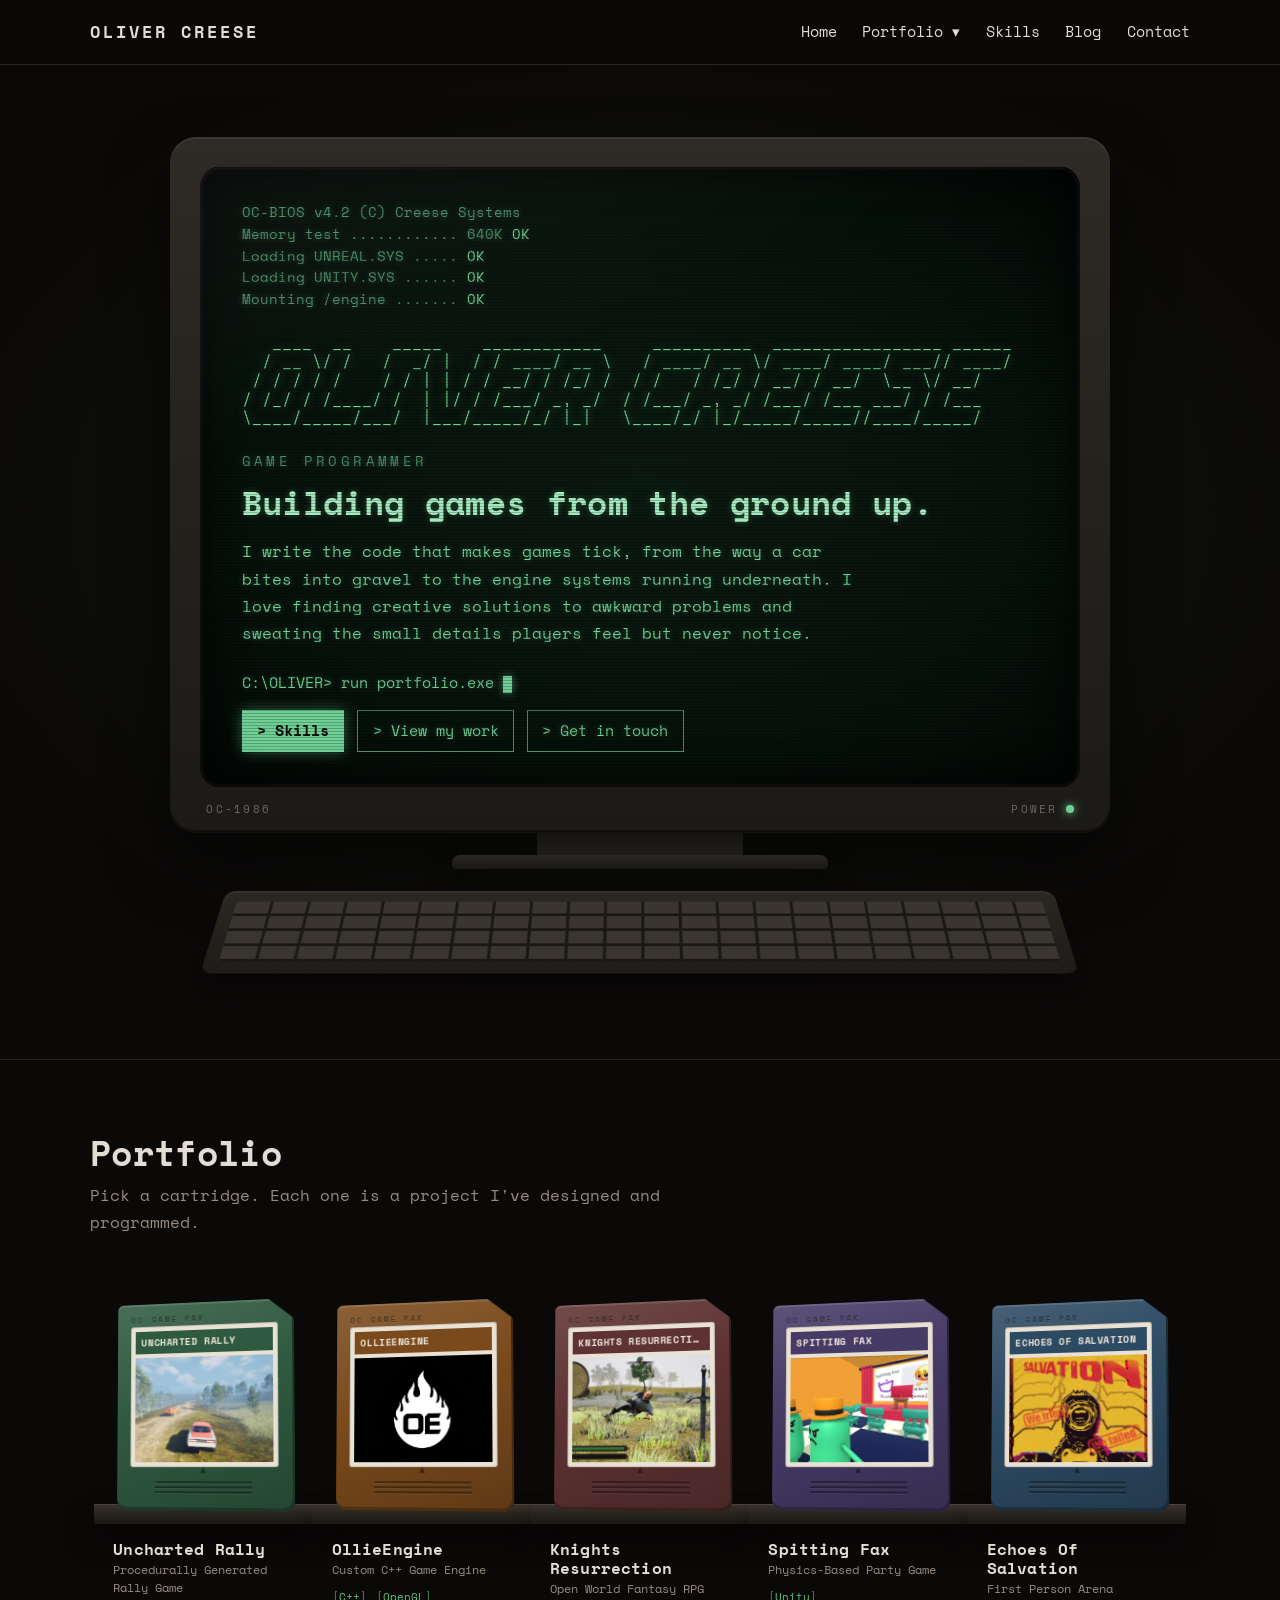
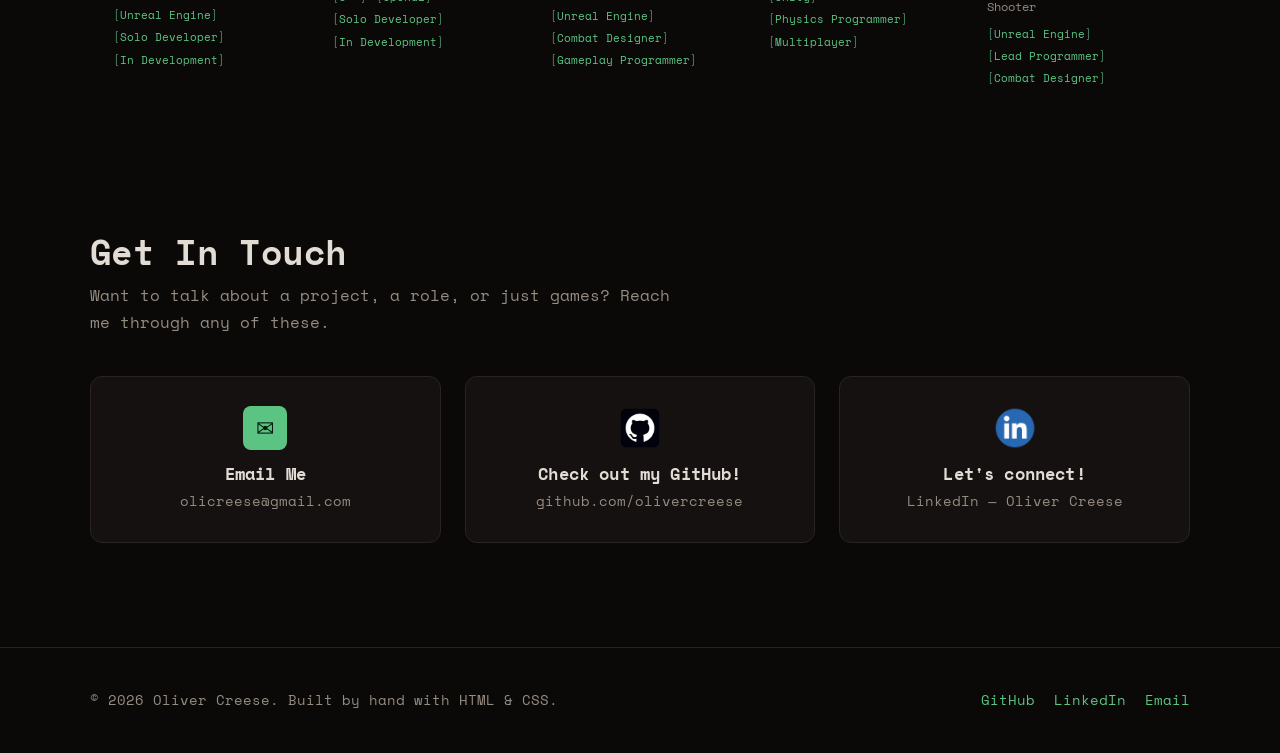
<file: index.html>
<!DOCTYPE html>
<html lang="en">
<head>
  <meta charset="UTF-8" />
  <meta name="viewport" content="width=device-width, initial-scale=1.0" />
  <title>Oliver Creese | Game Programmer</title>
  <meta name="description" content="Portfolio of Oliver Creese, a game programmer building games from the ground up in Unreal Engine, Unity and C++." />
  <link rel="preconnect" href="https://fonts.googleapis.com" />
  <link rel="preconnect" href="https://fonts.gstatic.com" crossorigin />
  <link href="https://fonts.googleapis.com/css2?family=Space+Mono:ital,wght@0,400;0,700;1,400;1,700&display=swap" rel="stylesheet" />
  <link rel="stylesheet" href="css/style.css" />
</head>
<body>

  <header class="site-header">
    <nav class="nav container">
      <a class="brand" href="index.html">OLIVER CREESE</a>
      <button class="nav-toggle" aria-label="Toggle menu">
        <span></span><span></span><span></span>
      </button>
      <ul class="nav-menu">
        <li><a href="index.html">Home</a></li>
        <li class="dropdown">
          <a href="index.html#projects">Portfolio &#9662;</a>
          <ul class="dropdown-menu">
            <li><a href="projects/uncharted-rally.html">Uncharted Rally</a></li>
            <li><a href="projects/ollie-engine.html">OllieEngine</a></li>
            <li><a href="projects/spitting-fax.html">Spitting Fax</a></li>
            <li><a href="projects/knights-resurrection.html">Knights Resurrection</a></li>
            <li><a href="projects/echoes-of-salvation.html">Echoes Of Salvation</a></li>
          </ul>
        </li>
        <li><a href="index.html#skills">Skills</a></li>
        <li><a href="blog.html">Blog</a></li>
        <li><a href="#contact">Contact</a></li>
      </ul>
    </nav>
  </header>

  <main>

    <!-- ============ Hero ============ -->
    <!-- An old-school computer: CRT monitor, stand and keyboard. Each element
         on the screen with style="--i:N" appears in that order as it boots. -->
    <section class="hero">
      <div class="container">
        <div class="setup">
          <div class="crt">
            <div class="crt-screen">
              <ul class="boot" aria-hidden="true">
                <li class="boot-line" style="--i:0">OC-BIOS v4.2  (C) Creese Systems</li>
                <li class="boot-line" style="--i:1">Memory test ............ 640K <span class="ok">OK</span></li>
                <li class="boot-line" style="--i:2">Loading UNREAL.SYS ..... <span class="ok">OK</span></li>
                <li class="boot-line" style="--i:3">Loading UNITY.SYS ...... <span class="ok">OK</span></li>
                <li class="boot-line" style="--i:4">Mounting /engine ....... <span class="ok">OK</span></li>
              </ul>

<pre class="ascii-logo wide boot-line" style="--i:5" aria-hidden="true">   ____  __    _____    ____________     __________  _________________ ______
  / __ \/ /   /  _/ |  / / ____/ __ \   / ____/ __ \/ ____/ ____/ ___// ____/
 / / / / /    / / | | / / __/ / /_/ /  / /   / /_/ / __/ / __/  \__ \/ __/
/ /_/ / /____/ /  | |/ / /___/ _, _/  / /___/ _, _/ /___/ /___ ___/ / /___
\____/_____/___/  |___/_____/_/ |_|   \____/_/ |_/_____/_____//____/_____/</pre>
<pre class="ascii-logo narrow boot-line" style="--i:5" aria-hidden="true">   ____  __    _____    ____________
  / __ \/ /   /  _/ |  / / ____/ __ \
 / / / / /    / / | | / / __/ / /_/ /
/ /_/ / /____/ /  | |/ / /___/ _, _/
\____/_____/___/  |___/_____/_/ |_|
   __________  _________________ ______
  / ____/ __ \/ ____/ ____/ ___// ____/
 / /   / /_/ / __/ / __/  \__ \/ __/
/ /___/ _, _/ /___/ /___ ___/ / /___
\____/_/ |_/_____/_____//____/_____/</pre>

              <p class="eyebrow boot-line" style="--i:6">Game Programmer</p>
              <h1 class="boot-line" style="--i:7"><span class="sr-only">Oliver Creese: </span>Building games from the ground up.</h1>
              <p class="tagline boot-line" style="--i:8">
                I write the code that makes games tick, from the way a car bites
                into gravel to the engine systems running underneath. I love finding
                creative solutions to awkward problems and sweating the small details
                players feel but never notice.
              </p>
              <p class="prompt boot-line" style="--i:9" aria-hidden="true">C:\OLIVER&gt; run portfolio.exe <span class="cursor"></span></p>
              <div class="hero-actions boot-line" style="--i:10">
                <a class="term-btn primary" href="#skills" aria-controls="skills" aria-expanded="false">Skills</a>
                <a class="term-btn" href="#projects">View my work</a>
                <a class="term-btn" href="#contact">Get in touch</a>
              </div>
              <!-- Skills: a file manager that "runs" on the screen when the Skills
                   button is pressed. To add a skill, add a button to the list and a
                   matching .skill-file (same data-skill name) to the view. -->
              <div class="skills-term" id="skills">
                <p class="prompt" style="--j:0"><span class="dim">C:\OLIVER&gt;</span> cd skills</p>
                <div class="panes" style="--j:1">
                  <div class="pane-list">
                    <p class="pane-title">C:\OLIVER\SKILLS</p>
                    <ul>
                      <li><button type="button" data-skill="unreal" aria-controls="skill-view"><span>UNREAL</span><span class="ext">EXE</span></button></li>
                      <li><button type="button" data-skill="unity" aria-controls="skill-view"><span>UNITY</span><span class="ext">EXE</span></button></li>
                      <li><button type="button" data-skill="cpp" aria-controls="skill-view"><span>CPP</span><span class="ext">SYS</span></button></li>
                      <li><button type="button" data-skill="opengl" aria-controls="skill-view"><span>OPENGL</span><span class="ext">DLL</span></button></li>
                      <li><button type="button" data-skill="maya" aria-controls="skill-view"><span>MAYA</span><span class="ext">EXE</span></button></li>
                      <li><button type="button" data-skill="git" aria-controls="skill-view"><span>GIT</span><span class="ext">BAT</span></button></li>
                    </ul>
                  </div>
                  <div class="pane-view" id="skill-view" aria-live="polite">
                    <div class="skill-file" data-skill="unreal">
                      <p class="cmd" aria-hidden="true">&gt; type UNREAL.EXE</p>
                      <h3>Unreal Engine 5</h3>
                      <p class="type">ENGINE</p>
                      <ul>
                        <li>Combat &amp; upgrade systems with input-based targeting</li>
                        <li>Procedural terrain using mesh chunking</li>
                        <li>Anim Blueprints &amp; procedural weapon recoil</li>
                        <li>Decoupled code: delegates, interfaces, inheritance</li>
                      </ul>
                    </div>
                    <div class="skill-file" data-skill="unity">
                      <p class="cmd" aria-hidden="true">&gt; type UNITY.EXE</p>
                      <h3>Unity &amp; C#</h3>
                      <p class="type">ENGINE</p>
                      <ul>
                        <li>Game jam winner, published on Steam</li>
                        <li>Multiplayer with Netcode for GameObjects</li>
                        <li>Replicated active ragdoll physics</li>
                        <li>NavMesh AI driven by state machines</li>
                      </ul>
                    </div>
                    <div class="skill-file" data-skill="cpp">
                      <p class="cmd" aria-hidden="true">&gt; type CPP.SYS</p>
                      <h3>C++ &amp; OOP</h3>
                      <p class="type">LANGUAGE</p>
                      <ul>
                        <li>Building <a href="projects/ollie-engine.html">OllieEngine</a>, my own C++ game engine</li>
                        <li>Scene graph &amp; component system without RTTI</li>
                        <li>Gameplay systems in Unreal C++</li>
                        <li>Physics, pathfinding &amp; animation in in-house engines</li>
                        <li>Smart pointers &amp; multithreaded chunk loading</li>
                      </ul>
                    </div>
                    <div class="skill-file" data-skill="opengl">
                      <p class="cmd" aria-hidden="true">&gt; type OPENGL.DLL</p>
                      <h3>OpenGL</h3>
                      <p class="type">GRAPHICS</p>
                      <ul>
                        <li>OpenGL 3.3 renderer for <a href="projects/ollie-engine.html">OllieEngine</a></li>
                        <li>Render queue, materials &amp; data-driven meshes</li>
                        <li>Custom shaders &amp; the graphics pipeline</li>
                        <li>Heightmap terrain tessellation</li>
                        <li>Shadow mapping, water &amp; reflections</li>
                        <li>Particle-based layered clouds</li>
                      </ul>
                    </div>
                    <div class="skill-file" data-skill="maya">
                      <p class="cmd" aria-hidden="true">&gt; type MAYA.EXE</p>
                      <h3>Autodesk Maya</h3>
                      <p class="type">3D ART</p>
                      <ul>
                        <li>Game-ready modelling &amp; UV unwrapping</li>
                        <li>Basic rigging</li>
                        <li>Exporting animation to Unreal &amp; Unity</li>
                      </ul>
                    </div>
                    <div class="skill-file" data-skill="git">
                      <p class="cmd" aria-hidden="true">&gt; type GIT.BAT</p>
                      <h3>Git</h3>
                      <p class="type">TOOLS</p>
                      <ul>
                        <li>Version control on every project</li>
                        <li>Branching workflows in team projects</li>
                        <li>Repositories hosted on GitHub</li>
                      </ul>
                    </div>
                  </div>
                </div>
                <p class="pane-keys" style="--j:2"><span><b>&uarr;&darr;</b> select</span><span><b>Esc</b> back</span><span>6 file(s)</span></p>
                <button type="button" class="term-btn skills-exit" style="--j:3">Back</button>
              </div>
            </div>
            <div class="crt-bezel">
              <span class="badge">OC-1986</span>
              <span class="power">Power <span class="led"></span></span>
            </div>
          </div>
          <div class="crt-neck"></div>
          <div class="crt-base"></div>
          <div class="keyboard"><div class="keys"></div></div>
        </div>
      </div>
    </section>

    <!-- ============ Projects ============ -->
    <section id="projects">
      <div class="container">
        <h2 class="section-title">Portfolio</h2>
        <p class="section-intro">Pick a cartridge. Each one is a project I've designed and programmed.</p>

        <!-- ============================================================
             ADDING A NEW PROJECT? Create its page first (copy
             projects/_template.html), then paste a cartridge like this
             into the shelf. --shell is the cartridge's plastic colour
             (pick a darkish one so the label stands out). The shelf
             wraps onto a new row by itself when it fills up.

        <a class="cart-slot" href="projects/my-new-game.html" style="--shell: #2f5a40">
          <div class="cart" aria-hidden="true">
            <div class="cart-tilt">
              <div class="cart-face">
                <span class="cart-emboss">OC GAME PAK</span>
                <div class="cart-label">
                  <div class="cart-label-top">My New Game</div>
                  <img src="assets/images/my-game-hero.jpg" alt="Describe the screenshot" />
                </div>
                <span class="cart-arrow">&#9650;</span>
                <span class="cart-grip"></span>
              </div>
            </div>
          </div>
          <div class="shelf-plank"></div>
          <div class="cart-info">
            <h3>My New Game</h3>
            <p class="cart-sub">One-line genre description</p>
            <ul class="cart-tags"><li>Unreal Engine</li><li>Your Role</li></ul>
          </div>
        </a>

             Don't forget to also add the project to the Portfolio
             dropdown menu at the top of every page.
             ============================================================ -->

        <div class="game-shelf">

          <a class="cart-slot" href="projects/uncharted-rally.html" style="--shell: #2f5a40">
            <div class="cart" aria-hidden="true">
              <div class="cart-tilt">
                <div class="cart-face">
                  <span class="cart-emboss">OC GAME PAK</span>
                  <div class="cart-label">
                    <div class="cart-label-top">Uncharted Rally</div>
                    <img src="assets/images/projects/uncharted-rally/InGame.png" alt="Procedurally generated rally stage in Uncharted Rally" />
                  </div>
                  <span class="cart-arrow">&#9650;</span>
                  <span class="cart-grip"></span>
                </div>
              </div>
            </div>
            <div class="shelf-plank"></div>
            <div class="cart-info">
              <h3>Uncharted Rally</h3>
              <p class="cart-sub">Procedurally Generated Rally Game</p>
              <ul class="cart-tags"><li>Unreal Engine</li><li>Solo Developer</li><li>In Development</li></ul>
            </div>
          </a>

          <a class="cart-slot" href="projects/ollie-engine.html" style="--shell: #7a4a1c">
            <div class="cart" aria-hidden="true">
              <div class="cart-tilt">
                <div class="cart-face">
                  <span class="cart-emboss">OC GAME PAK</span>
                  <div class="cart-label">
                    <div class="cart-label-top">OllieEngine</div>
                    <img src="assets/images/projects/ollie-engine/ollie-engine-logo.jpg" alt="The OllieEngine logo" />
                  </div>
                  <span class="cart-arrow">&#9650;</span>
                  <span class="cart-grip"></span>
                </div>
              </div>
            </div>
            <div class="shelf-plank"></div>
            <div class="cart-info">
              <h3>OllieEngine</h3>
              <p class="cart-sub">Custom C++ Game Engine</p>
              <ul class="cart-tags"><li>C++</li><li>OpenGL</li><li>Solo Developer</li><li>In Development</li></ul>
            </div>
          </a>

          <a class="cart-slot" href="projects/knights-resurrection.html" style="--shell: #5e3232">
            <div class="cart" aria-hidden="true">
              <div class="cart-tilt">
                <div class="cart-face">
                  <span class="cart-emboss">OC GAME PAK</span>
                  <div class="cart-label">
                    <div class="cart-label-top">Knights Resurrection</div>
                    <img src="assets/images/projects/knights-resurrection/MianCharacterClose.png" alt="The main character Iraemyr in Knights Resurrection" />
                  </div>
                  <span class="cart-arrow">&#9650;</span>
                  <span class="cart-grip"></span>
                </div>
              </div>
            </div>
            <div class="shelf-plank"></div>
            <div class="cart-info">
              <h3>Knights Resurrection</h3>
              <p class="cart-sub">Open World Fantasy RPG</p>
              <ul class="cart-tags"><li>Unreal Engine</li><li>Combat Designer</li><li>Gameplay Programmer</li></ul>
            </div>
          </a>

          <a class="cart-slot" href="projects/spitting-fax.html" style="--shell: #463a66">
            <div class="cart" aria-hidden="true">
              <div class="cart-tilt">
                <div class="cart-face">
                  <span class="cart-emboss">OC GAME PAK</span>
                  <div class="cart-label">
                    <div class="cart-label-top">Spitting Fax</div>
                    <img src="assets/images/projects/spitting-fax/Lobby.png" alt="Spitting Fax multiplayer lobby screen" />
                  </div>
                  <span class="cart-arrow">&#9650;</span>
                  <span class="cart-grip"></span>
                </div>
              </div>
            </div>
            <div class="shelf-plank"></div>
            <div class="cart-info">
              <h3>Spitting Fax</h3>
              <p class="cart-sub">Physics-Based Party Game</p>
              <ul class="cart-tags"><li>Unity</li><li>Physics Programmer</li><li>Multiplayer</li></ul>
            </div>
          </a>

          <a class="cart-slot" href="projects/echoes-of-salvation.html" style="--shell: #2d4a63">
            <div class="cart" aria-hidden="true">
              <div class="cart-tilt">
                <div class="cart-face">
                  <span class="cart-emboss">OC GAME PAK</span>
                  <div class="cart-label">
                    <div class="cart-label-top">Echoes Of Salvation</div>
                    <img src="assets/images/projects/echoes-of-salvation/echoes-poster.jpg" alt="Echoes Of Salvation poster of a robot holding a weapon" />
                  </div>
                  <span class="cart-arrow">&#9650;</span>
                  <span class="cart-grip"></span>
                </div>
              </div>
            </div>
            <div class="shelf-plank"></div>
            <div class="cart-info">
              <h3>Echoes Of Salvation</h3>
              <p class="cart-sub">First Person Arena Shooter</p>
              <ul class="cart-tags"><li>Unreal Engine</li><li>Lead Programmer</li><li>Combat Designer</li></ul>
            </div>
          </a>

        </div>
      </div>
    </section>

    <!-- ============ Contact ============ -->
    <section id="contact">
      <div class="container">
        <h2 class="section-title">Get In Touch</h2>
        <p class="section-intro">
          Want to talk about a project, a role, or just games? Reach me through any
          of these.
        </p>

        <div class="contact-grid">
          <a class="contact-card" href="mailto:olicreese@gmail.com">
            <div class="email-icon">&#9993;</div>
            <h3>Email Me</h3>
            <p>olicreese@gmail.com</p>
          </a>
          <a class="contact-card" href="https://github.com/olivercreese" target="_blank" rel="noopener">
            <img src="assets/images/github-logo.png" alt="GitHub logo" />
            <h3>Check out my GitHub!</h3>
            <p>github.com/olivercreese</p>
          </a>
          <a class="contact-card" href="https://uk.linkedin.com/in/oliver-creese-88675a2ab" target="_blank" rel="noopener">
            <img src="assets/images/linkedin-logo.png" alt="LinkedIn logo" />
            <h3>Let's connect!</h3>
            <p>LinkedIn — Oliver Creese</p>
          </a>
        </div>
      </div>
    </section>

  </main>

  <footer class="site-footer">
    <div class="container footer-inner">
      <p>&copy; <span id="year">2026</span> Oliver Creese. Built by hand with HTML &amp; CSS.</p>
      <div class="footer-links">
        <a href="https://github.com/olivercreese" target="_blank" rel="noopener">GitHub</a>
        <a href="https://uk.linkedin.com/in/oliver-creese-88675a2ab" target="_blank" rel="noopener">LinkedIn</a>
        <a href="mailto:olicreese@gmail.com">Email</a>
      </div>
    </div>
  </footer>

  <script src="js/main.js"></script>
</body>
</html>
</file>
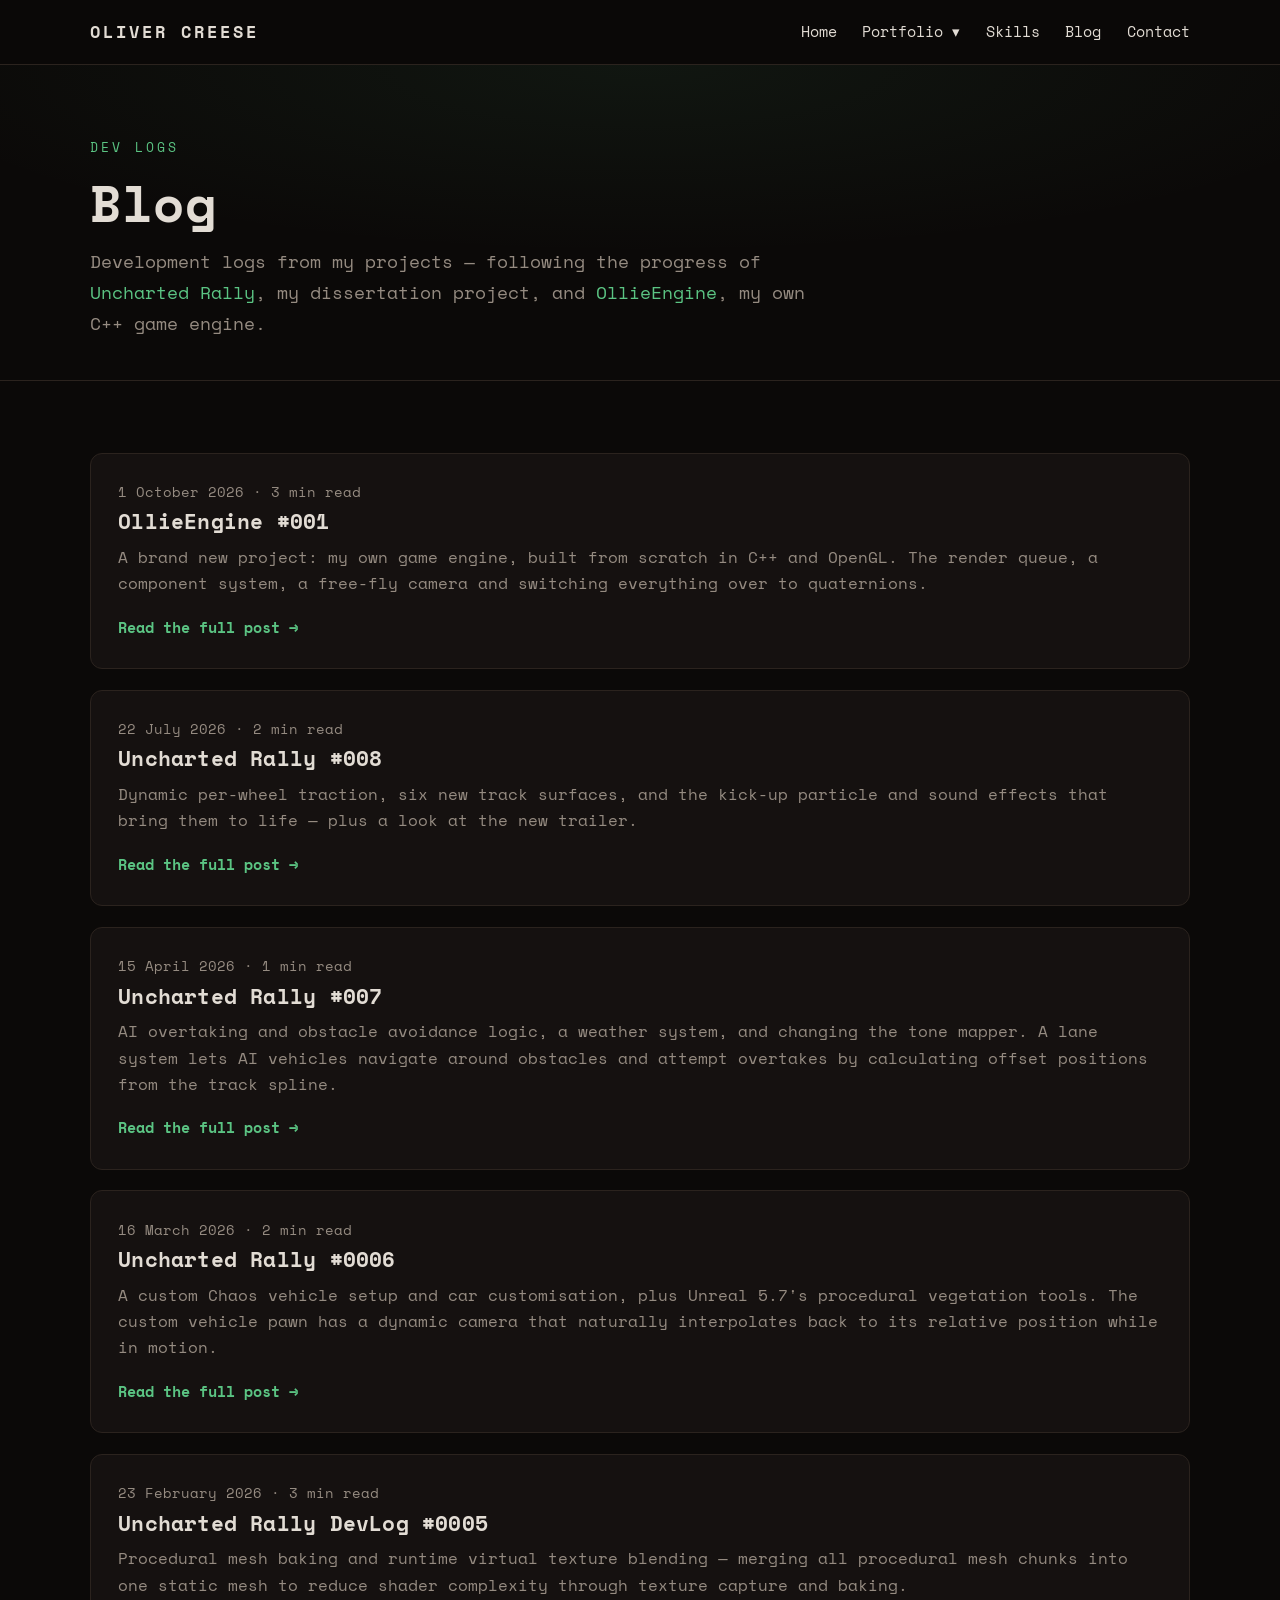
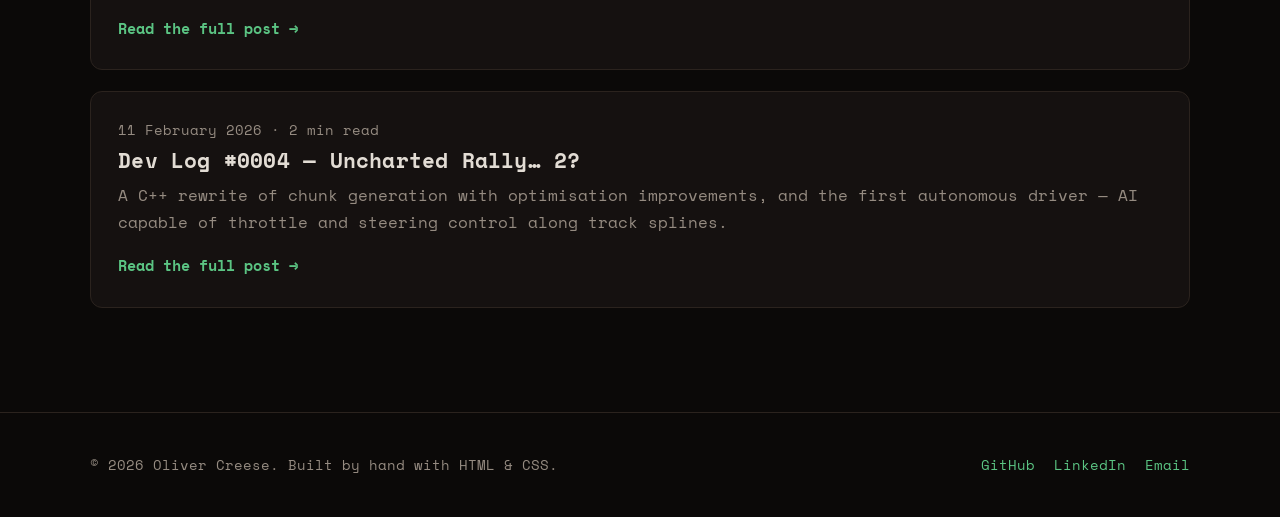
<file: blog.html>
<!DOCTYPE html>
<html lang="en">
<head>
  <meta charset="UTF-8" />
  <meta name="viewport" content="width=device-width, initial-scale=1.0" />
  <title>Blog | Oliver Creese</title>
  <meta name="description" content="Dev logs by Oliver Creese covering the development of Uncharted Rally and other game projects." />
  <link rel="preconnect" href="https://fonts.googleapis.com" />
  <link rel="preconnect" href="https://fonts.gstatic.com" crossorigin />
  <link href="https://fonts.googleapis.com/css2?family=Space+Mono:ital,wght@0,400;0,700;1,400;1,700&display=swap" rel="stylesheet" />
  <link rel="stylesheet" href="css/style.css" />
</head>
<body>

  <header class="site-header">
    <nav class="nav container">
      <a class="brand" href="index.html">OLIVER CREESE</a>
      <button class="nav-toggle" aria-label="Toggle menu">
        <span></span><span></span><span></span>
      </button>
      <ul class="nav-menu">
        <li><a href="index.html">Home</a></li>
        <li class="dropdown">
          <a href="index.html#projects">Portfolio &#9662;</a>
          <ul class="dropdown-menu">
            <li><a href="projects/uncharted-rally.html">Uncharted Rally</a></li>
            <li><a href="projects/ollie-engine.html">OllieEngine</a></li>
            <li><a href="projects/spitting-fax.html">Spitting Fax</a></li>
            <li><a href="projects/knights-resurrection.html">Knights Resurrection</a></li>
            <li><a href="projects/echoes-of-salvation.html">Echoes Of Salvation</a></li>
          </ul>
        </li>
        <li><a href="index.html#skills">Skills</a></li>
        <li><a href="blog.html">Blog</a></li>
        <li><a href="index.html#contact">Contact</a></li>
      </ul>
    </nav>
  </header>

  <main>

    <section class="page-hero">
      <div class="container">
        <p class="eyebrow">Dev Logs</p>
        <h1>Blog</h1>
        <p class="subtitle">
          Development logs from my projects — following the progress of
          <a href="projects/uncharted-rally.html">Uncharted Rally</a>, my dissertation
          project, and <a href="projects/ollie-engine.html">OllieEngine</a>, my own
          C++ game engine.
        </p>
      </div>
    </section>

    <section>
      <div class="container post-list">

        <!-- ============================================================
             ADDING A NEW POST? Create the post page first (copy
             blog/_template.html), then paste a card like this at the TOP
             of this list so newest posts come first:

        <article class="post-card">
          <p class="post-meta">1 January 2027 &middot; 2 min read</p>
          <h3>My New Post Title</h3>
          <p>
            One or two sentences teasing what the post covers.
          </p>
          <a class="card-link" href="blog/my-new-post.html">Read the full post &rarr;</a>
        </article>
             ============================================================ -->

        <article class="post-card">
          <p class="post-meta">1 October 2026 &middot; 3 min read</p>
          <h3>OllieEngine #001</h3>
          <p>
            A brand new project: my own game engine, built from scratch in C++ and
            OpenGL. The render queue, a component system, a free-fly camera and
            switching everything over to quaternions.
          </p>
          <a class="card-link" href="blog/ollie-engine-001.html">Read the full post &rarr;</a>
        </article>

        <article class="post-card">
          <p class="post-meta">22 July 2026 &middot; 2 min read</p>
          <h3>Uncharted Rally #008</h3>
          <p>
            Dynamic per-wheel traction, six new track surfaces, and the kick-up
            particle and sound effects that bring them to life &mdash; plus a
            look at the new trailer.
          </p>
          <a class="card-link" href="blog/uncharted-rally-008.html">Read the full post &rarr;</a>
        </article>

        <article class="post-card">
          <p class="post-meta">15 April 2026 &middot; 1 min read</p>
          <h3>Uncharted Rally #007</h3>
          <p>
            AI overtaking and obstacle avoidance logic, a weather system, and changing
            the tone mapper. A lane system lets AI vehicles navigate around obstacles
            and attempt overtakes by calculating offset positions from the track spline.
          </p>
          <a class="card-link" href="blog/uncharted-rally-007.html">Read the full post &rarr;</a>
        </article>

        <article class="post-card">
          <p class="post-meta">16 March 2026 &middot; 2 min read</p>
          <h3>Uncharted Rally #0006</h3>
          <p>
            A custom Chaos vehicle setup and car customisation, plus Unreal 5.7's
            procedural vegetation tools. The custom vehicle pawn has a dynamic camera
            that naturally interpolates back to its relative position while in motion.
          </p>
          <a class="card-link" href="blog/uncharted-rally-0006.html">Read the full post &rarr;</a>
        </article>

        <article class="post-card">
          <p class="post-meta">23 February 2026 &middot; 3 min read</p>
          <h3>Uncharted Rally DevLog #0005</h3>
          <p>
            Procedural mesh baking and runtime virtual texture blending — merging all
            procedural mesh chunks into one static mesh to reduce shader complexity
            through texture capture and baking.
          </p>
          <a class="card-link" href="blog/uncharted-rally-devlog-0005.html">Read the full post &rarr;</a>
        </article>

        <article class="post-card">
          <p class="post-meta">11 February 2026 &middot; 2 min read</p>
          <h3>Dev Log #0004 — Uncharted Rally&hellip; 2?</h3>
          <p>
            A C++ rewrite of chunk generation with optimisation improvements, and the
            first autonomous driver — AI capable of throttle and steering control
            along track splines.
          </p>
          <a class="card-link" href="blog/dev-log-0004-uncharted-rally-2.html">Read the full post &rarr;</a>
        </article>

      </div>
    </section>

  </main>

  <footer class="site-footer">
    <div class="container footer-inner">
      <p>&copy; <span id="year">2026</span> Oliver Creese. Built by hand with HTML &amp; CSS.</p>
      <div class="footer-links">
        <a href="https://github.com/olivercreese" target="_blank" rel="noopener">GitHub</a>
        <a href="https://uk.linkedin.com/in/oliver-creese-88675a2ab" target="_blank" rel="noopener">LinkedIn</a>
        <a href="mailto:olicreese@gmail.com">Email</a>
      </div>
    </div>
  </footer>

  <script src="js/main.js"></script>
</body>
</html>
</file>
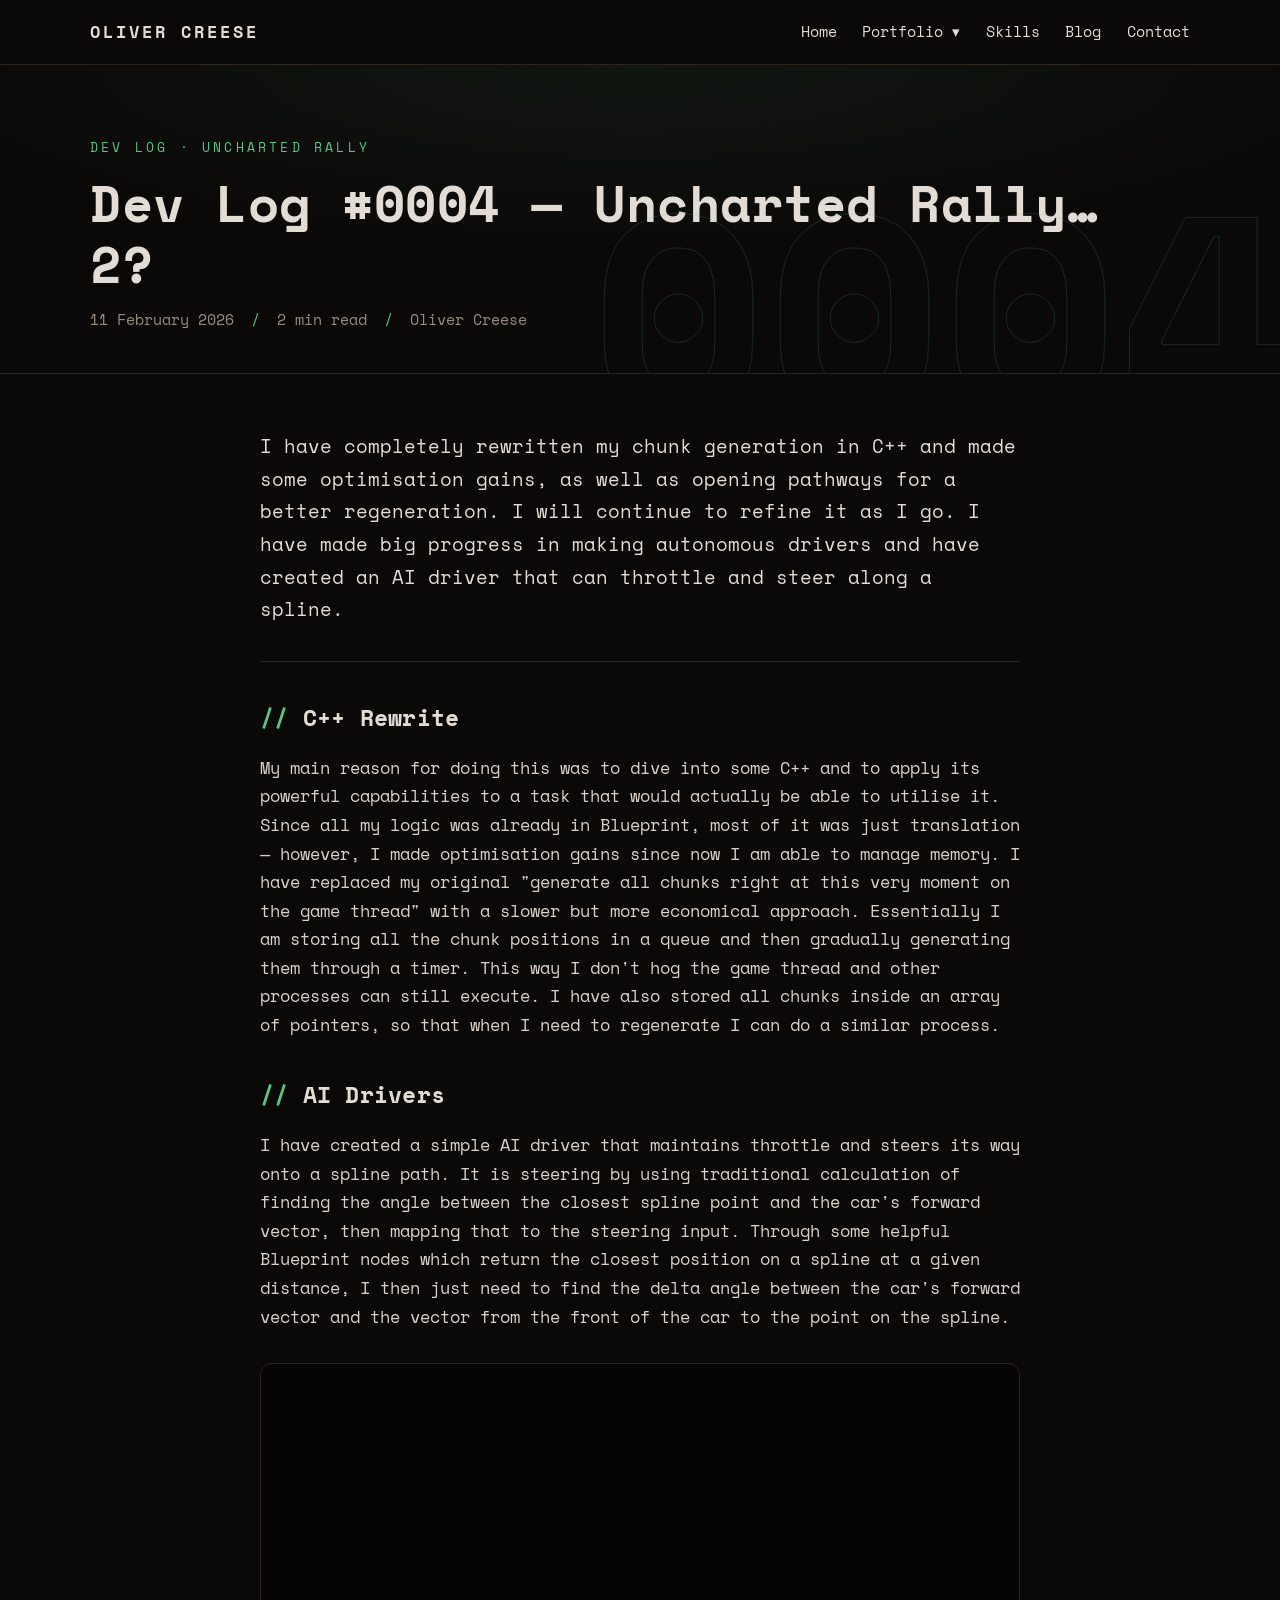
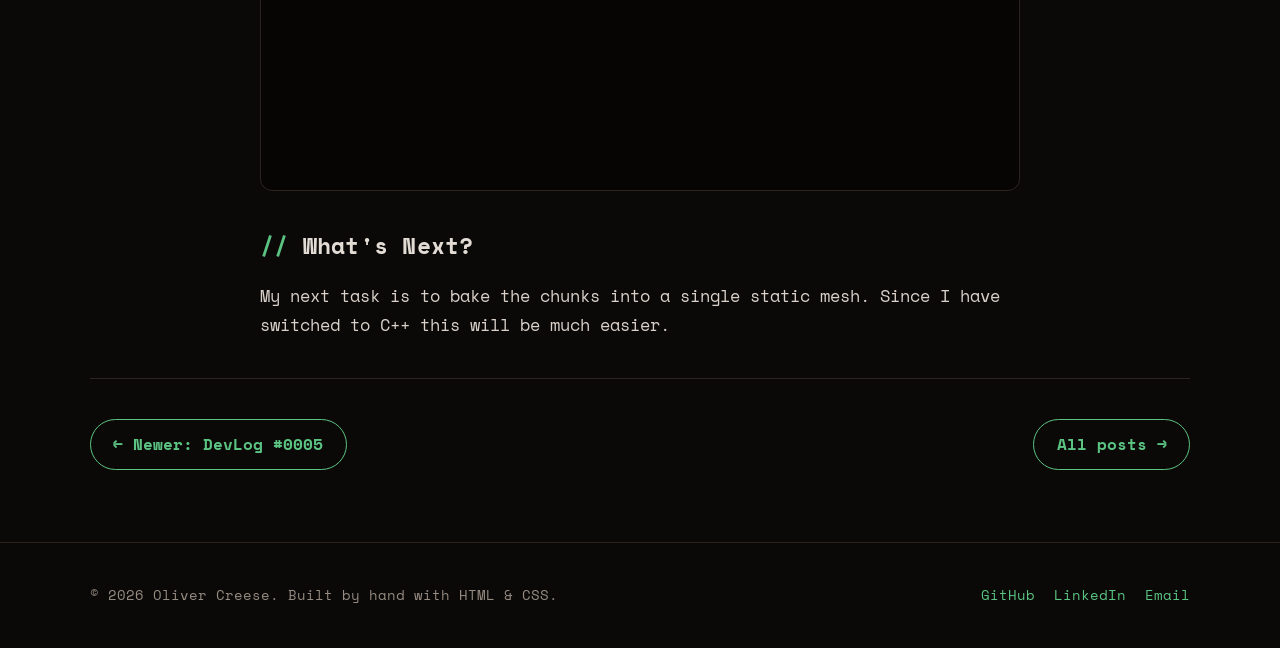
<file: blog/dev-log-0004-uncharted-rally-2.html>
<!DOCTYPE html>
<html lang="en">
<head>
  <meta charset="UTF-8" />
  <meta name="viewport" content="width=device-width, initial-scale=1.0" />
  <title>Dev Log #0004 — Uncharted Rally... 2? | Oliver Creese</title>
  <meta name="description" content="Dev log #0004 for Uncharted Rally: rewriting chunk generation in C++ and building the first autonomous AI driver." />
  <link rel="preconnect" href="https://fonts.googleapis.com" />
  <link rel="preconnect" href="https://fonts.gstatic.com" crossorigin />
  <link href="https://fonts.googleapis.com/css2?family=Space+Mono:ital,wght@0,400;0,700;1,400;1,700&display=swap" rel="stylesheet" />
  <link rel="stylesheet" href="../css/style.css" />
</head>
<body>

  <header class="site-header">
    <nav class="nav container">
      <a class="brand" href="../index.html">OLIVER CREESE</a>
      <button class="nav-toggle" aria-label="Toggle menu">
        <span></span><span></span><span></span>
      </button>
      <ul class="nav-menu">
        <li><a href="../index.html">Home</a></li>
        <li class="dropdown">
          <a href="../index.html#projects">Portfolio &#9662;</a>
          <ul class="dropdown-menu">
            <li><a href="../projects/uncharted-rally.html">Uncharted Rally</a></li>
            <li><a href="../projects/ollie-engine.html">OllieEngine</a></li>
            <li><a href="../projects/spitting-fax.html">Spitting Fax</a></li>
            <li><a href="../projects/knights-resurrection.html">Knights Resurrection</a></li>
            <li><a href="../projects/echoes-of-salvation.html">Echoes Of Salvation</a></li>
          </ul>
        </li>
        <li><a href="../index.html#skills">Skills</a></li>
        <li><a href="../blog.html">Blog</a></li>
        <li><a href="../index.html#contact">Contact</a></li>
      </ul>
    </nav>
  </header>

  <main>

    <section class="page-hero post-hero" data-num="0004">
      <div class="container">
        <p class="eyebrow">Dev Log &middot; Uncharted Rally</p>
        <h1>Dev Log #0004 — Uncharted Rally&hellip; 2?</h1>
        <p class="post-info">11 February 2026 <span class="sep">/</span> 2 min read <span class="sep">/</span> Oliver Creese</p>
      </div>
    </section>

    <article class="post-body container">
      <p class="post-lead">
        I have completely rewritten my chunk generation in C++ and made some
        optimisation gains, as well as opening pathways for a better regeneration.
        I will continue to refine it as I go. I have made big progress in making
        autonomous drivers and have created an AI driver that can throttle and steer
        along a spline.
      </p>

      <hr class="post-divider" />

      <h2>C++ Rewrite</h2>
      <p>
        My main reason for doing this was to dive into some C++ and to apply its
        powerful capabilities to a task that would actually be able to utilise it.
        Since all my logic was already in Blueprint, most of it was just translation
        — however, I made optimisation gains since now I am able to manage memory. I
        have replaced my original "generate all chunks right at this very moment on
        the game thread" with a slower but more economical approach. Essentially I
        am storing all the chunk positions in a queue and then gradually generating
        them through a timer. This way I don't hog the game thread and other
        processes can still execute. I have also stored all chunks inside an array
        of pointers, so that when I need to regenerate I can do a similar process.
      </p>

      <h2>AI Drivers</h2>
      <p>
        I have created a simple AI driver that maintains throttle and steers its way
        onto a spline path. It is steering by using traditional calculation of
        finding the angle between the closest spline point and the car's forward
        vector, then mapping that to the steering input. Through some helpful
        Blueprint nodes which return the closest position on a spline at a given
        distance, I then just need to find the delta angle between the car's forward
        vector and the vector from the front of the car to the point on the spline.
      </p>

      <div class="video-embed">
        <iframe src="https://www.youtube.com/embed/nZiKq3KlF9U"
                title="Uncharted Rally dev log #0004 video"
                allow="accelerometer; autoplay; clipboard-write; encrypted-media; gyroscope; picture-in-picture"
                allowfullscreen></iframe>
      </div>

      <h2>What's Next?</h2>
      <p>
        My next task is to bake the chunks into a single static mesh. Since I have
        switched to C++ this will be much easier.
      </p>
    </article>

    <div class="container project-nav">
      <a class="btn btn-ghost" href="uncharted-rally-devlog-0005.html">&larr; Newer: DevLog #0005</a>
      <a class="btn btn-ghost" href="../blog.html">All posts &rarr;</a>
    </div>

  </main>

  <footer class="site-footer">
    <div class="container footer-inner">
      <p>&copy; <span id="year">2026</span> Oliver Creese. Built by hand with HTML &amp; CSS.</p>
      <div class="footer-links">
        <a href="https://github.com/olivercreese" target="_blank" rel="noopener">GitHub</a>
        <a href="https://uk.linkedin.com/in/oliver-creese-88675a2ab" target="_blank" rel="noopener">LinkedIn</a>
        <a href="mailto:olicreese@gmail.com">Email</a>
      </div>
    </div>
  </footer>

  <script src="../js/main.js"></script>
</body>
</html>
</file>
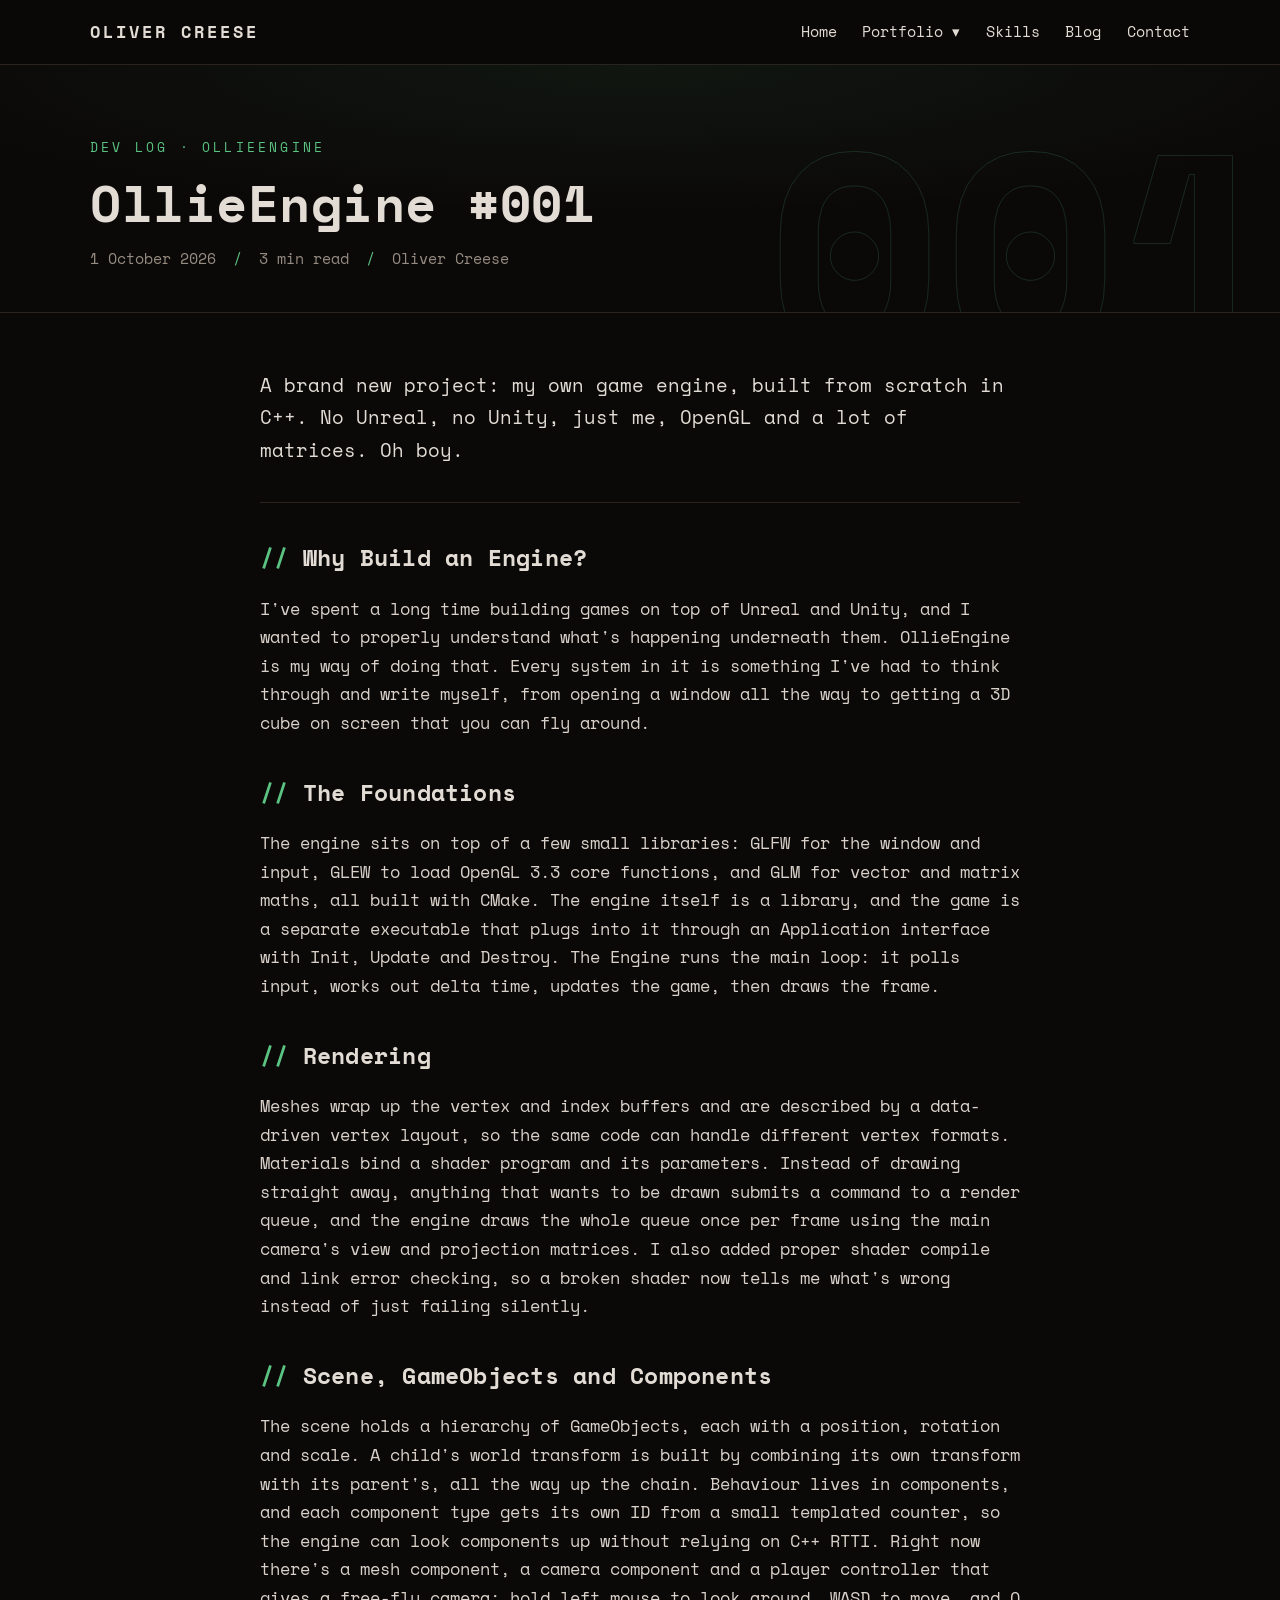
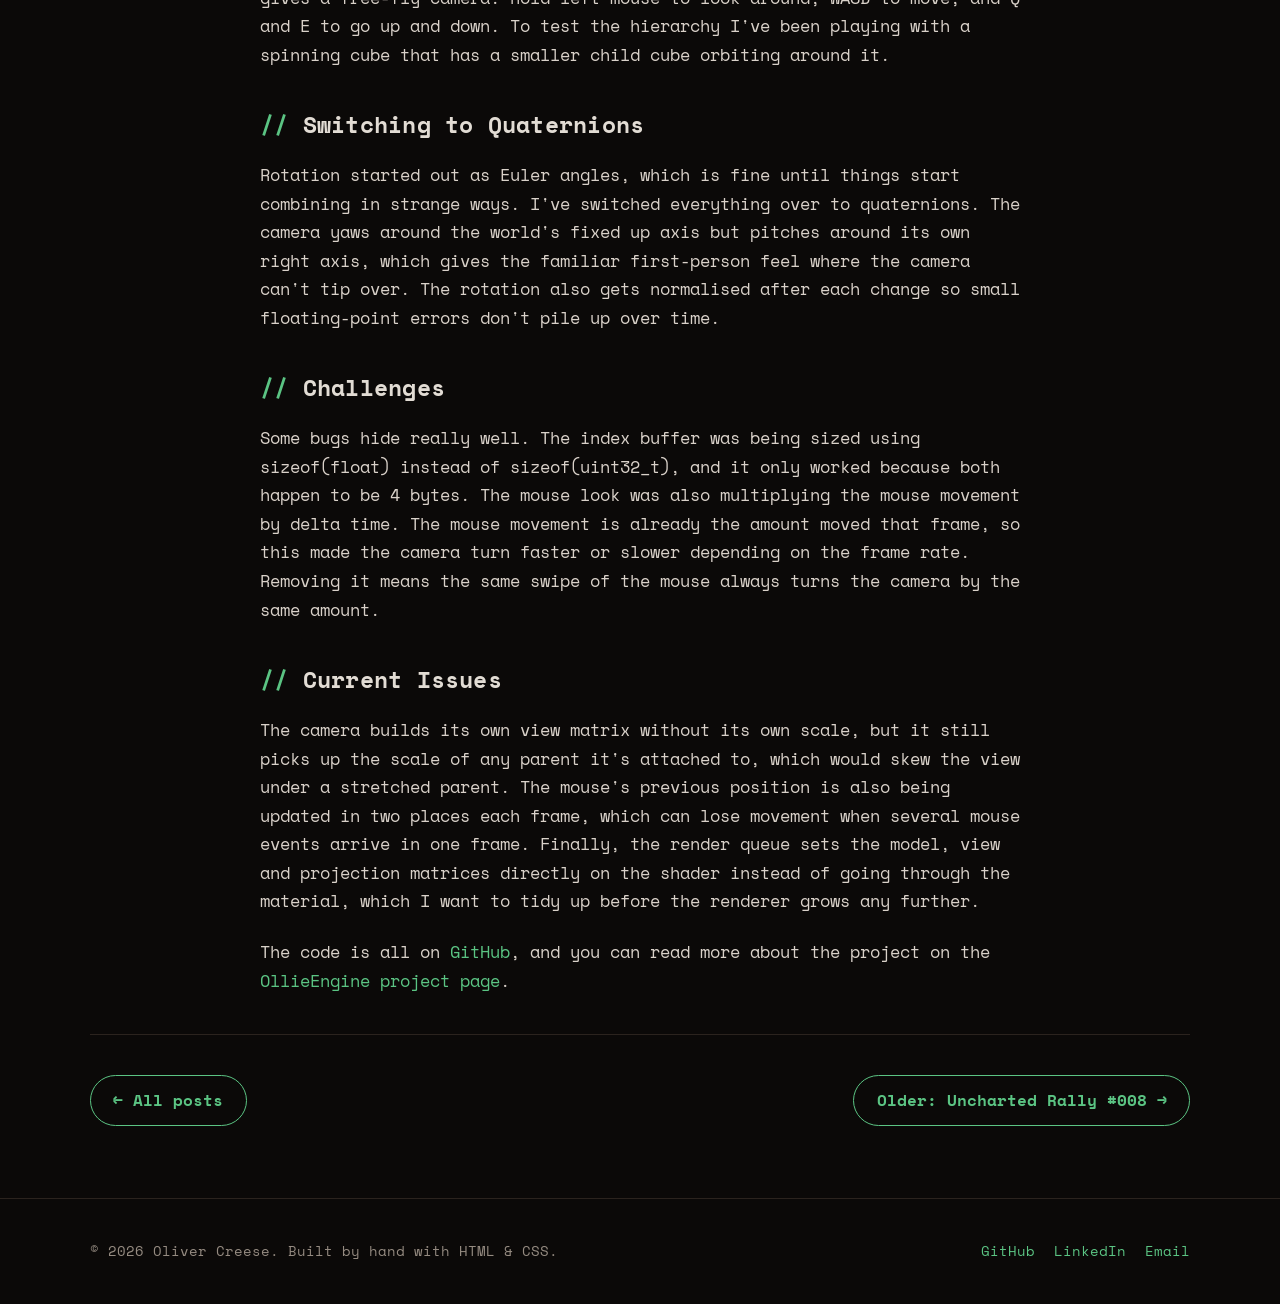
<file: blog/ollie-engine-001.html>
<!DOCTYPE html>
<html lang="en">
<head>
  <meta charset="UTF-8" />
  <meta name="viewport" content="width=device-width, initial-scale=1.0" />
  <title>OllieEngine #001 | Oliver Creese</title>
  <meta name="description" content="The first OllieEngine dev log: building a game engine from scratch in C++ and OpenGL, from the render queue and component system to switching to quaternions." />
  <link rel="preconnect" href="https://fonts.googleapis.com" />
  <link rel="preconnect" href="https://fonts.gstatic.com" crossorigin />
  <link href="https://fonts.googleapis.com/css2?family=Space+Mono:ital,wght@0,400;0,700;1,400;1,700&display=swap" rel="stylesheet" />
  <link rel="stylesheet" href="../css/style.css" />
</head>
<body>

  <header class="site-header">
    <nav class="nav container">
      <a class="brand" href="../index.html">OLIVER CREESE</a>
      <button class="nav-toggle" aria-label="Toggle menu">
        <span></span><span></span><span></span>
      </button>
      <ul class="nav-menu">
        <li><a href="../index.html">Home</a></li>
        <li class="dropdown">
          <a href="../index.html#projects">Portfolio &#9662;</a>
          <ul class="dropdown-menu">
            <li><a href="../projects/uncharted-rally.html">Uncharted Rally</a></li>
            <li><a href="../projects/ollie-engine.html">OllieEngine</a></li>
            <li><a href="../projects/spitting-fax.html">Spitting Fax</a></li>
            <li><a href="../projects/knights-resurrection.html">Knights Resurrection</a></li>
            <li><a href="../projects/echoes-of-salvation.html">Echoes Of Salvation</a></li>
          </ul>
        </li>
        <li><a href="../index.html#skills">Skills</a></li>
        <li><a href="../blog.html">Blog</a></li>
        <li><a href="../index.html#contact">Contact</a></li>
      </ul>
    </nav>
  </header>

  <main>

    <section class="page-hero post-hero" data-num="001">
      <div class="container">
        <p class="eyebrow">Dev Log &middot; OllieEngine</p>
        <h1>OllieEngine #001</h1>
        <p class="post-info">1 October 2026 <span class="sep">/</span> 3 min read <span class="sep">/</span> Oliver Creese</p>
      </div>
    </section>

    <article class="post-body container">
      <p class="post-lead">
        A brand new project: my own game engine, built from scratch in C++. No
        Unreal, no Unity, just me, OpenGL and a lot of matrices. Oh boy.
      </p>

      <hr class="post-divider" />

      <h2>Why Build an Engine?</h2>
      <p>
        I've spent a long time building games on top of Unreal and Unity, and I
        wanted to properly understand what's happening underneath them. OllieEngine
        is my way of doing that. Every system in it is something I've had to think
        through and write myself, from opening a window all the way to getting a
        3D cube on screen that you can fly around.
      </p>

      <h2>The Foundations</h2>
      <p>
        The engine sits on top of a few small libraries: GLFW for the window and
        input, GLEW to load OpenGL 3.3 core functions, and GLM for vector and
        matrix maths, all built with CMake. The engine itself is a library, and
        the game is a separate executable that plugs into it through an
        Application interface with Init, Update and Destroy. The Engine runs the
        main loop: it polls input, works out delta time, updates the game, then
        draws the frame.
      </p>

      <h2>Rendering</h2>
      <p>
        Meshes wrap up the vertex and index buffers and are described by a
        data-driven vertex layout, so the same code can handle different vertex
        formats. Materials bind a shader program and its parameters. Instead of
        drawing straight away, anything that wants to be drawn submits a command
        to a render queue, and the engine draws the whole queue once per frame
        using the main camera's view and projection matrices. I also added proper
        shader compile and link error checking, so a broken shader now tells me
        what's wrong instead of just failing silently.
      </p>

      <h2>Scene, GameObjects and Components</h2>
      <p>
        The scene holds a hierarchy of GameObjects, each with a position, rotation
        and scale. A child's world transform is built by combining its own
        transform with its parent's, all the way up the chain. Behaviour lives in
        components, and each component type gets its own ID from a small templated
        counter, so the engine can look components up without relying on C++
        RTTI. Right now there's a mesh component, a camera component and a player
        controller that gives a free-fly camera: hold left mouse to look around,
        WASD to move, and Q and E to go up and down. To test the hierarchy I've
        been playing with a spinning cube that has a smaller child cube orbiting
        around it.
      </p>

      <h2>Switching to Quaternions</h2>
      <p>
        Rotation started out as Euler angles, which is fine until things start
        combining in strange ways. I've switched everything over to quaternions.
        The camera yaws around the world's fixed up axis but pitches around its
        own right axis, which gives the familiar first-person feel where the
        camera can't tip over. The rotation also gets normalised after each change
        so small floating-point errors don't pile up over time.
      </p>

      <h2>Challenges</h2>
      <p>
        Some bugs hide really well. The index buffer was being sized using
        sizeof(float) instead of sizeof(uint32_t), and it only worked because both
        happen to be 4 bytes. The mouse look was also multiplying the mouse
        movement by delta time. The mouse movement is already the amount moved
        that frame, so this made the camera turn faster or slower depending on the
        frame rate. Removing it means the same swipe of the mouse always turns the
        camera by the same amount.
      </p>

      <h2>Current Issues</h2>
      <p>
        The camera builds its own view matrix without its own scale, but it still
        picks up the scale of any parent it's attached to, which would skew the
        view under a stretched parent. The mouse's previous position is also being
        updated in two places each frame, which can lose movement when several
        mouse events arrive in one frame. Finally, the render queue sets the model,
        view and projection matrices directly on the shader instead of going
        through the material, which I want to tidy up before the renderer grows
        any further.
      </p>

      <p>
        The code is all on
        <a href="https://github.com/olivercreese/OllieEngine" target="_blank" rel="noopener">GitHub</a>,
        and you can read more about the project on the
        <a href="../projects/ollie-engine.html">OllieEngine project page</a>.
      </p>
    </article>

    <div class="container project-nav">
      <a class="btn btn-ghost" href="../blog.html">&larr; All posts</a>
      <a class="btn btn-ghost" href="uncharted-rally-008.html">Older: Uncharted Rally #008 &rarr;</a>
    </div>

  </main>

  <footer class="site-footer">
    <div class="container footer-inner">
      <p>&copy; <span id="year">2026</span> Oliver Creese. Built by hand with HTML &amp; CSS.</p>
      <div class="footer-links">
        <a href="https://github.com/olivercreese" target="_blank" rel="noopener">GitHub</a>
        <a href="https://uk.linkedin.com/in/oliver-creese-88675a2ab" target="_blank" rel="noopener">LinkedIn</a>
        <a href="mailto:olicreese@gmail.com">Email</a>
      </div>
    </div>
  </footer>

  <script src="../js/main.js"></script>
</body>
</html>
</file>
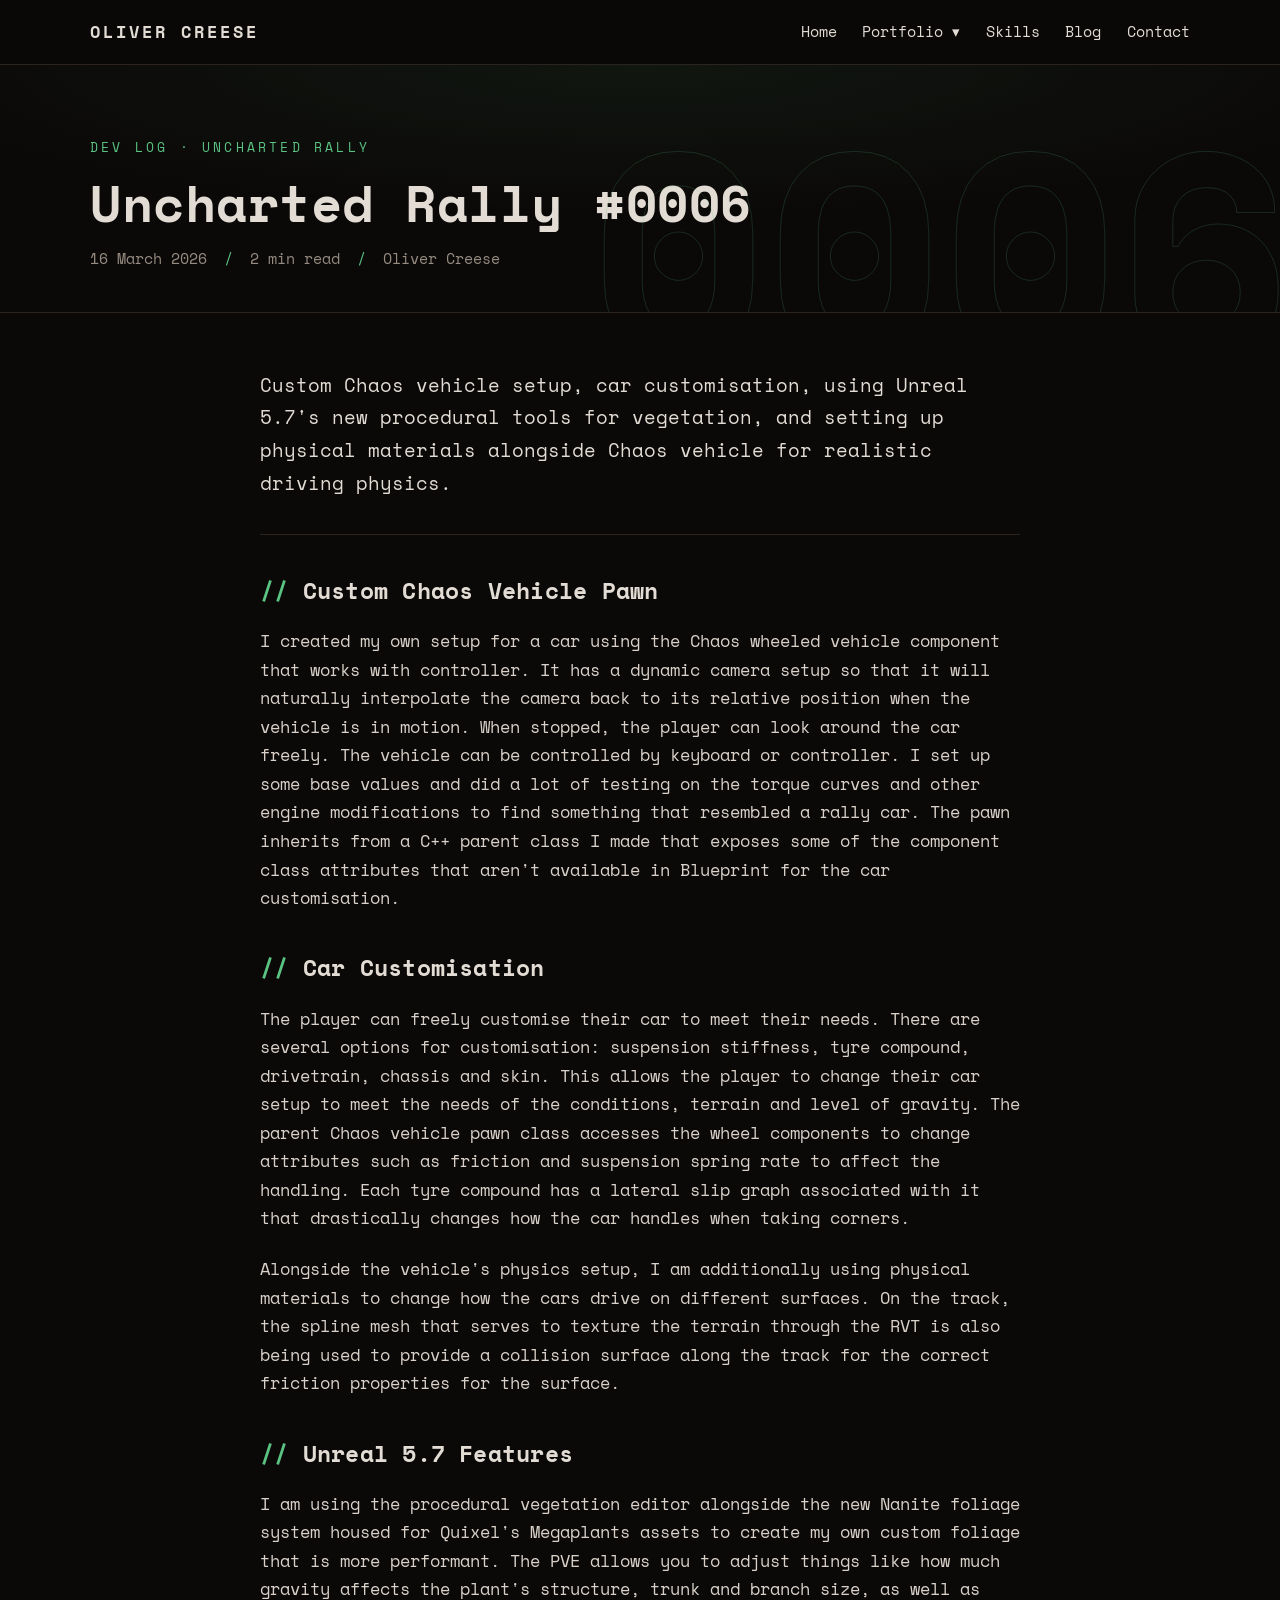
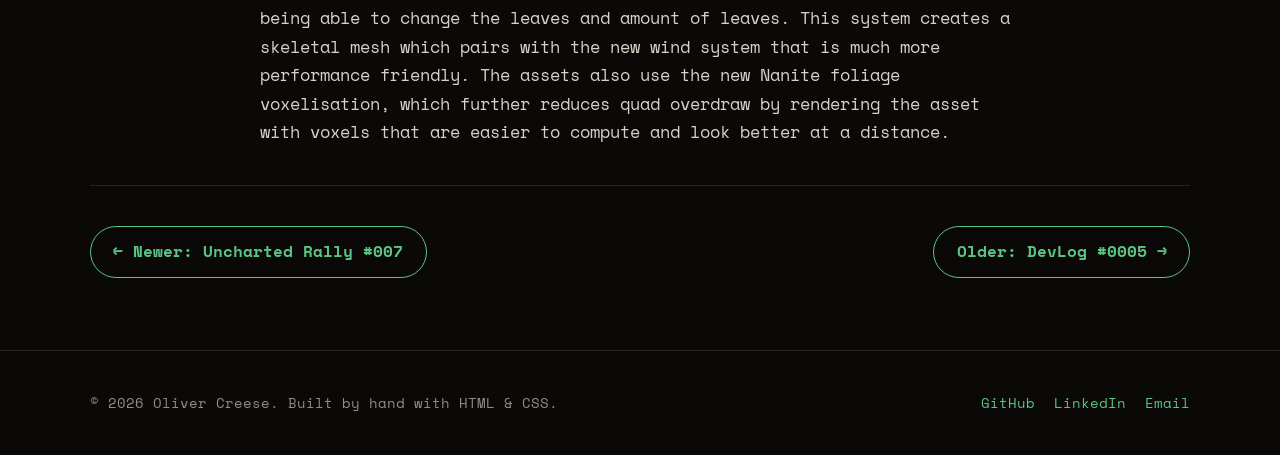
<file: blog/uncharted-rally-0006.html>
<!DOCTYPE html>
<html lang="en">
<head>
  <meta charset="UTF-8" />
  <meta name="viewport" content="width=device-width, initial-scale=1.0" />
  <title>Uncharted Rally #0006 | Oliver Creese</title>
  <meta name="description" content="Dev log #0006 for Uncharted Rally: custom Chaos vehicle pawn, car customisation, and Unreal 5.7's procedural vegetation tools." />
  <link rel="preconnect" href="https://fonts.googleapis.com" />
  <link rel="preconnect" href="https://fonts.gstatic.com" crossorigin />
  <link href="https://fonts.googleapis.com/css2?family=Space+Mono:ital,wght@0,400;0,700;1,400;1,700&display=swap" rel="stylesheet" />
  <link rel="stylesheet" href="../css/style.css" />
</head>
<body>

  <header class="site-header">
    <nav class="nav container">
      <a class="brand" href="../index.html">OLIVER CREESE</a>
      <button class="nav-toggle" aria-label="Toggle menu">
        <span></span><span></span><span></span>
      </button>
      <ul class="nav-menu">
        <li><a href="../index.html">Home</a></li>
        <li class="dropdown">
          <a href="../index.html#projects">Portfolio &#9662;</a>
          <ul class="dropdown-menu">
            <li><a href="../projects/uncharted-rally.html">Uncharted Rally</a></li>
            <li><a href="../projects/ollie-engine.html">OllieEngine</a></li>
            <li><a href="../projects/spitting-fax.html">Spitting Fax</a></li>
            <li><a href="../projects/knights-resurrection.html">Knights Resurrection</a></li>
            <li><a href="../projects/echoes-of-salvation.html">Echoes Of Salvation</a></li>
          </ul>
        </li>
        <li><a href="../index.html#skills">Skills</a></li>
        <li><a href="../blog.html">Blog</a></li>
        <li><a href="../index.html#contact">Contact</a></li>
      </ul>
    </nav>
  </header>

  <main>

    <section class="page-hero post-hero" data-num="0006">
      <div class="container">
        <p class="eyebrow">Dev Log &middot; Uncharted Rally</p>
        <h1>Uncharted Rally #0006</h1>
        <p class="post-info">16 March 2026 <span class="sep">/</span> 2 min read <span class="sep">/</span> Oliver Creese</p>
      </div>
    </section>

    <article class="post-body container">
      <p class="post-lead">
        Custom Chaos vehicle setup, car customisation, using Unreal 5.7's new
        procedural tools for vegetation, and setting up physical materials alongside
        Chaos vehicle for realistic driving physics.
      </p>

      <hr class="post-divider" />

      <h2>Custom Chaos Vehicle Pawn</h2>
      <p>
        I created my own setup for a car using the Chaos wheeled vehicle component
        that works with controller. It has a dynamic camera setup so that it will
        naturally interpolate the camera back to its relative position when the
        vehicle is in motion. When stopped, the player can look around the car
        freely. The vehicle can be controlled by keyboard or controller. I set up
        some base values and did a lot of testing on the torque curves and other
        engine modifications to find something that resembled a rally car. The pawn
        inherits from a C++ parent class I made that exposes some of the component
        class attributes that aren't available in Blueprint for the car
        customisation.
      </p>

      <h2>Car Customisation</h2>
      <p>
        The player can freely customise their car to meet their needs. There are
        several options for customisation: suspension stiffness, tyre compound,
        drivetrain, chassis and skin. This allows the player to change their car
        setup to meet the needs of the conditions, terrain and level of gravity. The
        parent Chaos vehicle pawn class accesses the wheel components to change
        attributes such as friction and suspension spring rate to affect the
        handling. Each tyre compound has a lateral slip graph associated with it
        that drastically changes how the car handles when taking corners.
      </p>
      <p>
        Alongside the vehicle's physics setup, I am additionally using physical
        materials to change how the cars drive on different surfaces. On the track,
        the spline mesh that serves to texture the terrain through the RVT is also
        being used to provide a collision surface along the track for the correct
        friction properties for the surface.
      </p>

      <h2>Unreal 5.7 Features</h2>
      <p>
        I am using the procedural vegetation editor alongside the new Nanite foliage
        system housed for Quixel's Megaplants assets to create my own custom foliage
        that is more performant. The PVE allows you to adjust things like how much
        gravity affects the plant's structure, trunk and branch size, as well as
        being able to change the leaves and amount of leaves. This system creates a
        skeletal mesh which pairs with the new wind system that is much more
        performance friendly. The assets also use the new Nanite foliage
        voxelisation, which further reduces quad overdraw by rendering the asset
        with voxels that are easier to compute and look better at a distance.
      </p>
    </article>

    <div class="container project-nav">
      <a class="btn btn-ghost" href="uncharted-rally-007.html">&larr; Newer: Uncharted Rally #007</a>
      <a class="btn btn-ghost" href="uncharted-rally-devlog-0005.html">Older: DevLog #0005 &rarr;</a>
    </div>

  </main>

  <footer class="site-footer">
    <div class="container footer-inner">
      <p>&copy; <span id="year">2026</span> Oliver Creese. Built by hand with HTML &amp; CSS.</p>
      <div class="footer-links">
        <a href="https://github.com/olivercreese" target="_blank" rel="noopener">GitHub</a>
        <a href="https://uk.linkedin.com/in/oliver-creese-88675a2ab" target="_blank" rel="noopener">LinkedIn</a>
        <a href="mailto:olicreese@gmail.com">Email</a>
      </div>
    </div>
  </footer>

  <script src="../js/main.js"></script>
</body>
</html>
</file>
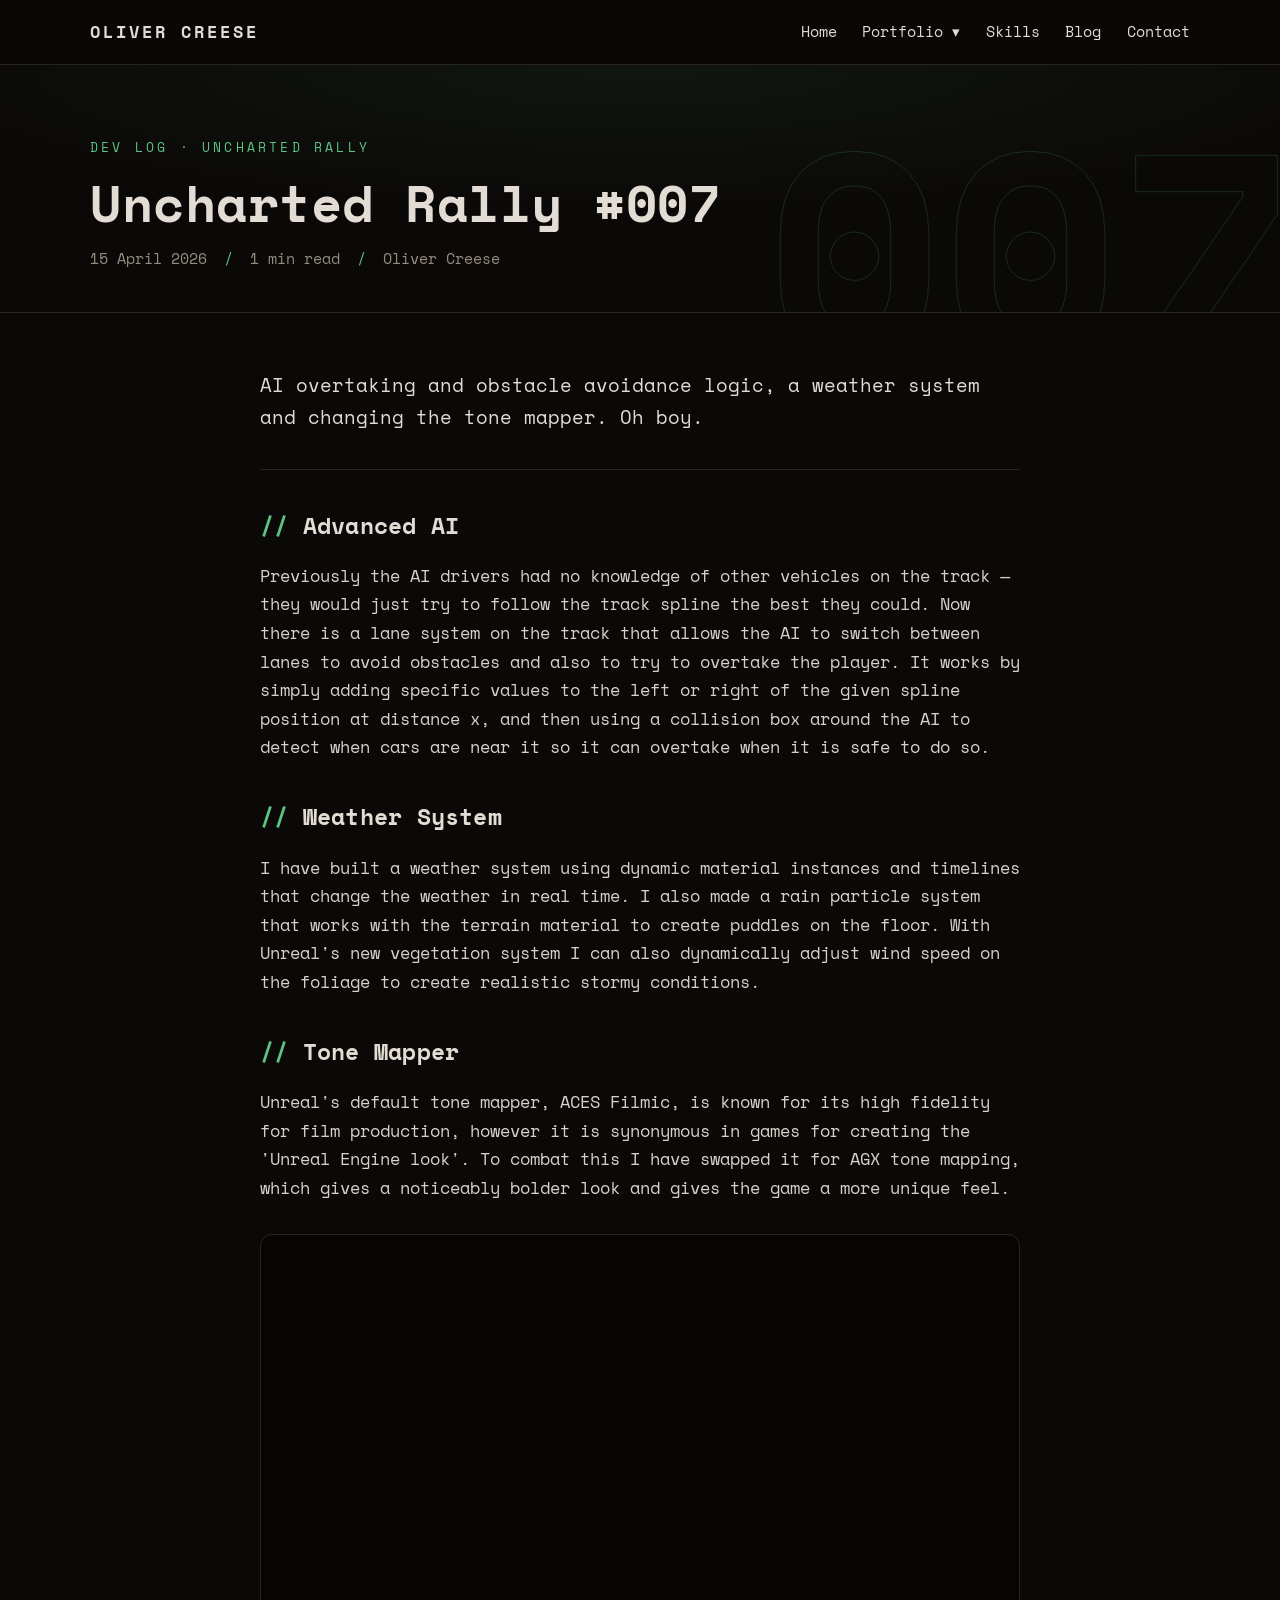
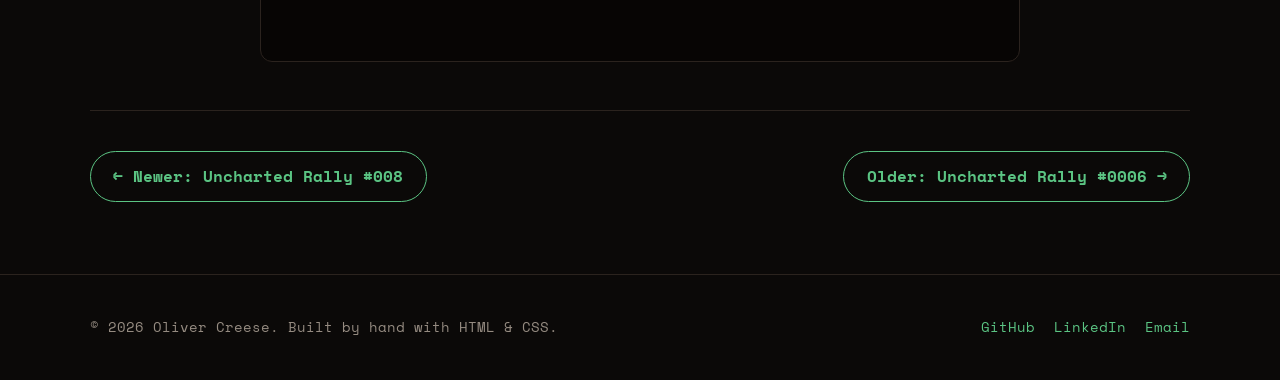
<file: blog/uncharted-rally-007.html>
<!DOCTYPE html>
<html lang="en">
<head>
  <meta charset="UTF-8" />
  <meta name="viewport" content="width=device-width, initial-scale=1.0" />
  <title>Uncharted Rally #007 | Oliver Creese</title>
  <meta name="description" content="Dev log #007 for Uncharted Rally: AI overtaking and obstacle avoidance, a dynamic weather system, and switching to the AGX tone mapper." />
  <link rel="preconnect" href="https://fonts.googleapis.com" />
  <link rel="preconnect" href="https://fonts.gstatic.com" crossorigin />
  <link href="https://fonts.googleapis.com/css2?family=Space+Mono:ital,wght@0,400;0,700;1,400;1,700&display=swap" rel="stylesheet" />
  <link rel="stylesheet" href="../css/style.css" />
</head>
<body>

  <header class="site-header">
    <nav class="nav container">
      <a class="brand" href="../index.html">OLIVER CREESE</a>
      <button class="nav-toggle" aria-label="Toggle menu">
        <span></span><span></span><span></span>
      </button>
      <ul class="nav-menu">
        <li><a href="../index.html">Home</a></li>
        <li class="dropdown">
          <a href="../index.html#projects">Portfolio &#9662;</a>
          <ul class="dropdown-menu">
            <li><a href="../projects/uncharted-rally.html">Uncharted Rally</a></li>
            <li><a href="../projects/ollie-engine.html">OllieEngine</a></li>
            <li><a href="../projects/spitting-fax.html">Spitting Fax</a></li>
            <li><a href="../projects/knights-resurrection.html">Knights Resurrection</a></li>
            <li><a href="../projects/echoes-of-salvation.html">Echoes Of Salvation</a></li>
          </ul>
        </li>
        <li><a href="../index.html#skills">Skills</a></li>
        <li><a href="../blog.html">Blog</a></li>
        <li><a href="../index.html#contact">Contact</a></li>
      </ul>
    </nav>
  </header>

  <main>

    <section class="page-hero post-hero" data-num="007">
      <div class="container">
        <p class="eyebrow">Dev Log &middot; Uncharted Rally</p>
        <h1>Uncharted Rally #007</h1>
        <p class="post-info">15 April 2026 <span class="sep">/</span> 1 min read <span class="sep">/</span> Oliver Creese</p>
      </div>
    </section>

    <article class="post-body container">
      <p class="post-lead">
        AI overtaking and obstacle avoidance logic, a weather system and changing
        the tone mapper. Oh boy.
      </p>

      <hr class="post-divider" />

      <h2>Advanced AI</h2>
      <p>
        Previously the AI drivers had no knowledge of other vehicles on the track —
        they would just try to follow the track spline the best they could. Now
        there is a lane system on the track that allows the AI to switch between
        lanes to avoid obstacles and also to try to overtake the player. It works by
        simply adding specific values to the left or right of the given spline
        position at distance x, and then using a collision box around the AI to
        detect when cars are near it so it can overtake when it is safe to do so.
      </p>

      <h2>Weather System</h2>
      <p>
        I have built a weather system using dynamic material instances and timelines
        that change the weather in real time. I also made a rain particle system
        that works with the terrain material to create puddles on the floor. With
        Unreal's new vegetation system I can also dynamically adjust wind speed on
        the foliage to create realistic stormy conditions.
      </p>

      <h2>Tone Mapper</h2>
      <p>
        Unreal's default tone mapper, ACES Filmic, is known for its high fidelity
        for film production, however it is synonymous in games for creating the
        'Unreal Engine look'. To combat this I have swapped it for AGX tone mapping,
        which gives a noticeably bolder look and gives the game a more unique feel.
      </p>

      <div class="video-embed">
        <iframe src="https://www.youtube.com/embed/9nWTlJnr_n4"
                title="Uncharted Rally dev log #007 video"
                allow="accelerometer; autoplay; clipboard-write; encrypted-media; gyroscope; picture-in-picture"
                allowfullscreen></iframe>
      </div>
    </article>

    <div class="container project-nav">
      <a class="btn btn-ghost" href="uncharted-rally-008.html">&larr; Newer: Uncharted Rally #008</a>
      <a class="btn btn-ghost" href="uncharted-rally-0006.html">Older: Uncharted Rally #0006 &rarr;</a>
    </div>

  </main>

  <footer class="site-footer">
    <div class="container footer-inner">
      <p>&copy; <span id="year">2026</span> Oliver Creese. Built by hand with HTML &amp; CSS.</p>
      <div class="footer-links">
        <a href="https://github.com/olivercreese" target="_blank" rel="noopener">GitHub</a>
        <a href="https://uk.linkedin.com/in/oliver-creese-88675a2ab" target="_blank" rel="noopener">LinkedIn</a>
        <a href="mailto:olicreese@gmail.com">Email</a>
      </div>
    </div>
  </footer>

  <script src="../js/main.js"></script>
</body>
</html>
</file>
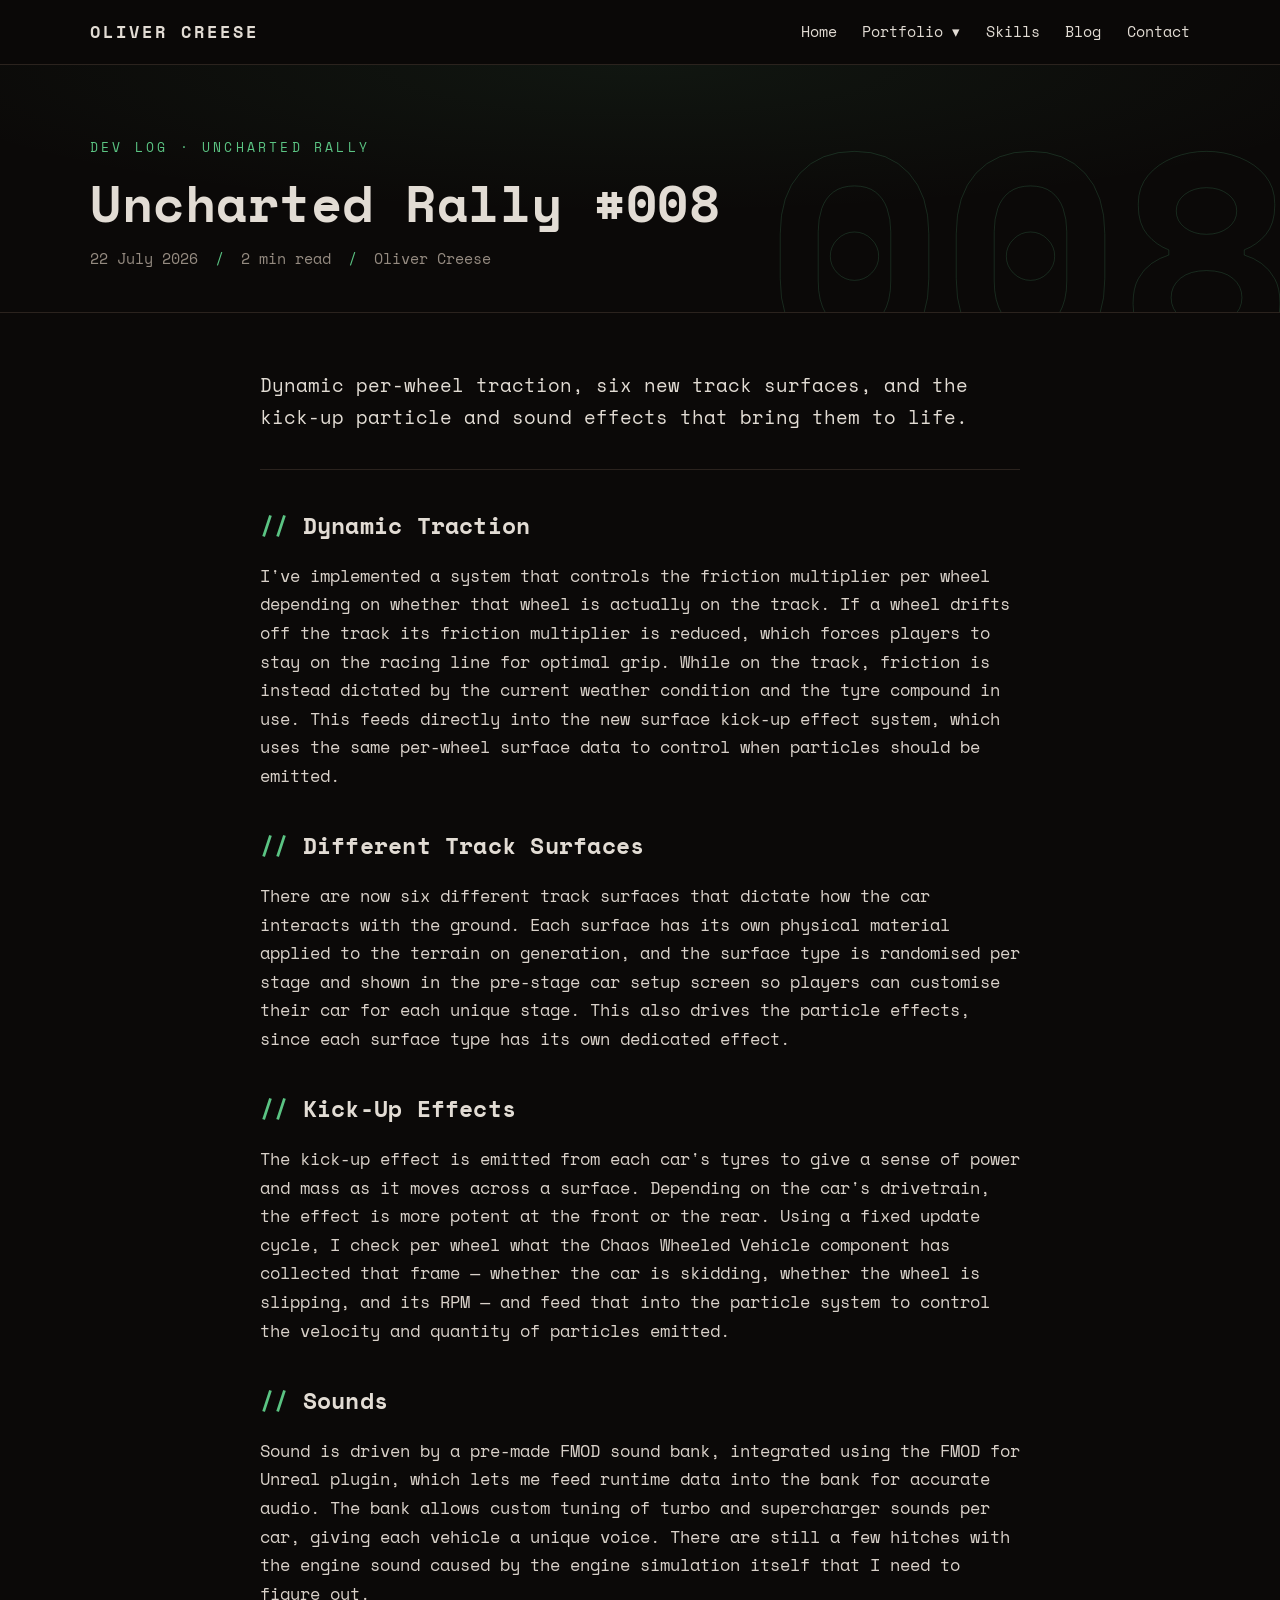
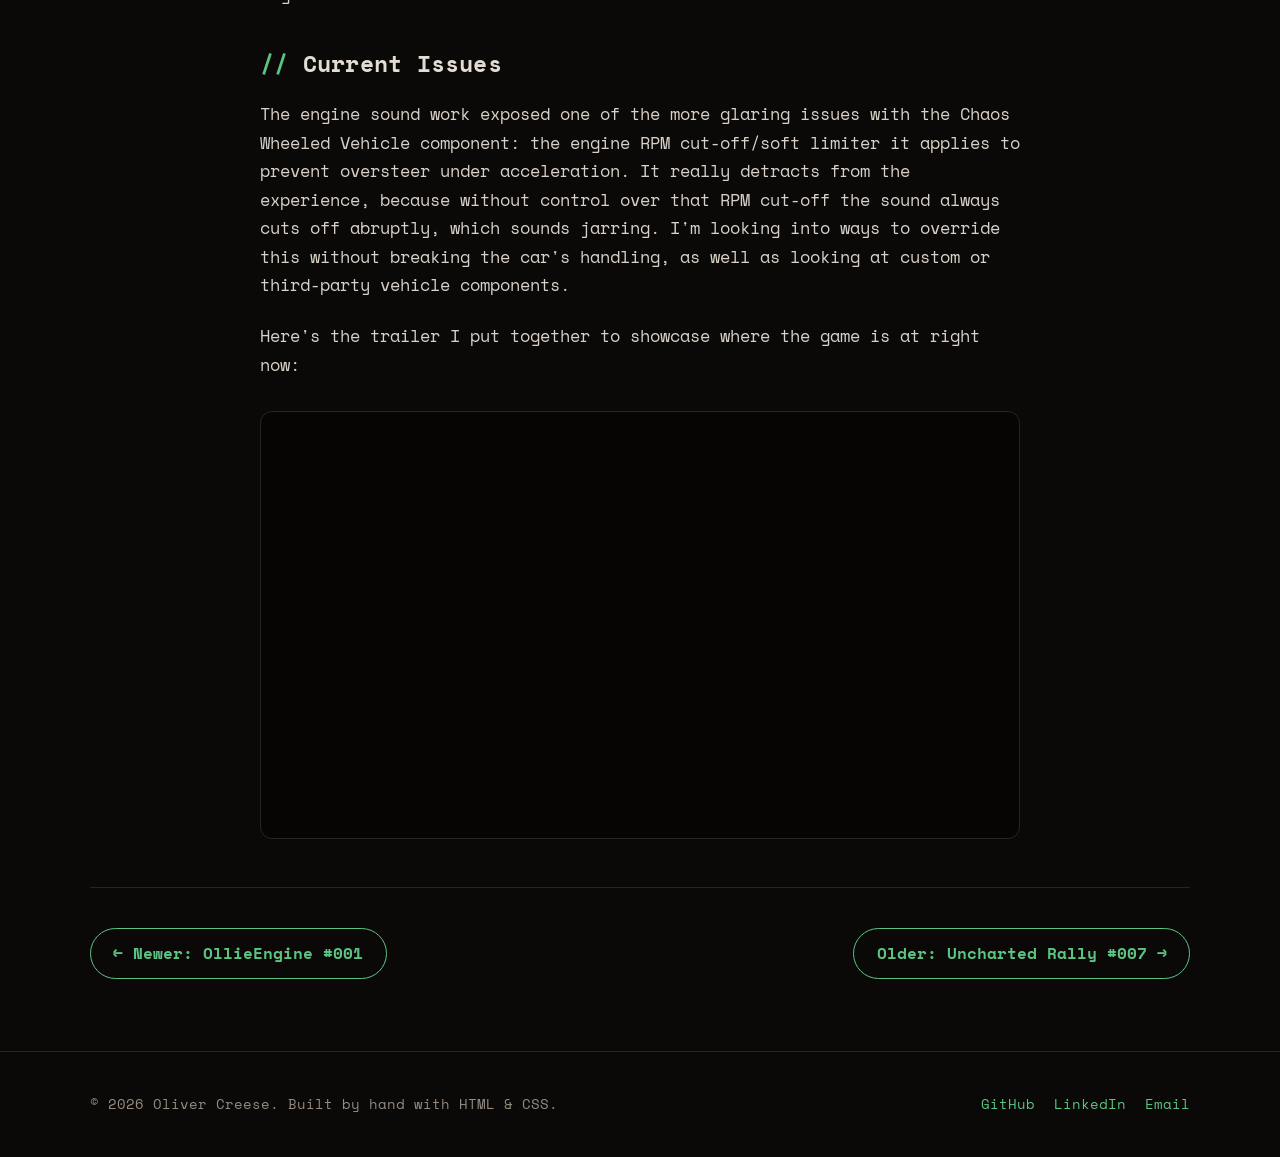
<file: blog/uncharted-rally-008.html>
<!DOCTYPE html>
<html lang="en">
<head>
  <meta charset="UTF-8" />
  <meta name="viewport" content="width=device-width, initial-scale=1.0" />
  <title>Uncharted Rally #008 | Oliver Creese</title>
  <meta name="description" content="Dev log #008 for Uncharted Rally: dynamic per-wheel traction, six track surfaces, surface kick-up effects, and FMOD-driven engine audio." />
  <link rel="preconnect" href="https://fonts.googleapis.com" />
  <link rel="preconnect" href="https://fonts.gstatic.com" crossorigin />
  <link href="https://fonts.googleapis.com/css2?family=Space+Mono:ital,wght@0,400;0,700;1,400;1,700&display=swap" rel="stylesheet" />
  <link rel="stylesheet" href="../css/style.css" />
</head>
<body>

  <header class="site-header">
    <nav class="nav container">
      <a class="brand" href="../index.html">OLIVER CREESE</a>
      <button class="nav-toggle" aria-label="Toggle menu">
        <span></span><span></span><span></span>
      </button>
      <ul class="nav-menu">
        <li><a href="../index.html">Home</a></li>
        <li class="dropdown">
          <a href="../index.html#projects">Portfolio &#9662;</a>
          <ul class="dropdown-menu">
            <li><a href="../projects/uncharted-rally.html">Uncharted Rally</a></li>
            <li><a href="../projects/ollie-engine.html">OllieEngine</a></li>
            <li><a href="../projects/spitting-fax.html">Spitting Fax</a></li>
            <li><a href="../projects/knights-resurrection.html">Knights Resurrection</a></li>
            <li><a href="../projects/echoes-of-salvation.html">Echoes Of Salvation</a></li>
          </ul>
        </li>
        <li><a href="../index.html#skills">Skills</a></li>
        <li><a href="../blog.html">Blog</a></li>
        <li><a href="../index.html#contact">Contact</a></li>
      </ul>
    </nav>
  </header>

  <main>

    <section class="page-hero post-hero" data-num="008">
      <div class="container">
        <p class="eyebrow">Dev Log &middot; Uncharted Rally</p>
        <h1>Uncharted Rally #008</h1>
        <p class="post-info">22 July 2026 <span class="sep">/</span> 2 min read <span class="sep">/</span> Oliver Creese</p>
      </div>
    </section>

    <article class="post-body container">
      <p class="post-lead">
        Dynamic per-wheel traction, six new track surfaces, and the kick-up
        particle and sound effects that bring them to life.
      </p>

      <hr class="post-divider" />

      <h2>Dynamic Traction</h2>
      <p>
        I've implemented a system that controls the friction multiplier per
        wheel depending on whether that wheel is actually on the track. If a
        wheel drifts off the track its friction multiplier is reduced, which
        forces players to stay on the racing line for optimal grip. While on
        the track, friction is instead dictated by the current weather
        condition and the tyre compound in use. This feeds directly into the
        new surface kick-up effect system, which uses the same per-wheel
        surface data to control when particles should be emitted.
      </p>

      <h2>Different Track Surfaces</h2>
      <p>
        There are now six different track surfaces that dictate how the car
        interacts with the ground. Each surface has its own physical material
        applied to the terrain on generation, and the surface type is
        randomised per stage and shown in the pre-stage car setup screen so
        players can customise their car for each unique stage. This also
        drives the particle effects, since each surface type has its own
        dedicated effect.
      </p>

      <h2>Kick-Up Effects</h2>
      <p>
        The kick-up effect is emitted from each car's tyres to give a sense
        of power and mass as it moves across a surface. Depending on the
        car's drivetrain, the effect is more potent at the front or the rear.
        Using a fixed update cycle, I check per wheel what the Chaos Wheeled
        Vehicle component has collected that frame &mdash; whether the car is
        skidding, whether the wheel is slipping, and its RPM &mdash; and feed
        that into the particle system to control the velocity and quantity of
        particles emitted.
      </p>

      <h2>Sounds</h2>
      <p>
        Sound is driven by a pre-made FMOD sound bank, integrated using the
        FMOD for Unreal plugin, which lets me feed runtime data into the bank
        for accurate audio. The bank allows custom tuning of turbo and
        supercharger sounds per car, giving each vehicle a unique voice.
        There are still a few hitches with the engine sound caused by the
        engine simulation itself that I need to figure out.
      </p>

      <h2>Current Issues</h2>
      <p>
        The engine sound work exposed one of the more glaring issues with
        the Chaos Wheeled Vehicle component: the engine RPM cut-off/soft
        limiter it applies to prevent oversteer under acceleration. It really
        detracts from the experience, because without control over that RPM
        cut-off the sound always cuts off abruptly, which sounds jarring. I'm
        looking into ways to override this without breaking the car's
        handling, as well as looking at custom or third-party vehicle
        components.
      </p>

      <p>
        Here's the trailer I put together to showcase where the game is at
        right now:
      </p>

      <div class="video-embed">
        <iframe src="https://www.youtube.com/embed/BHTscDjUo1s"
                title="Uncharted Rally trailer"
                allow="accelerometer; autoplay; clipboard-write; encrypted-media; gyroscope; picture-in-picture"
                allowfullscreen></iframe>
      </div>
    </article>

    <div class="container project-nav">
      <a class="btn btn-ghost" href="ollie-engine-001.html">&larr; Newer: OllieEngine #001</a>
      <a class="btn btn-ghost" href="uncharted-rally-007.html">Older: Uncharted Rally #007 &rarr;</a>
    </div>

  </main>

  <footer class="site-footer">
    <div class="container footer-inner">
      <p>&copy; <span id="year">2026</span> Oliver Creese. Built by hand with HTML &amp; CSS.</p>
      <div class="footer-links">
        <a href="https://github.com/olivercreese" target="_blank" rel="noopener">GitHub</a>
        <a href="https://uk.linkedin.com/in/oliver-creese-88675a2ab" target="_blank" rel="noopener">LinkedIn</a>
        <a href="mailto:olicreese@gmail.com">Email</a>
      </div>
    </div>
  </footer>

  <script src="../js/main.js"></script>
</body>
</html>
</file>
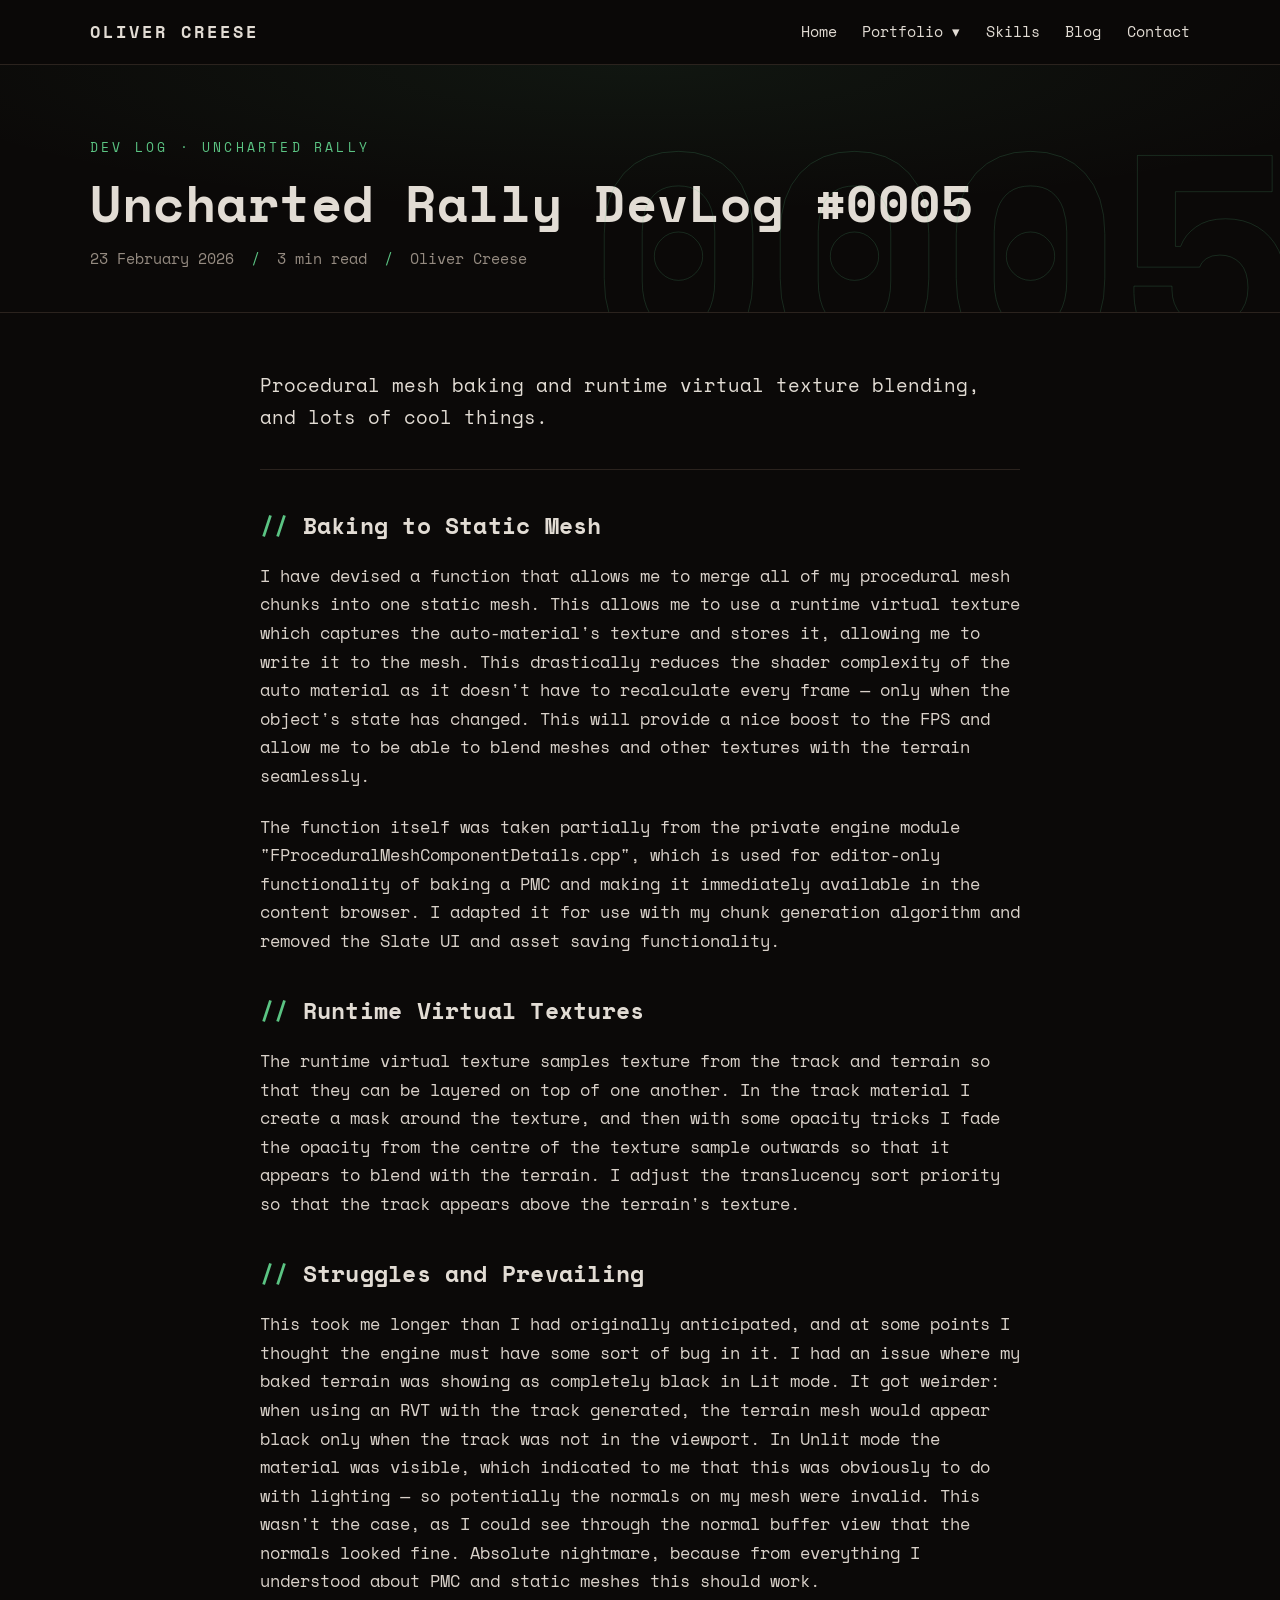
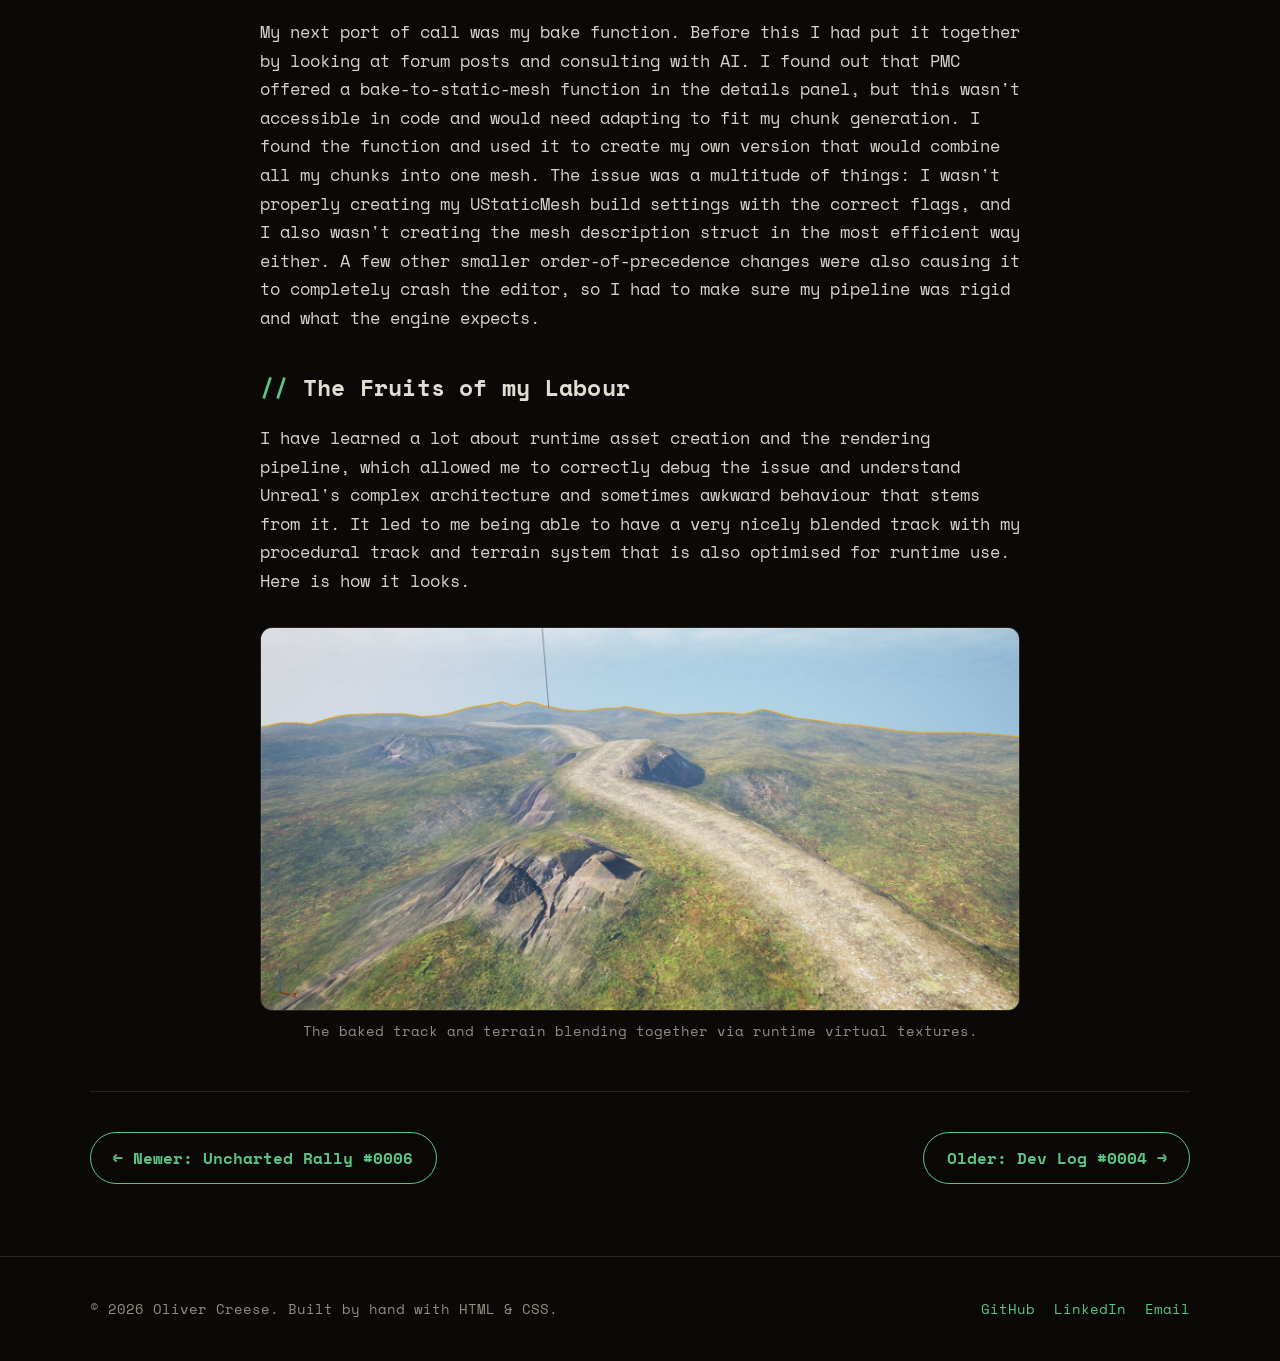
<file: blog/uncharted-rally-devlog-0005.html>
<!DOCTYPE html>
<html lang="en">
<head>
  <meta charset="UTF-8" />
  <meta name="viewport" content="width=device-width, initial-scale=1.0" />
  <title>Uncharted Rally DevLog #0005 | Oliver Creese</title>
  <meta name="description" content="Dev log #0005 for Uncharted Rally: baking procedural mesh chunks to a static mesh, runtime virtual texture blending, and debugging a black-terrain nightmare." />
  <link rel="preconnect" href="https://fonts.googleapis.com" />
  <link rel="preconnect" href="https://fonts.gstatic.com" crossorigin />
  <link href="https://fonts.googleapis.com/css2?family=Space+Mono:ital,wght@0,400;0,700;1,400;1,700&display=swap" rel="stylesheet" />
  <link rel="stylesheet" href="../css/style.css" />
</head>
<body>

  <header class="site-header">
    <nav class="nav container">
      <a class="brand" href="../index.html">OLIVER CREESE</a>
      <button class="nav-toggle" aria-label="Toggle menu">
        <span></span><span></span><span></span>
      </button>
      <ul class="nav-menu">
        <li><a href="../index.html">Home</a></li>
        <li class="dropdown">
          <a href="../index.html#projects">Portfolio &#9662;</a>
          <ul class="dropdown-menu">
            <li><a href="../projects/uncharted-rally.html">Uncharted Rally</a></li>
            <li><a href="../projects/ollie-engine.html">OllieEngine</a></li>
            <li><a href="../projects/spitting-fax.html">Spitting Fax</a></li>
            <li><a href="../projects/knights-resurrection.html">Knights Resurrection</a></li>
            <li><a href="../projects/echoes-of-salvation.html">Echoes Of Salvation</a></li>
          </ul>
        </li>
        <li><a href="../index.html#skills">Skills</a></li>
        <li><a href="../blog.html">Blog</a></li>
        <li><a href="../index.html#contact">Contact</a></li>
      </ul>
    </nav>
  </header>

  <main>

    <section class="page-hero post-hero" data-num="0005">
      <div class="container">
        <p class="eyebrow">Dev Log &middot; Uncharted Rally</p>
        <h1>Uncharted Rally DevLog #0005</h1>
        <p class="post-info">23 February 2026 <span class="sep">/</span> 3 min read <span class="sep">/</span> Oliver Creese</p>
      </div>
    </section>

    <article class="post-body container">
      <p class="post-lead">
        Procedural mesh baking and runtime virtual texture blending, and lots of
        cool things.
      </p>

      <hr class="post-divider" />

      <h2>Baking to Static Mesh</h2>
      <p>
        I have devised a function that allows me to merge all of my procedural mesh
        chunks into one static mesh. This allows me to use a runtime virtual texture
        which captures the auto-material's texture and stores it, allowing me to
        write it to the mesh. This drastically reduces the shader complexity of the
        auto material as it doesn't have to recalculate every frame — only when the
        object's state has changed. This will provide a nice boost to the FPS and
        allow me to be able to blend meshes and other textures with the terrain
        seamlessly.
      </p>
      <p>
        The function itself was taken partially from the private engine module
        "FProceduralMeshComponentDetails.cpp", which is used for editor-only
        functionality of baking a PMC and making it immediately available in the
        content browser. I adapted it for use with my chunk generation algorithm and
        removed the Slate UI and asset saving functionality.
      </p>

      <h2>Runtime Virtual Textures</h2>
      <p>
        The runtime virtual texture samples texture from the track and terrain so
        that they can be layered on top of one another. In the track material I
        create a mask around the texture, and then with some opacity tricks I fade
        the opacity from the centre of the texture sample outwards so that it
        appears to blend with the terrain. I adjust the translucency sort priority
        so that the track appears above the terrain's texture.
      </p>

      <h2>Struggles and Prevailing</h2>
      <p>
        This took me longer than I had originally anticipated, and at some points I
        thought the engine must have some sort of bug in it. I had an issue where my
        baked terrain was showing as completely black in Lit mode. It got weirder:
        when using an RVT with the track generated, the terrain mesh would appear
        black only when the track was not in the viewport. In Unlit mode the
        material was visible, which indicated to me that this was obviously to do
        with lighting — so potentially the normals on my mesh were invalid. This
        wasn't the case, as I could see through the normal buffer view that the
        normals looked fine. Absolute nightmare, because from everything I
        understood about PMC and static meshes this should work.
      </p>
      <p>
        My next port of call was my bake function. Before this I had put it together
        by looking at forum posts and consulting with AI. I found out that PMC
        offered a bake-to-static-mesh function in the details panel, but this wasn't
        accessible in code and would need adapting to fit my chunk generation. I
        found the function and used it to create my own version that would combine
        all my chunks into one mesh. The issue was a multitude of things: I wasn't
        properly creating my UStaticMesh build settings with the correct flags, and
        I also wasn't creating the mesh description struct in the most efficient way
        either. A few other smaller order-of-precedence changes were also causing it
        to completely crash the editor, so I had to make sure my pipeline was rigid
        and what the engine expects.
      </p>

      <h2>The Fruits of my Labour</h2>
      <p>
        I have learned a lot about runtime asset creation and the rendering
        pipeline, which allowed me to correctly debug the issue and understand
        Unreal's complex architecture and sometimes awkward behaviour that stems
        from it. It led to me being able to have a very nicely blended track with my
        procedural track and terrain system that is also optimised for runtime use.
        Here is how it looks.
      </p>

      <figure>
        <img src="../assets/images/blog-0005-track-blend.jpg"
             alt="The procedural track blending seamlessly into the surrounding terrain" />
        <figcaption>The baked track and terrain blending together via runtime virtual textures.</figcaption>
      </figure>
    </article>

    <div class="container project-nav">
      <a class="btn btn-ghost" href="uncharted-rally-0006.html">&larr; Newer: Uncharted Rally #0006</a>
      <a class="btn btn-ghost" href="dev-log-0004-uncharted-rally-2.html">Older: Dev Log #0004 &rarr;</a>
    </div>

  </main>

  <footer class="site-footer">
    <div class="container footer-inner">
      <p>&copy; <span id="year">2026</span> Oliver Creese. Built by hand with HTML &amp; CSS.</p>
      <div class="footer-links">
        <a href="https://github.com/olivercreese" target="_blank" rel="noopener">GitHub</a>
        <a href="https://uk.linkedin.com/in/oliver-creese-88675a2ab" target="_blank" rel="noopener">LinkedIn</a>
        <a href="mailto:olicreese@gmail.com">Email</a>
      </div>
    </div>
  </footer>

  <script src="../js/main.js"></script>
</body>
</html>
</file>
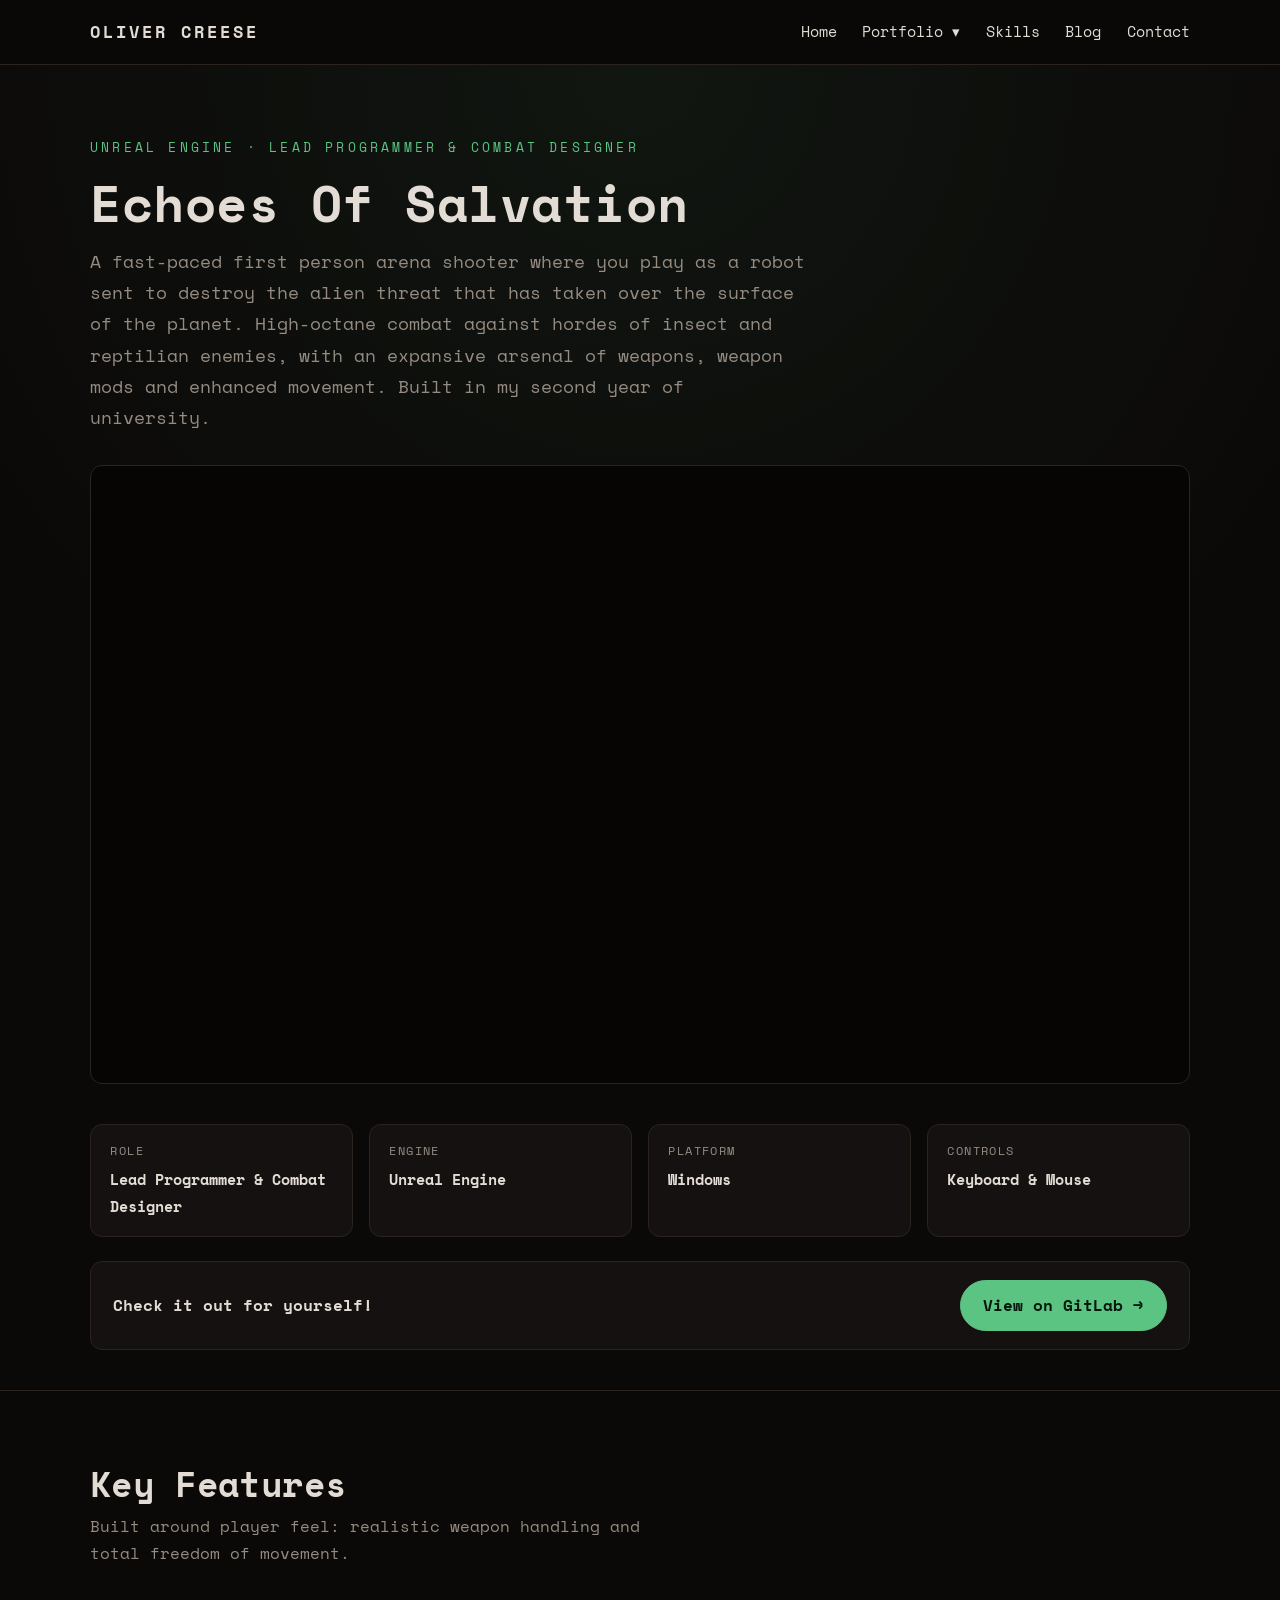
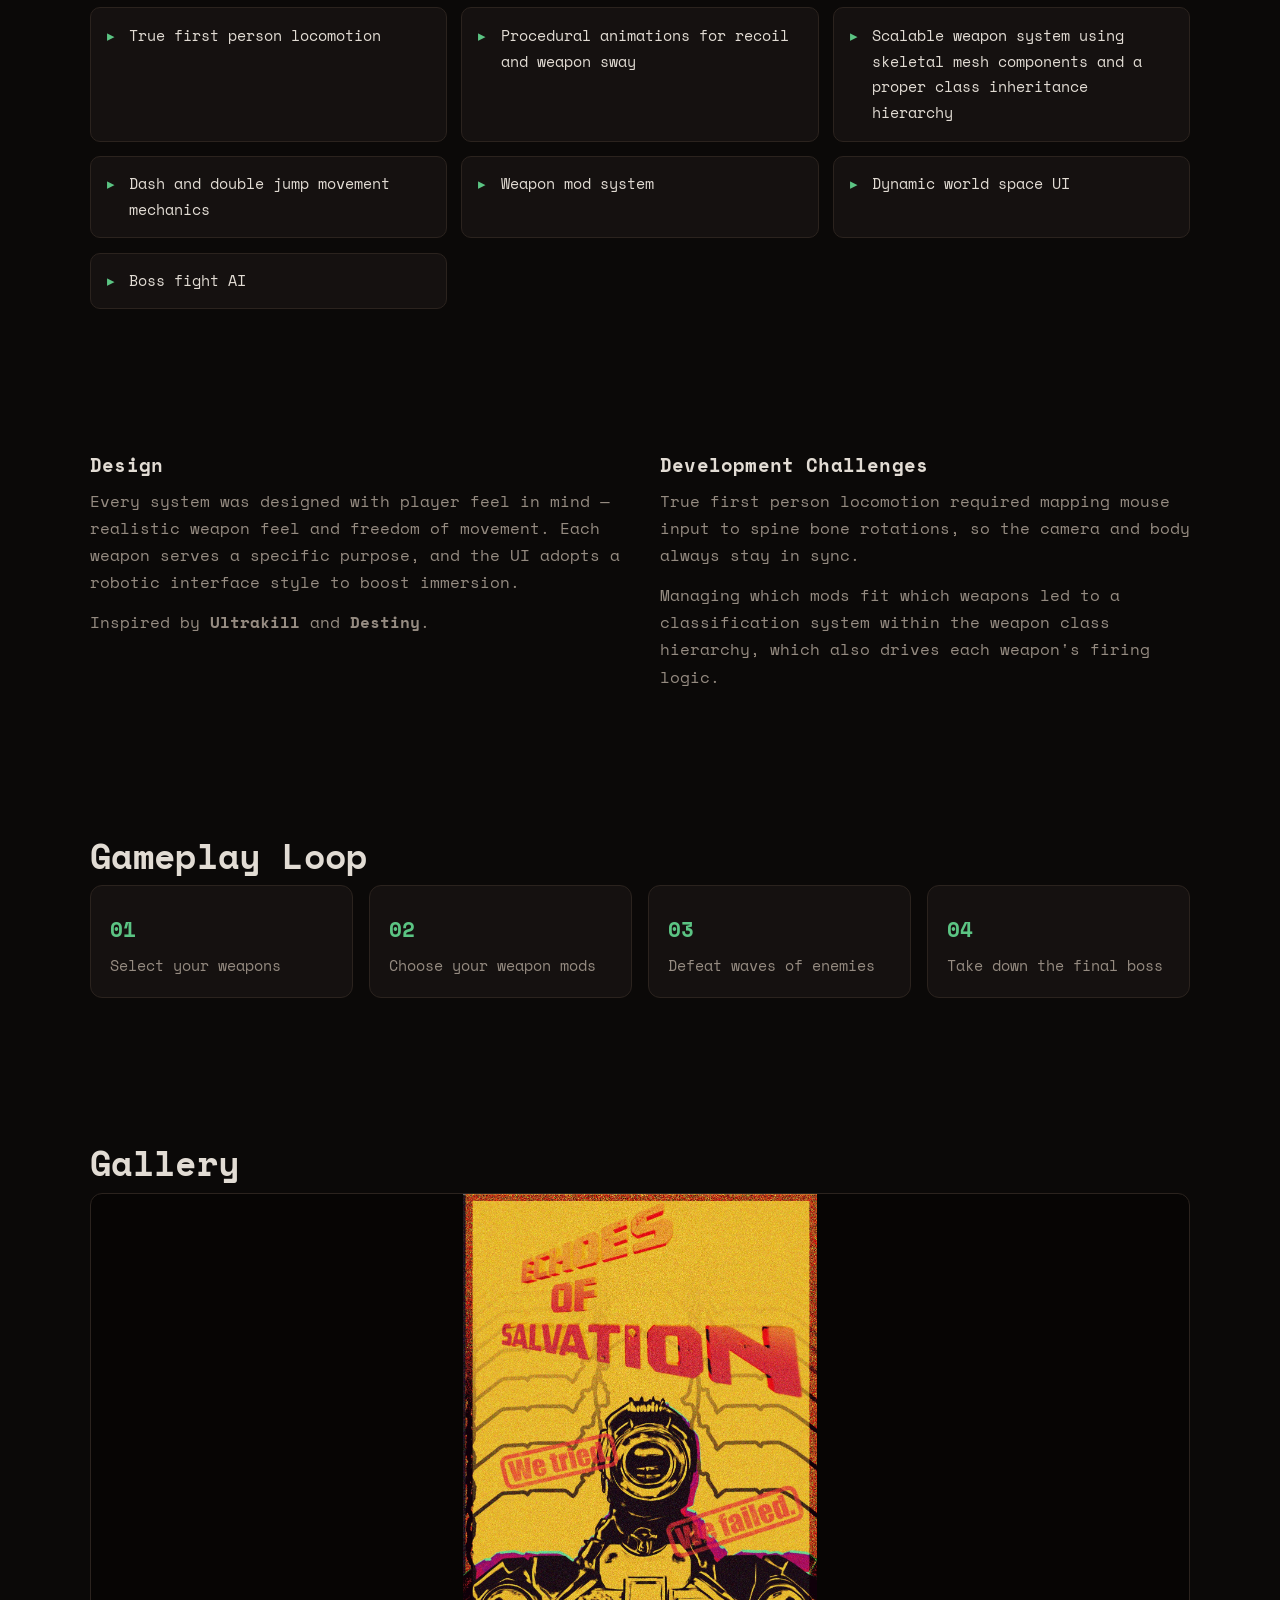
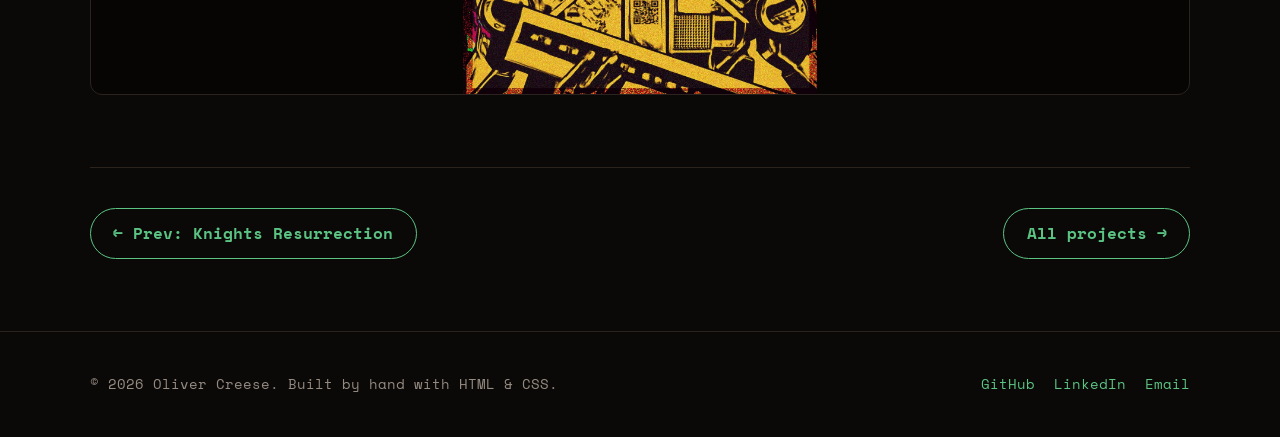
<file: projects/echoes-of-salvation.html>
<!DOCTYPE html>
<html lang="en">
<head>
  <meta charset="UTF-8" />
  <meta name="viewport" content="width=device-width, initial-scale=1.0" />
  <title>Echoes Of Salvation | Oliver Creese</title>
  <meta name="description" content="Echoes Of Salvation — a first person arena shooter with true first person locomotion and a scalable weapon system, built in Unreal Engine." />
  <link rel="preconnect" href="https://fonts.googleapis.com" />
  <link rel="preconnect" href="https://fonts.gstatic.com" crossorigin />
  <link href="https://fonts.googleapis.com/css2?family=Space+Mono:ital,wght@0,400;0,700;1,400;1,700&display=swap" rel="stylesheet" />
  <link rel="stylesheet" href="../css/style.css" />
</head>
<body>

  <header class="site-header">
    <nav class="nav container">
      <a class="brand" href="../index.html">OLIVER CREESE</a>
      <button class="nav-toggle" aria-label="Toggle menu">
        <span></span><span></span><span></span>
      </button>
      <ul class="nav-menu">
        <li><a href="../index.html">Home</a></li>
        <li class="dropdown">
          <a href="../index.html#projects">Portfolio &#9662;</a>
          <ul class="dropdown-menu">
            <li><a href="uncharted-rally.html">Uncharted Rally</a></li>
            <li><a href="ollie-engine.html">OllieEngine</a></li>
            <li><a href="spitting-fax.html">Spitting Fax</a></li>
            <li><a href="knights-resurrection.html">Knights Resurrection</a></li>
            <li><a href="echoes-of-salvation.html">Echoes Of Salvation</a></li>
          </ul>
        </li>
        <li><a href="../index.html#skills">Skills</a></li>
        <li><a href="../blog.html">Blog</a></li>
        <li><a href="../index.html#contact">Contact</a></li>
      </ul>
    </nav>
  </header>

  <main>

    <section class="page-hero">
      <div class="container">
        <p class="eyebrow">Unreal Engine &middot; Lead Programmer &amp; Combat Designer</p>
        <h1>Echoes Of Salvation</h1>
        <p class="subtitle">
          A fast-paced first person arena shooter where you play as a robot sent to
          destroy the alien threat that has taken over the surface of the planet.
          High-octane combat against hordes of insect and reptilian enemies, with an
          expansive arsenal of weapons, weapon mods and enhanced movement. Built in
          my second year of university.
        </p>

        <div class="video-embed">
          <iframe src="https://www.youtube.com/embed/OqUYZ70nEfk"
                  title="Echoes Of Salvation gameplay video"
                  allow="accelerometer; autoplay; clipboard-write; encrypted-media; gyroscope; picture-in-picture"
                  allowfullscreen></iframe>
        </div>

        <div class="meta-grid">
          <div class="meta-item">
            <span class="meta-label">Role</span>
            <span class="meta-value">Lead Programmer &amp; Combat Designer</span>
          </div>
          <div class="meta-item">
            <span class="meta-label">Engine</span>
            <span class="meta-value">Unreal Engine</span>
          </div>
          <div class="meta-item">
            <span class="meta-label">Platform</span>
            <span class="meta-value">Windows</span>
          </div>
          <div class="meta-item">
            <span class="meta-label">Controls</span>
            <span class="meta-value">Keyboard &amp; Mouse</span>
          </div>
        </div>

        <div class="repo-callout">
          <p>Check it out for yourself!</p>
          <a class="btn btn-solid" href="https://gitlab.com/K2230152_KU/echos-of-salvation-remastered" target="_blank" rel="noopener">View on GitLab &rarr;</a>
        </div>
      </div>
    </section>

    <section>
      <div class="container">
        <h2 class="section-title">Key Features</h2>
        <p class="section-intro">Built around player feel: realistic weapon handling and total freedom of movement.</p>
        <ul class="feature-list">
          <li>True first person locomotion</li>
          <li>Procedural animations for recoil and weapon sway</li>
          <li>Scalable weapon system using skeletal mesh components and a proper class inheritance hierarchy</li>
          <li>Dash and double jump movement mechanics</li>
          <li>Weapon mod system</li>
          <li>Dynamic world space UI</li>
          <li>Boss fight AI</li>
        </ul>
      </div>
    </section>

    <section>
      <div class="container split">
        <div>
          <h3>Design</h3>
          <p>
            Every system was designed with player feel in mind — realistic weapon feel
            and freedom of movement. Each weapon serves a specific purpose, and the UI
            adopts a robotic interface style to boost immersion.
          </p>
          <p>
            Inspired by <strong>Ultrakill</strong> and <strong>Destiny</strong>.
          </p>
        </div>
        <div>
          <h3>Development Challenges</h3>
          <p>
            True first person locomotion required mapping mouse input to spine bone
            rotations, so the camera and body always stay in sync.
          </p>
          <p>
            Managing which mods fit which weapons led to a classification system
            within the weapon class hierarchy, which also drives each weapon's firing
            logic.
          </p>
        </div>
      </div>
    </section>

    <section>
      <div class="container">
        <h2 class="section-title">Gameplay Loop</h2>
        <ol class="loop-steps">
          <li>Select your weapons</li>
          <li>Choose your weapon mods</li>
          <li>Defeat waves of enemies</li>
          <li>Take down the final boss</li>
        </ol>
      </div>
    </section>

    <section>
      <div class="container">
        <h2 class="section-title">Gallery</h2>
        <div class="carousel">
          <div class="carousel-track">
            <!-- To add an image: copy a screenshot into assets/images,
                 then add one line here like the ones below.
                 The alt text describes the image for screen readers and search engines. -->
            <img src="../assets/images/projects/echoes-of-salvation/echoes-poster.jpg"
                 alt="Echoes Of Salvation poster — a robot holding a weapon with the words 'We tried. We failed.'" />
          </div>
          <button class="carousel-btn prev" aria-label="Previous image">&#10094;</button>
          <button class="carousel-btn next" aria-label="Next image">&#10095;</button>
          <div class="carousel-dots"></div>
        </div>
      </div>
    </section>

    <div class="container project-nav">
      <a class="btn btn-ghost" href="knights-resurrection.html">&larr; Prev: Knights Resurrection</a>
      <a class="btn btn-ghost" href="../index.html#projects">All projects &rarr;</a>
    </div>

  </main>

  <footer class="site-footer">
    <div class="container footer-inner">
      <p>&copy; <span id="year">2026</span> Oliver Creese. Built by hand with HTML &amp; CSS.</p>
      <div class="footer-links">
        <a href="https://github.com/olivercreese" target="_blank" rel="noopener">GitHub</a>
        <a href="https://uk.linkedin.com/in/oliver-creese-88675a2ab" target="_blank" rel="noopener">LinkedIn</a>
        <a href="mailto:olicreese@gmail.com">Email</a>
      </div>
    </div>
  </footer>

  <script src="../js/main.js"></script>
</body>
</html>
</file>
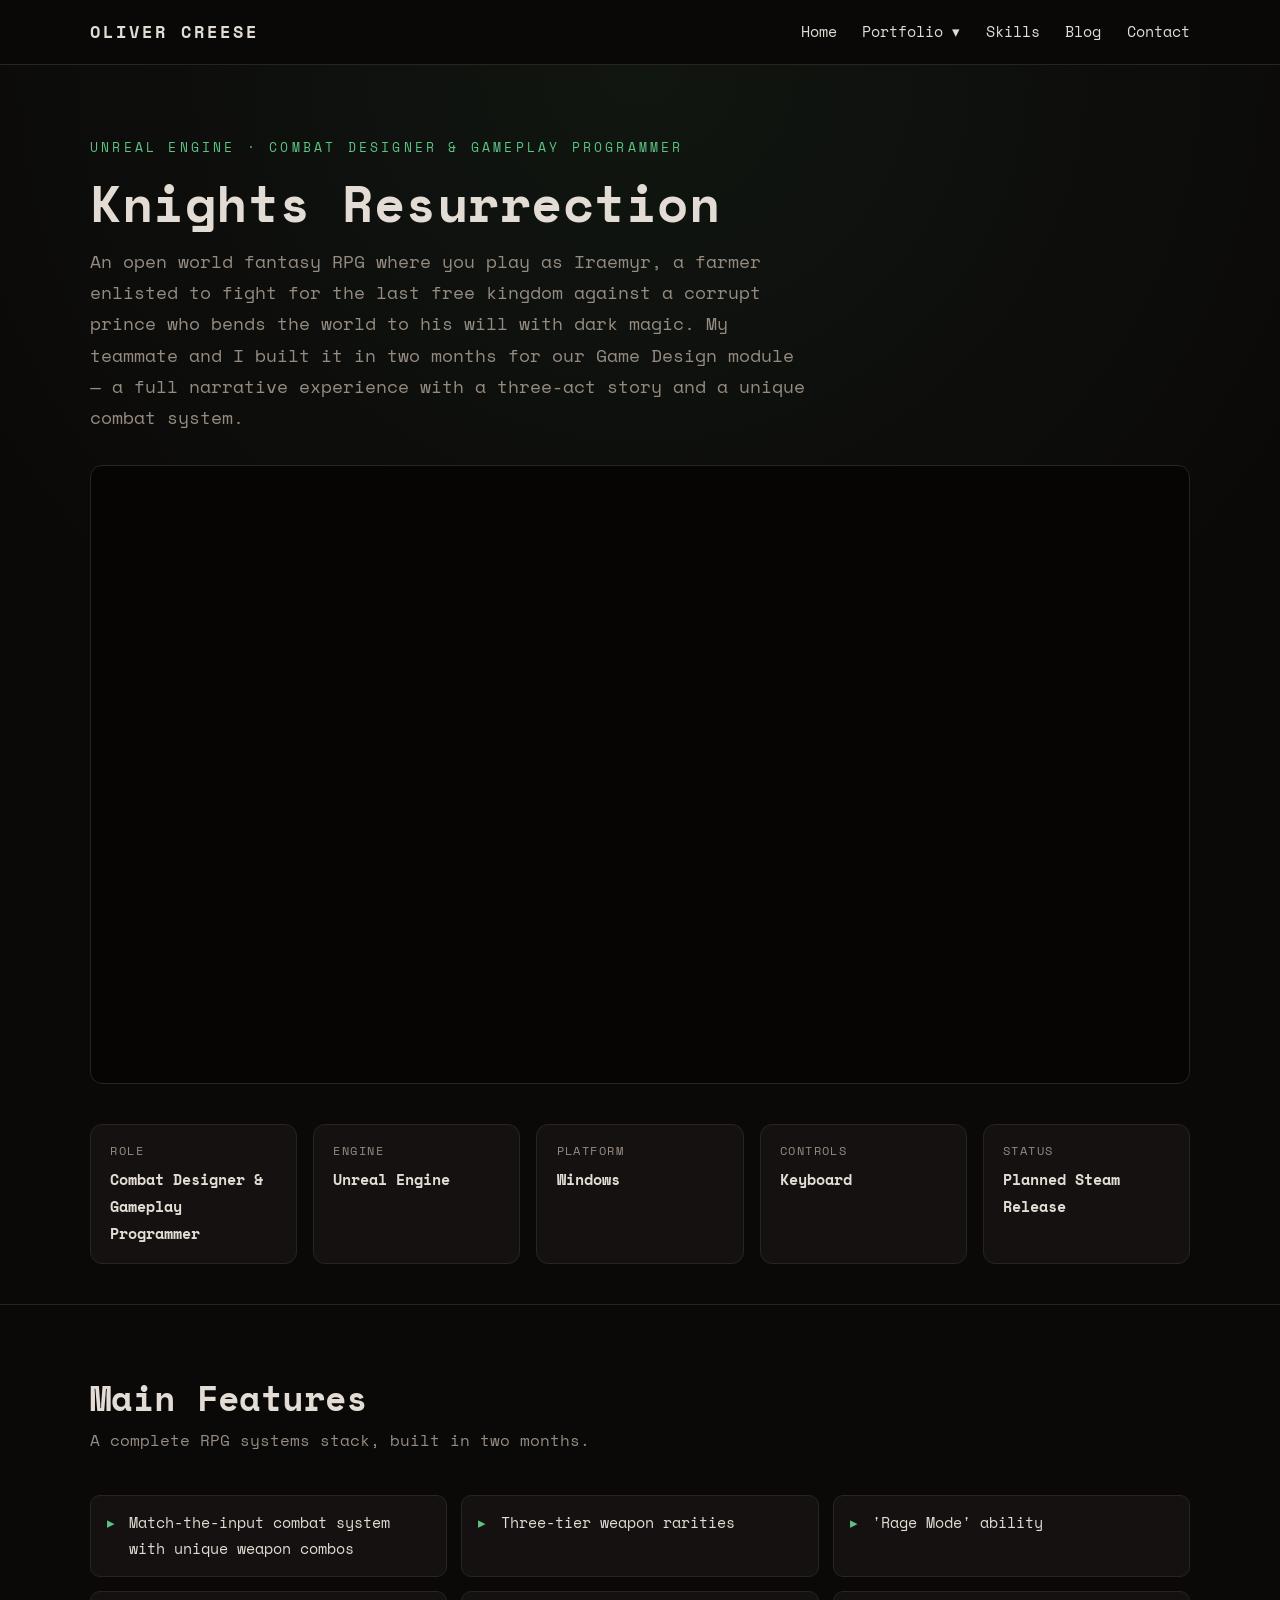
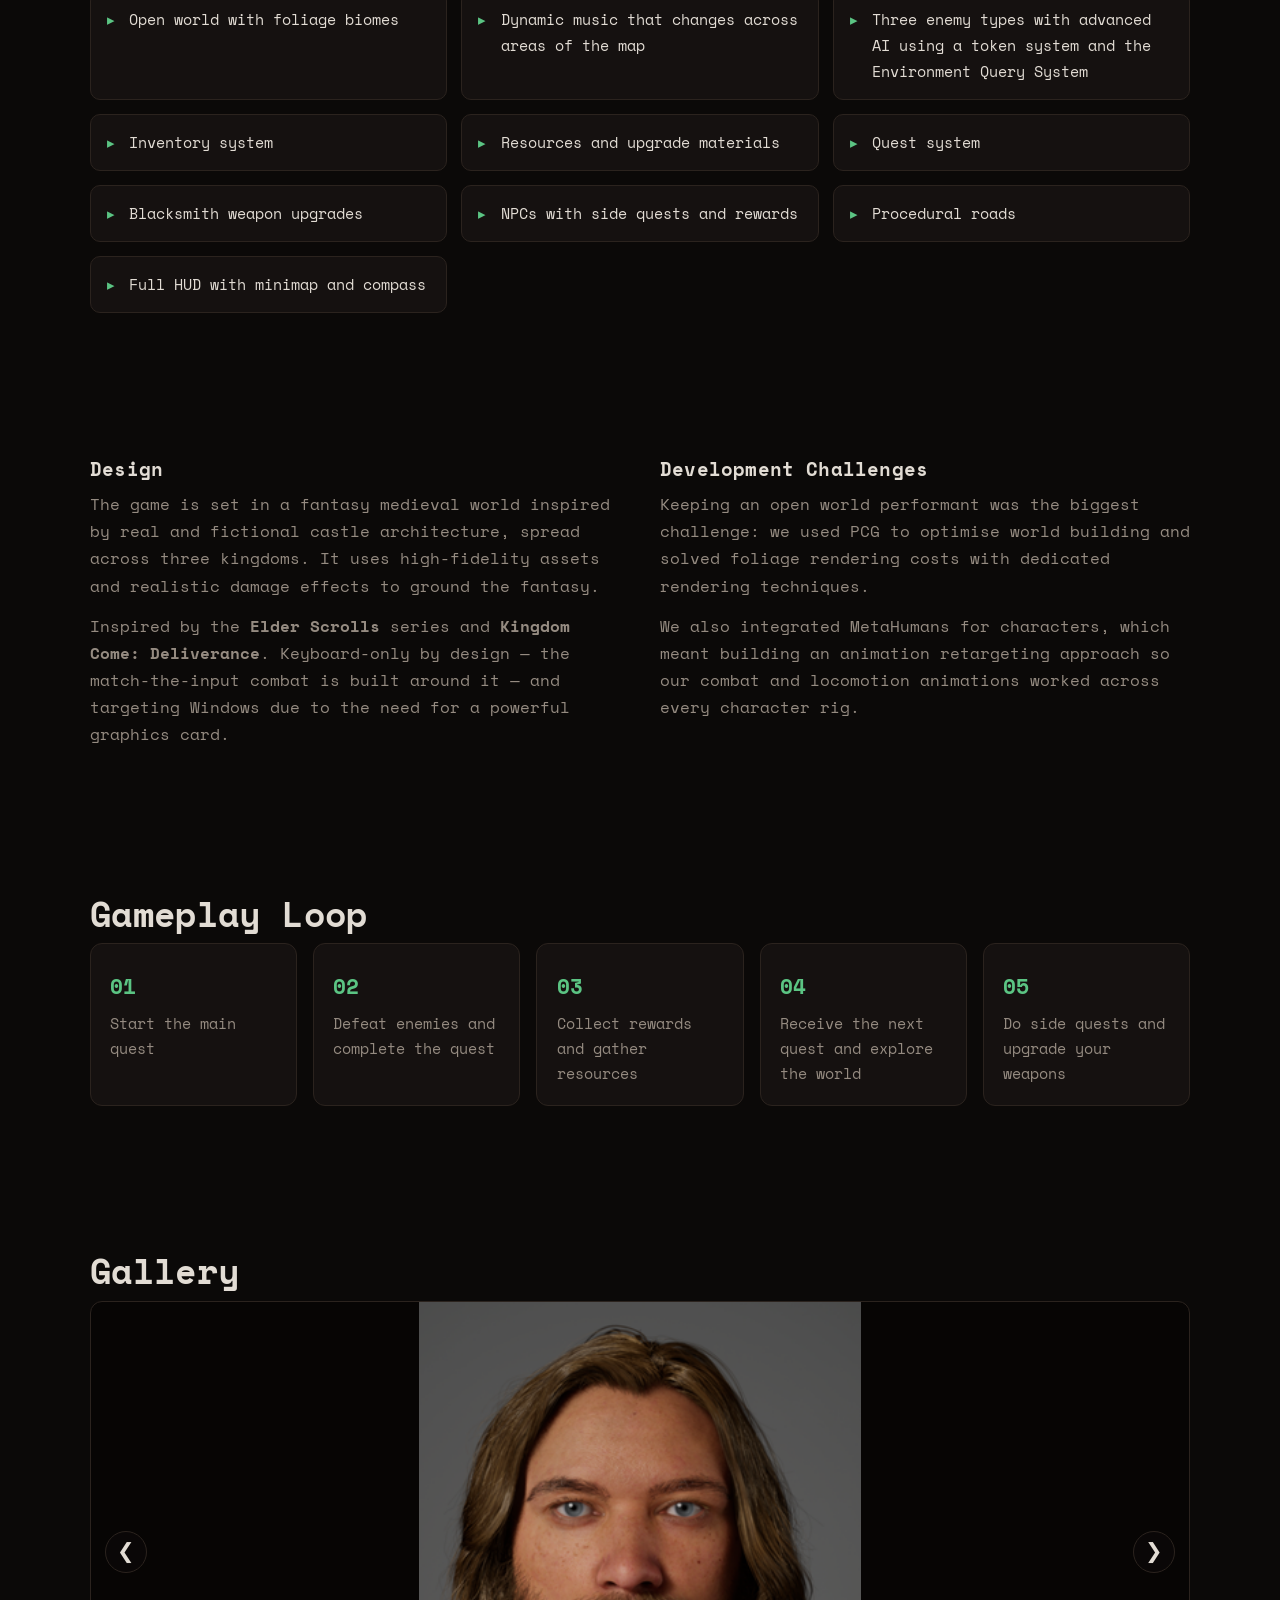
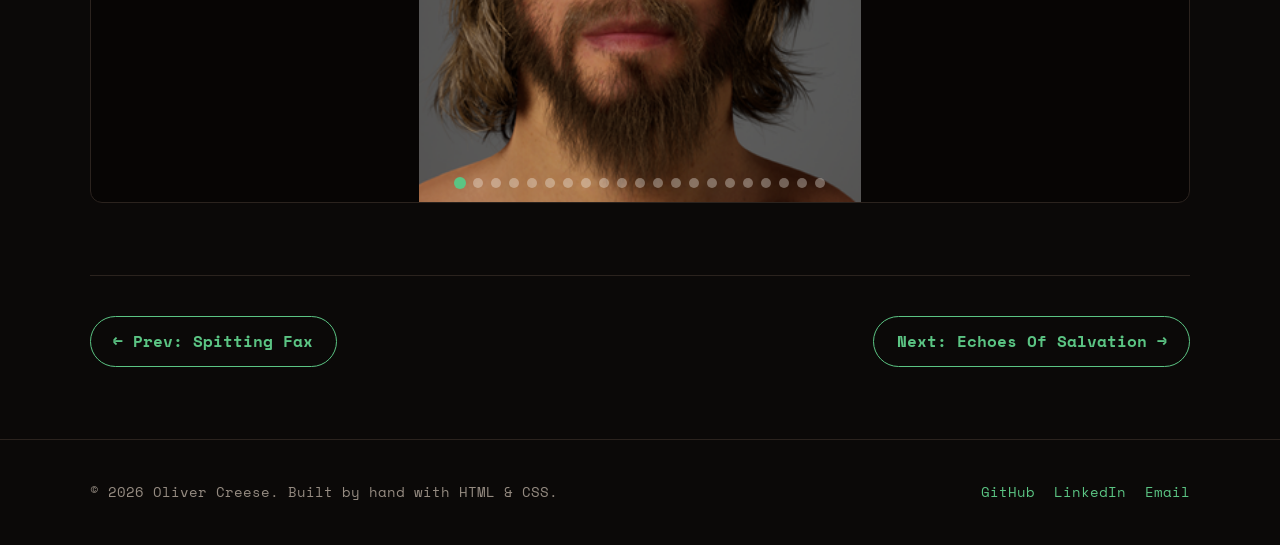
<file: projects/knights-resurrection.html>
<!DOCTYPE html>
<html lang="en">
<head>
  <meta charset="UTF-8" />
  <meta name="viewport" content="width=device-width, initial-scale=1.0" />
  <title>Knights Resurrection | Oliver Creese</title>
  <meta name="description" content="Knights Resurrection — an open world fantasy RPG with a unique match-the-input combat system, built in Unreal Engine." />
  <link rel="preconnect" href="https://fonts.googleapis.com" />
  <link rel="preconnect" href="https://fonts.gstatic.com" crossorigin />
  <link href="https://fonts.googleapis.com/css2?family=Space+Mono:ital,wght@0,400;0,700;1,400;1,700&display=swap" rel="stylesheet" />
  <link rel="stylesheet" href="../css/style.css" />
</head>
<body>

  <header class="site-header">
    <nav class="nav container">
      <a class="brand" href="../index.html">OLIVER CREESE</a>
      <button class="nav-toggle" aria-label="Toggle menu">
        <span></span><span></span><span></span>
      </button>
      <ul class="nav-menu">
        <li><a href="../index.html">Home</a></li>
        <li class="dropdown">
          <a href="../index.html#projects">Portfolio &#9662;</a>
          <ul class="dropdown-menu">
            <li><a href="uncharted-rally.html">Uncharted Rally</a></li>
            <li><a href="ollie-engine.html">OllieEngine</a></li>
            <li><a href="spitting-fax.html">Spitting Fax</a></li>
            <li><a href="knights-resurrection.html">Knights Resurrection</a></li>
            <li><a href="echoes-of-salvation.html">Echoes Of Salvation</a></li>
          </ul>
        </li>
        <li><a href="../index.html#skills">Skills</a></li>
        <li><a href="../blog.html">Blog</a></li>
        <li><a href="../index.html#contact">Contact</a></li>
      </ul>
    </nav>
  </header>

  <main>

    <section class="page-hero">
      <div class="container">
        <p class="eyebrow">Unreal Engine &middot; Combat Designer &amp; Gameplay Programmer</p>
        <h1>Knights Resurrection</h1>
        <p class="subtitle">
          An open world fantasy RPG where you play as Iraemyr, a farmer enlisted to
          fight for the last free kingdom against a corrupt prince who bends the world
          to his will with dark magic. My teammate and I built it in two months for
          our Game Design module — a full narrative experience with a three-act story
          and a unique combat system.
        </p>

        <div class="video-embed">
          <iframe src="https://www.youtube.com/embed/zF-naLOWygc"
                  title="Knights Resurrection gameplay video"
                  allow="accelerometer; autoplay; clipboard-write; encrypted-media; gyroscope; picture-in-picture"
                  allowfullscreen></iframe>
        </div>

        <div class="meta-grid">
          <div class="meta-item">
            <span class="meta-label">Role</span>
            <span class="meta-value">Combat Designer &amp; Gameplay Programmer</span>
          </div>
          <div class="meta-item">
            <span class="meta-label">Engine</span>
            <span class="meta-value">Unreal Engine</span>
          </div>
          <div class="meta-item">
            <span class="meta-label">Platform</span>
            <span class="meta-value">Windows</span>
          </div>
          <div class="meta-item">
            <span class="meta-label">Controls</span>
            <span class="meta-value">Keyboard</span>
          </div>
          <div class="meta-item">
            <span class="meta-label">Status</span>
            <span class="meta-value">Planned Steam Release</span>
          </div>
        </div>
      </div>
    </section>

    <section>
      <div class="container">
        <h2 class="section-title">Main Features</h2>
        <p class="section-intro">A complete RPG systems stack, built in two months.</p>
        <ul class="feature-list">
          <li>Match-the-input combat system with unique weapon combos</li>
          <li>Three-tier weapon rarities</li>
          <li>'Rage Mode' ability</li>
          <li>Open world with foliage biomes</li>
          <li>Dynamic music that changes across areas of the map</li>
          <li>Three enemy types with advanced AI using a token system and the Environment Query System</li>
          <li>Inventory system</li>
          <li>Resources and upgrade materials</li>
          <li>Quest system</li>
          <li>Blacksmith weapon upgrades</li>
          <li>NPCs with side quests and rewards</li>
          <li>Procedural roads</li>
          <li>Full HUD with minimap and compass</li>
        </ul>
      </div>
    </section>

    <section>
      <div class="container split">
        <div>
          <h3>Design</h3>
          <p>
            The game is set in a fantasy medieval world inspired by real and fictional
            castle architecture, spread across three kingdoms. It uses high-fidelity
            assets and realistic damage effects to ground the fantasy.
          </p>
          <p>
            Inspired by the <strong>Elder Scrolls</strong> series and
            <strong>Kingdom Come: Deliverance</strong>. Keyboard-only by design — the
            match-the-input combat is built around it — and targeting Windows due to
            the need for a powerful graphics card.
          </p>
        </div>
        <div>
          <h3>Development Challenges</h3>
          <p>
            Keeping an open world performant was the biggest challenge: we used PCG to
            optimise world building and solved foliage rendering costs with dedicated
            rendering techniques.
          </p>
          <p>
            We also integrated MetaHumans for characters, which meant building an
            animation retargeting approach so our combat and locomotion animations
            worked across every character rig.
          </p>
        </div>
      </div>
    </section>

    <section>
      <div class="container">
        <h2 class="section-title">Gameplay Loop</h2>
        <ol class="loop-steps">
          <li>Start the main quest</li>
          <li>Defeat enemies and complete the quest</li>
          <li>Collect rewards and gather resources</li>
          <li>Receive the next quest and explore the world</li>
          <li>Do side quests and upgrade your weapons</li>
        </ol>
      </div>
    </section>

    <section>
      <div class="container">
        <h2 class="section-title">Gallery</h2>
        <div class="carousel">
          <div class="carousel-track">
            <!-- To add an image: copy a screenshot into assets/images,
                 then add one line here like the ones below.
                 The alt text describes the image for screen readers and search engines. -->
            <img src="../assets/images/projects/knights-resurrection/WakeUp.png" alt="Iraemyr waking up at the start of Knights Resurrection" />
            <img src="../assets/images/projects/knights-resurrection/WakeUp1.gif" alt="Animated opening sequence of Iraemyr waking up" />
            <img src="../assets/images/projects/knights-resurrection/MianCharacterClose.png" alt="Close-up of the main character Iraemyr" />
            <img src="../assets/images/projects/knights-resurrection/TalkToKing.png" alt="Dialogue with the King in the throne room" />
            <img src="../assets/images/projects/knights-resurrection/TalkToKing2.png" alt="Continued dialogue with the King" />
            <img src="../assets/images/projects/knights-resurrection/MainKingdom.png" alt="View of the main kingdom and its castle" />
            <img src="../assets/images/projects/knights-resurrection/Kingdom2.png" alt="A second kingdom in the open world" />
            <img src="../assets/images/projects/knights-resurrection/WholeMap.png" alt="Overview of the full open world map" />
            <img src="../assets/images/projects/knights-resurrection/Path.png" alt="A procedurally generated road winding through the world" />
            <img src="../assets/images/projects/knights-resurrection/Statue.png" alt="A statue landmark in the world" />
            <img src="../assets/images/projects/knights-resurrection/NPC.png" alt="An NPC the player can talk to for side quests" />
            <img src="../assets/images/projects/knights-resurrection/Combat.png" alt="Match-the-input combat against an enemy" />
            <img src="../assets/images/projects/knights-resurrection/Combat1.png" alt="Combat encounter in Knights Resurrection" />
            <img src="../assets/images/projects/knights-resurrection/Combat2.png" alt="Combat encounter with a weapon combo" />
            <img src="../assets/images/projects/knights-resurrection/Combat3.png" alt="Combat encounter against multiple enemies" />
            <img src="../assets/images/projects/knights-resurrection/Combat4.png" alt="Combat encounter using Rage Mode" />
            <img src="../assets/images/projects/knights-resurrection/Foliage.png" alt="Dense foliage biome in the open world" />
            <img src="../assets/images/projects/knights-resurrection/Foliage2.png" alt="Foliage and landscape across the world" />
            <img src="../assets/images/projects/knights-resurrection/Foliage3.png" alt="A forested area of the open world" />
            <img src="../assets/images/projects/knights-resurrection/Foliage4.png" alt="Rolling foliage-covered hills" />
            <img src="../assets/images/projects/knights-resurrection/Foliage5.png" alt="A lush biome in Knights Resurrection" />
          </div>
          <button class="carousel-btn prev" aria-label="Previous image">&#10094;</button>
          <button class="carousel-btn next" aria-label="Next image">&#10095;</button>
          <div class="carousel-dots"></div>
        </div>
      </div>
    </section>

    <div class="container project-nav">
      <a class="btn btn-ghost" href="spitting-fax.html">&larr; Prev: Spitting Fax</a>
      <a class="btn btn-ghost" href="echoes-of-salvation.html">Next: Echoes Of Salvation &rarr;</a>
    </div>

  </main>

  <footer class="site-footer">
    <div class="container footer-inner">
      <p>&copy; <span id="year">2026</span> Oliver Creese. Built by hand with HTML &amp; CSS.</p>
      <div class="footer-links">
        <a href="https://github.com/olivercreese" target="_blank" rel="noopener">GitHub</a>
        <a href="https://uk.linkedin.com/in/oliver-creese-88675a2ab" target="_blank" rel="noopener">LinkedIn</a>
        <a href="mailto:olicreese@gmail.com">Email</a>
      </div>
    </div>
  </footer>

  <script src="../js/main.js"></script>
</body>
</html>
</file>
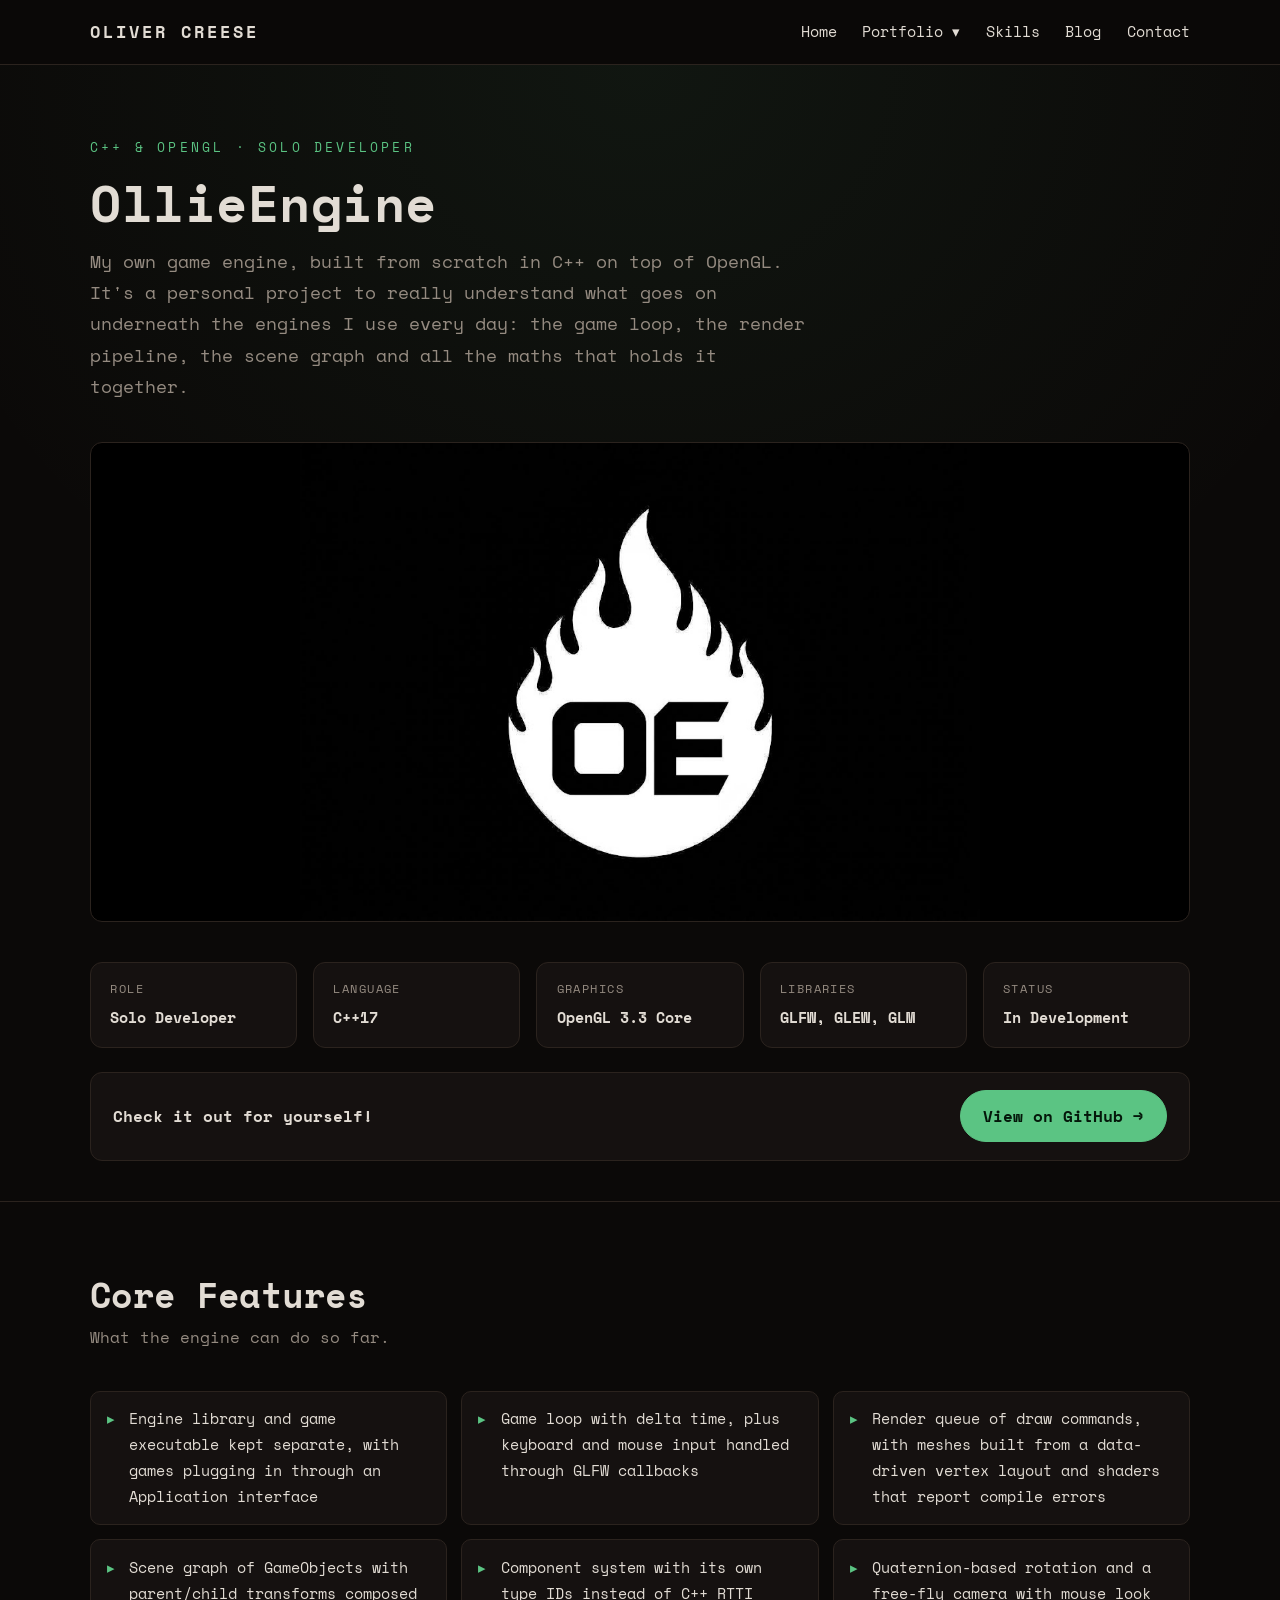
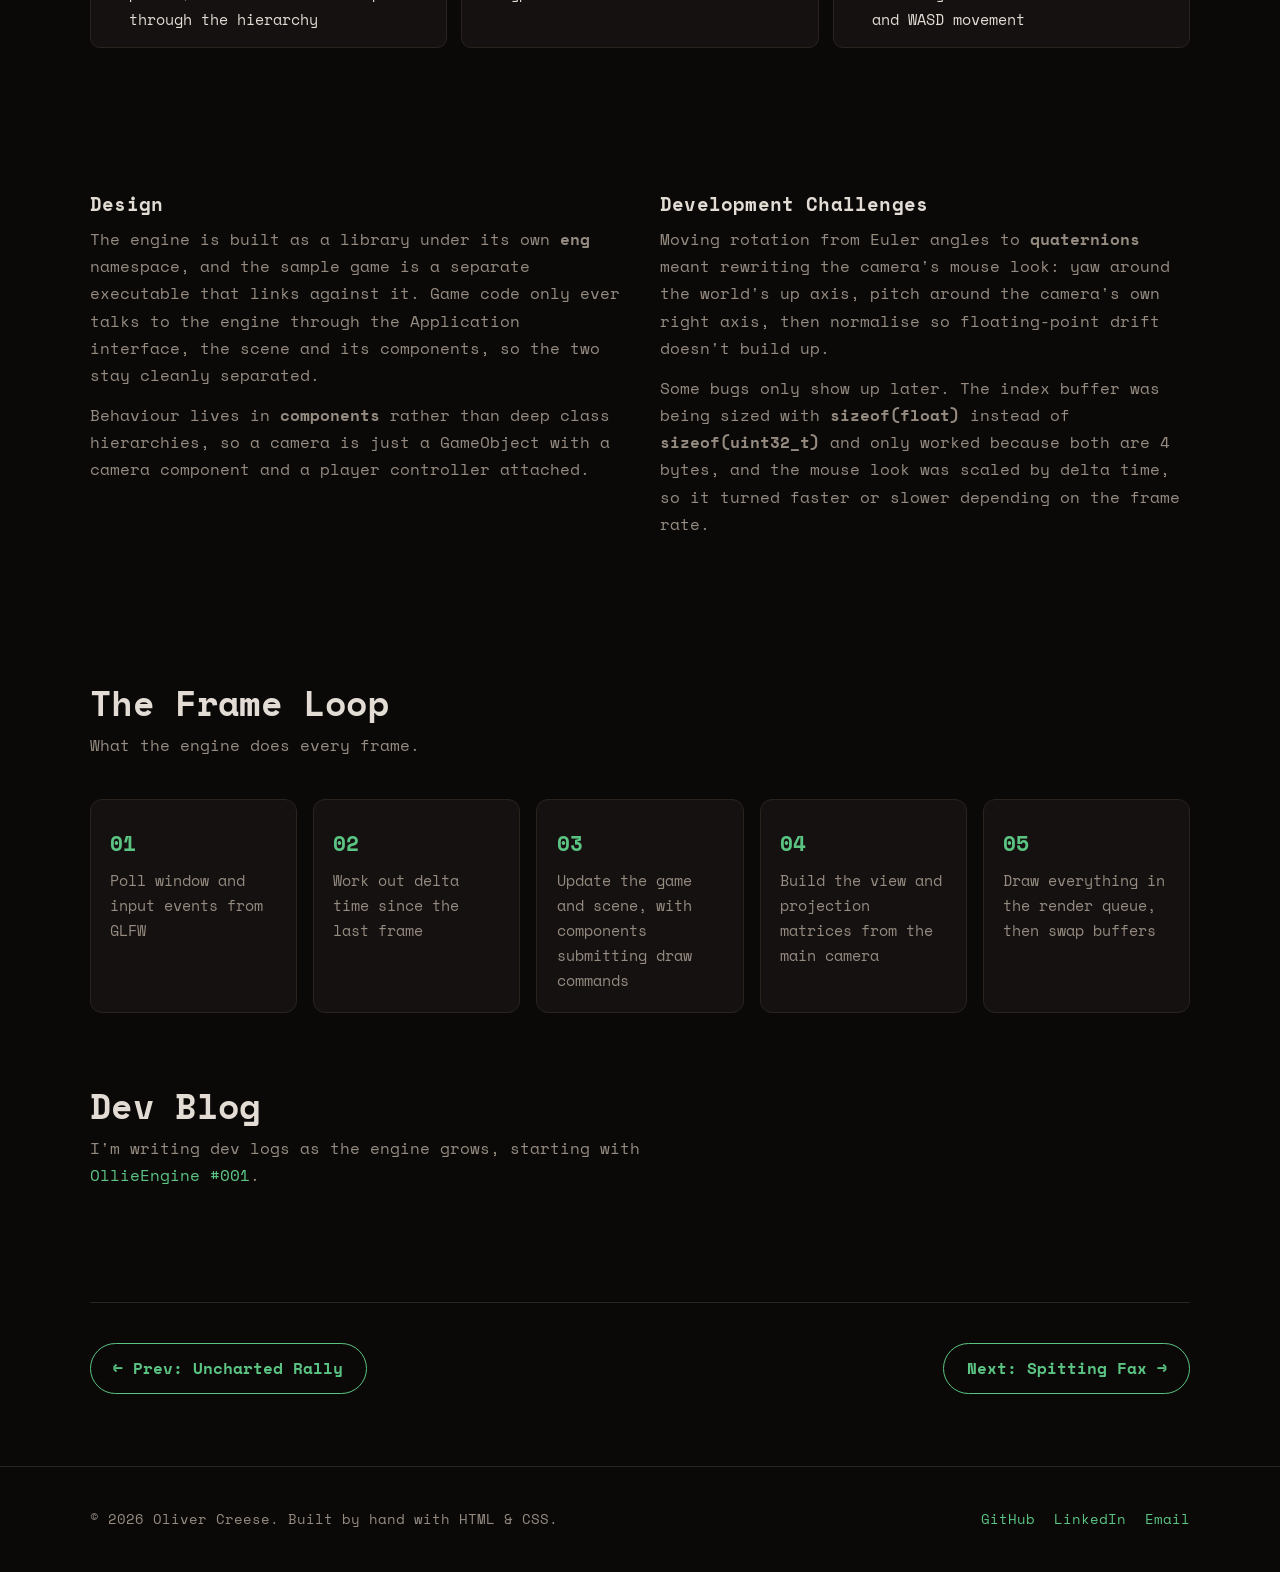
<file: projects/ollie-engine.html>
<!DOCTYPE html>
<html lang="en">
<head>
  <meta charset="UTF-8" />
  <meta name="viewport" content="width=device-width, initial-scale=1.0" />
  <title>OllieEngine | Oliver Creese</title>
  <meta name="description" content="OllieEngine — a custom game engine built from scratch in C++ and OpenGL by Oliver Creese." />
  <link rel="preconnect" href="https://fonts.googleapis.com" />
  <link rel="preconnect" href="https://fonts.gstatic.com" crossorigin />
  <link href="https://fonts.googleapis.com/css2?family=Space+Mono:ital,wght@0,400;0,700;1,400;1,700&display=swap" rel="stylesheet" />
  <link rel="stylesheet" href="../css/style.css" />
</head>
<body>

  <header class="site-header">
    <nav class="nav container">
      <a class="brand" href="../index.html">OLIVER CREESE</a>
      <button class="nav-toggle" aria-label="Toggle menu">
        <span></span><span></span><span></span>
      </button>
      <ul class="nav-menu">
        <li><a href="../index.html">Home</a></li>
        <li class="dropdown">
          <a href="../index.html#projects">Portfolio &#9662;</a>
          <ul class="dropdown-menu">
            <li><a href="uncharted-rally.html">Uncharted Rally</a></li>
            <li><a href="ollie-engine.html">OllieEngine</a></li>
            <li><a href="spitting-fax.html">Spitting Fax</a></li>
            <li><a href="knights-resurrection.html">Knights Resurrection</a></li>
            <li><a href="echoes-of-salvation.html">Echoes Of Salvation</a></li>
          </ul>
        </li>
        <li><a href="../index.html#skills">Skills</a></li>
        <li><a href="../blog.html">Blog</a></li>
        <li><a href="../index.html#contact">Contact</a></li>
      </ul>
    </nav>
  </header>

  <main>

    <section class="page-hero">
      <div class="container">
        <p class="eyebrow">C++ &amp; OpenGL &middot; Solo Developer</p>
        <h1>OllieEngine</h1>
        <p class="subtitle">
          My own game engine, built from scratch in C++ on top of OpenGL. It's a
          personal project to really understand what goes on underneath the engines
          I use every day: the game loop, the render pipeline, the scene graph and
          all the maths that holds it together.
        </p>

        <img class="project-hero-img contain" src="../assets/images/projects/ollie-engine/ollie-engine-logo.jpg"
             alt="The OllieEngine logo: the letters OE inside a white flame" />

        <div class="meta-grid">
          <div class="meta-item">
            <span class="meta-label">Role</span>
            <span class="meta-value">Solo Developer</span>
          </div>
          <div class="meta-item">
            <span class="meta-label">Language</span>
            <span class="meta-value">C++17</span>
          </div>
          <div class="meta-item">
            <span class="meta-label">Graphics</span>
            <span class="meta-value">OpenGL 3.3 Core</span>
          </div>
          <div class="meta-item">
            <span class="meta-label">Libraries</span>
            <span class="meta-value">GLFW, GLEW, GLM</span>
          </div>
          <div class="meta-item">
            <span class="meta-label">Status</span>
            <span class="meta-value">In Development</span>
          </div>
        </div>

        <div class="repo-callout">
          <p>Check it out for yourself!</p>
          <a class="btn btn-solid" href="https://github.com/olivercreese/OllieEngine" target="_blank" rel="noopener">View on GitHub &rarr;</a>
        </div>
      </div>
    </section>

    <section>
      <div class="container">
        <h2 class="section-title">Core Features</h2>
        <p class="section-intro">What the engine can do so far.</p>
        <ul class="feature-list">
          <li>Engine library and game executable kept separate, with games plugging in through an Application interface</li>
          <li>Game loop with delta time, plus keyboard and mouse input handled through GLFW callbacks</li>
          <li>Render queue of draw commands, with meshes built from a data-driven vertex layout and shaders that report compile errors</li>
          <li>Scene graph of GameObjects with parent/child transforms composed through the hierarchy</li>
          <li>Component system with its own type IDs instead of C++ RTTI</li>
          <li>Quaternion-based rotation and a free-fly camera with mouse look and WASD movement</li>
        </ul>
      </div>
    </section>

    <section>
      <div class="container split">
        <div>
          <h3>Design</h3>
          <p>
            The engine is built as a library under its own <strong>eng</strong>
            namespace, and the sample game is a separate executable that links
            against it. Game code only ever talks to the engine through the
            Application interface, the scene and its components, so the two stay
            cleanly separated.
          </p>
          <p>
            Behaviour lives in <strong>components</strong> rather than deep class
            hierarchies, so a camera is just a GameObject with a camera component
            and a player controller attached.
          </p>
        </div>
        <div>
          <h3>Development Challenges</h3>
          <p>
            Moving rotation from Euler angles to <strong>quaternions</strong> meant
            rewriting the camera's mouse look: yaw around the world's up axis, pitch
            around the camera's own right axis, then normalise so floating-point
            drift doesn't build up.
          </p>
          <p>
            Some bugs only show up later. The index buffer was being sized with
            <strong>sizeof(float)</strong> instead of <strong>sizeof(uint32_t)</strong>
            and only worked because both are 4 bytes, and the mouse look was scaled by
            delta time, so it turned faster or slower depending on the frame rate.
          </p>
        </div>
      </div>
    </section>

    <section>
      <div class="container">
        <h2 class="section-title">The Frame Loop</h2>
        <p class="section-intro">What the engine does every frame.</p>
        <ol class="loop-steps">
          <li>Poll window and input events from GLFW</li>
          <li>Work out delta time since the last frame</li>
          <li>Update the game and scene, with components submitting draw commands</li>
          <li>Build the view and projection matrices from the main camera</li>
          <li>Draw everything in the render queue, then swap buffers</li>
        </ol>
      </div>
    </section>

    <section style="padding-top: 0;">
      <div class="container">
        <h2 class="section-title">Dev Blog</h2>
        <p class="section-intro">
          I'm writing dev logs as the engine grows, starting with
          <a href="../blog/ollie-engine-001.html">OllieEngine #001</a>.
        </p>
      </div>
    </section>

    <div class="container project-nav">
      <a class="btn btn-ghost" href="uncharted-rally.html">&larr; Prev: Uncharted Rally</a>
      <a class="btn btn-ghost" href="spitting-fax.html">Next: Spitting Fax &rarr;</a>
    </div>

  </main>

  <footer class="site-footer">
    <div class="container footer-inner">
      <p>&copy; <span id="year">2026</span> Oliver Creese. Built by hand with HTML &amp; CSS.</p>
      <div class="footer-links">
        <a href="https://github.com/olivercreese" target="_blank" rel="noopener">GitHub</a>
        <a href="https://uk.linkedin.com/in/oliver-creese-88675a2ab" target="_blank" rel="noopener">LinkedIn</a>
        <a href="mailto:olicreese@gmail.com">Email</a>
      </div>
    </div>
  </footer>

  <script src="../js/main.js"></script>
</body>
</html>
</file>
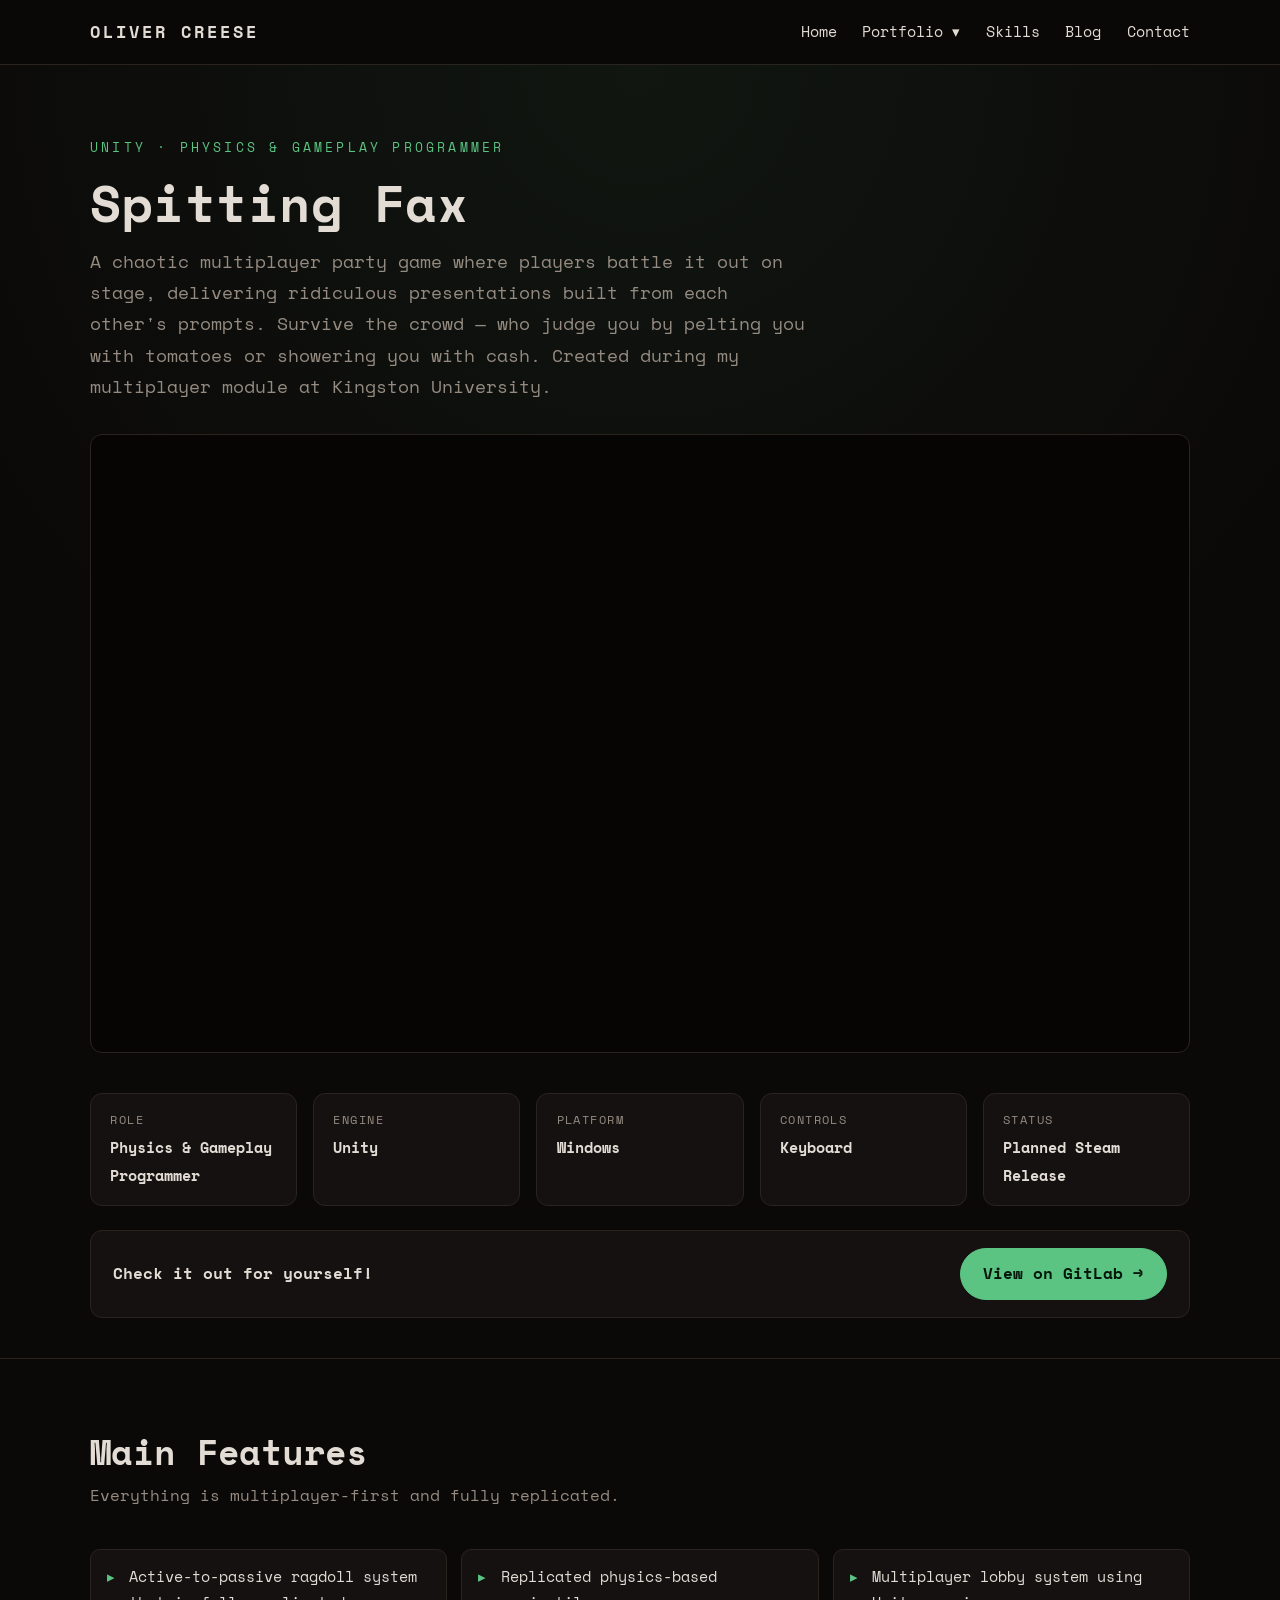
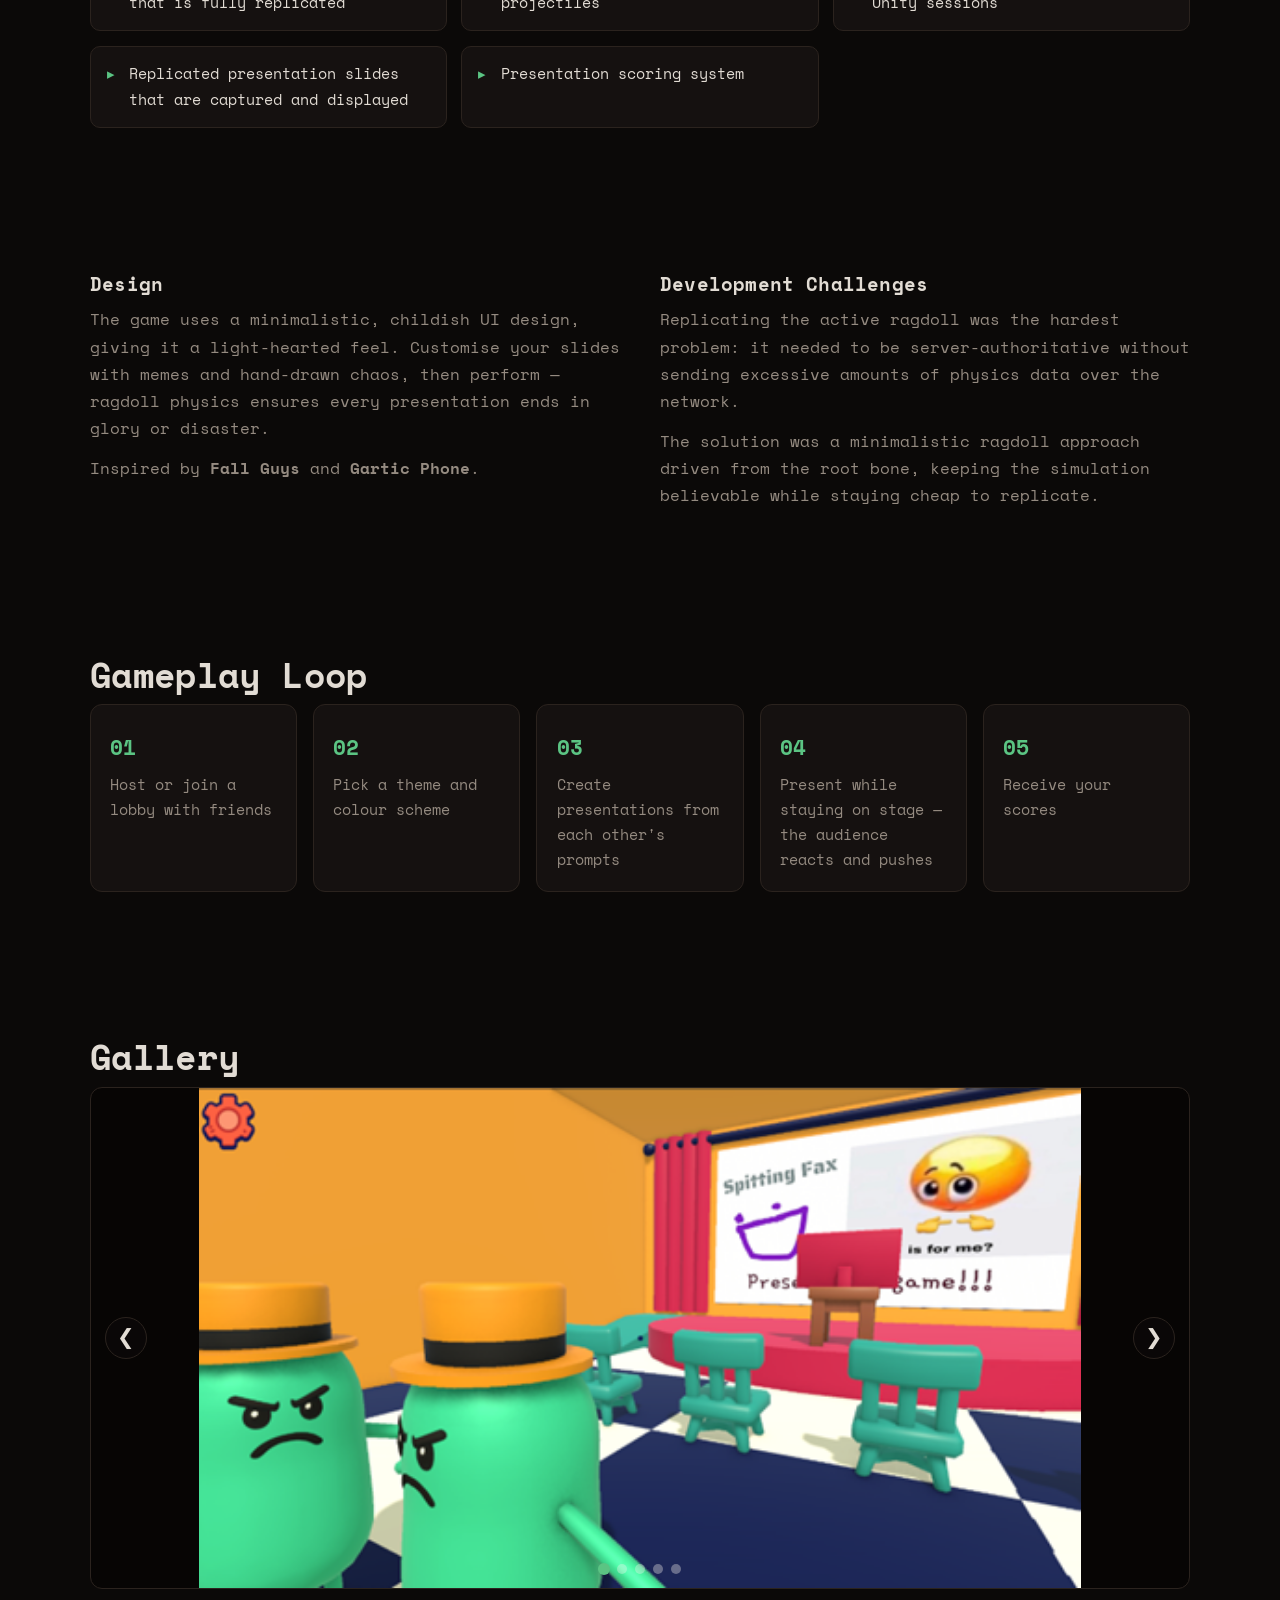
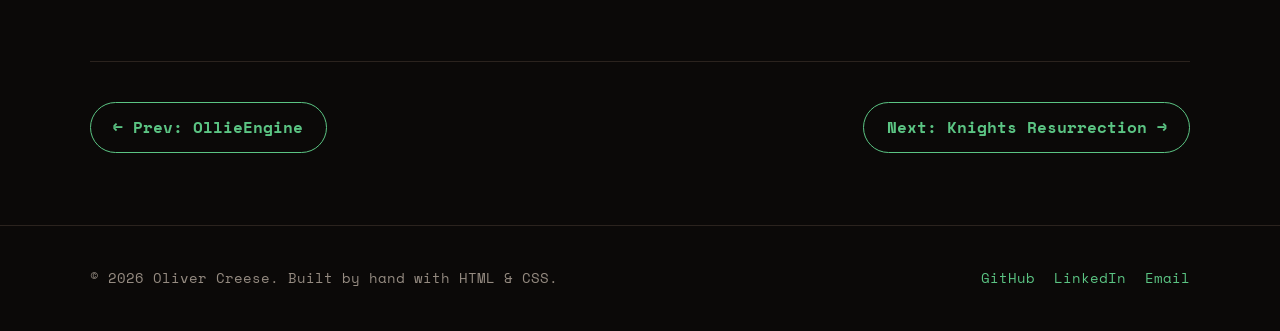
<file: projects/spitting-fax.html>
<!DOCTYPE html>
<html lang="en">
<head>
  <meta charset="UTF-8" />
  <meta name="viewport" content="width=device-width, initial-scale=1.0" />
  <title>Spitting Fax | Oliver Creese</title>
  <meta name="description" content="Spitting Fax — a physics-based multiplayer party game about making and rating presentations, built in Unity by Oliver Creese." />
  <link rel="preconnect" href="https://fonts.googleapis.com" />
  <link rel="preconnect" href="https://fonts.gstatic.com" crossorigin />
  <link href="https://fonts.googleapis.com/css2?family=Space+Mono:ital,wght@0,400;0,700;1,400;1,700&display=swap" rel="stylesheet" />
  <link rel="stylesheet" href="../css/style.css" />
</head>
<body>

  <header class="site-header">
    <nav class="nav container">
      <a class="brand" href="../index.html">OLIVER CREESE</a>
      <button class="nav-toggle" aria-label="Toggle menu">
        <span></span><span></span><span></span>
      </button>
      <ul class="nav-menu">
        <li><a href="../index.html">Home</a></li>
        <li class="dropdown">
          <a href="../index.html#projects">Portfolio &#9662;</a>
          <ul class="dropdown-menu">
            <li><a href="uncharted-rally.html">Uncharted Rally</a></li>
            <li><a href="ollie-engine.html">OllieEngine</a></li>
            <li><a href="spitting-fax.html">Spitting Fax</a></li>
            <li><a href="knights-resurrection.html">Knights Resurrection</a></li>
            <li><a href="echoes-of-salvation.html">Echoes Of Salvation</a></li>
          </ul>
        </li>
        <li><a href="../index.html#skills">Skills</a></li>
        <li><a href="../blog.html">Blog</a></li>
        <li><a href="../index.html#contact">Contact</a></li>
      </ul>
    </nav>
  </header>

  <main>

    <section class="page-hero">
      <div class="container">
        <p class="eyebrow">Unity &middot; Physics &amp; Gameplay Programmer</p>
        <h1>Spitting Fax</h1>
        <p class="subtitle">
          A chaotic multiplayer party game where players battle it out on stage,
          delivering ridiculous presentations built from each other's prompts.
          Survive the crowd — who judge you by pelting you with tomatoes or
          showering you with cash. Created during my multiplayer module at
          Kingston University.
        </p>

        <div class="video-embed">
          <iframe src="https://www.youtube.com/embed/FBbFLNWOuL4"
                  title="Spitting Fax gameplay video"
                  allow="accelerometer; autoplay; clipboard-write; encrypted-media; gyroscope; picture-in-picture"
                  allowfullscreen></iframe>
        </div>

        <div class="meta-grid">
          <div class="meta-item">
            <span class="meta-label">Role</span>
            <span class="meta-value">Physics &amp; Gameplay Programmer</span>
          </div>
          <div class="meta-item">
            <span class="meta-label">Engine</span>
            <span class="meta-value">Unity</span>
          </div>
          <div class="meta-item">
            <span class="meta-label">Platform</span>
            <span class="meta-value">Windows</span>
          </div>
          <div class="meta-item">
            <span class="meta-label">Controls</span>
            <span class="meta-value">Keyboard</span>
          </div>
          <div class="meta-item">
            <span class="meta-label">Status</span>
            <span class="meta-value">Planned Steam Release</span>
          </div>
        </div>

        <div class="repo-callout">
          <p>Check it out for yourself!</p>
          <a class="btn btn-solid" href="https://gitlab.com/blueblooygames/multiplayer" target="_blank" rel="noopener">View on GitLab &rarr;</a>
        </div>
      </div>
    </section>

    <section>
      <div class="container">
        <h2 class="section-title">Main Features</h2>
        <p class="section-intro">Everything is multiplayer-first and fully replicated.</p>
        <ul class="feature-list">
          <li>Active-to-passive ragdoll system that is fully replicated</li>
          <li>Replicated physics-based projectiles</li>
          <li>Multiplayer lobby system using Unity sessions</li>
          <li>Replicated presentation slides that are captured and displayed</li>
          <li>Presentation scoring system</li>
        </ul>
      </div>
    </section>

    <section>
      <div class="container split">
        <div>
          <h3>Design</h3>
          <p>
            The game uses a minimalistic, childish UI design, giving it a light-hearted
            feel. Customise your slides with memes and hand-drawn chaos, then perform —
            ragdoll physics ensures every presentation ends in glory or disaster.
          </p>
          <p>
            Inspired by <strong>Fall Guys</strong> and <strong>Gartic Phone</strong>.
          </p>
        </div>
        <div>
          <h3>Development Challenges</h3>
          <p>
            Replicating the active ragdoll was the hardest problem: it needed to be
            server-authoritative without sending excessive amounts of physics data
            over the network.
          </p>
          <p>
            The solution was a minimalistic ragdoll approach driven from the root
            bone, keeping the simulation believable while staying cheap to replicate.
          </p>
        </div>
      </div>
    </section>

    <section>
      <div class="container">
        <h2 class="section-title">Gameplay Loop</h2>
        <ol class="loop-steps">
          <li>Host or join a lobby with friends</li>
          <li>Pick a theme and colour scheme</li>
          <li>Create presentations from each other's prompts</li>
          <li>Present while staying on stage — the audience reacts and pushes</li>
          <li>Receive your scores</li>
        </ol>
      </div>
    </section>

    <section>
      <div class="container">
        <h2 class="section-title">Gallery</h2>
        <div class="carousel">
          <div class="carousel-track">
            <!-- To add an image: copy a screenshot into assets/images,
                 then add one line here like the ones below.
                 The alt text describes the image for screen readers and search engines. -->
            <img src="../assets/images/projects/spitting-fax/Lobby.png" alt="Spitting Fax multiplayer lobby with host, join and ready options" />
            <img src="../assets/images/projects/spitting-fax/PickTheme.png" alt="Players picking a theme and colour scheme in Spitting Fax" />
            <img src="../assets/images/projects/spitting-fax/PwpDesign.png" alt="Slide editor where players design their presentation" />
            <img src="../assets/images/projects/spitting-fax/pwpoint.png" alt="A completed presentation slide in Spitting Fax" />
            <img src="../assets/images/projects/spitting-fax/ScoreScene.png" alt="End-of-round scoring screen in Spitting Fax" />
          </div>
          <button class="carousel-btn prev" aria-label="Previous image">&#10094;</button>
          <button class="carousel-btn next" aria-label="Next image">&#10095;</button>
          <div class="carousel-dots"></div>
        </div>
      </div>
    </section>

    <div class="container project-nav">
      <a class="btn btn-ghost" href="ollie-engine.html">&larr; Prev: OllieEngine</a>
      <a class="btn btn-ghost" href="knights-resurrection.html">Next: Knights Resurrection &rarr;</a>
    </div>

  </main>

  <footer class="site-footer">
    <div class="container footer-inner">
      <p>&copy; <span id="year">2026</span> Oliver Creese. Built by hand with HTML &amp; CSS.</p>
      <div class="footer-links">
        <a href="https://github.com/olivercreese" target="_blank" rel="noopener">GitHub</a>
        <a href="https://uk.linkedin.com/in/oliver-creese-88675a2ab" target="_blank" rel="noopener">LinkedIn</a>
        <a href="mailto:olicreese@gmail.com">Email</a>
      </div>
    </div>
  </footer>

  <script src="../js/main.js"></script>
</body>
</html>
</file>
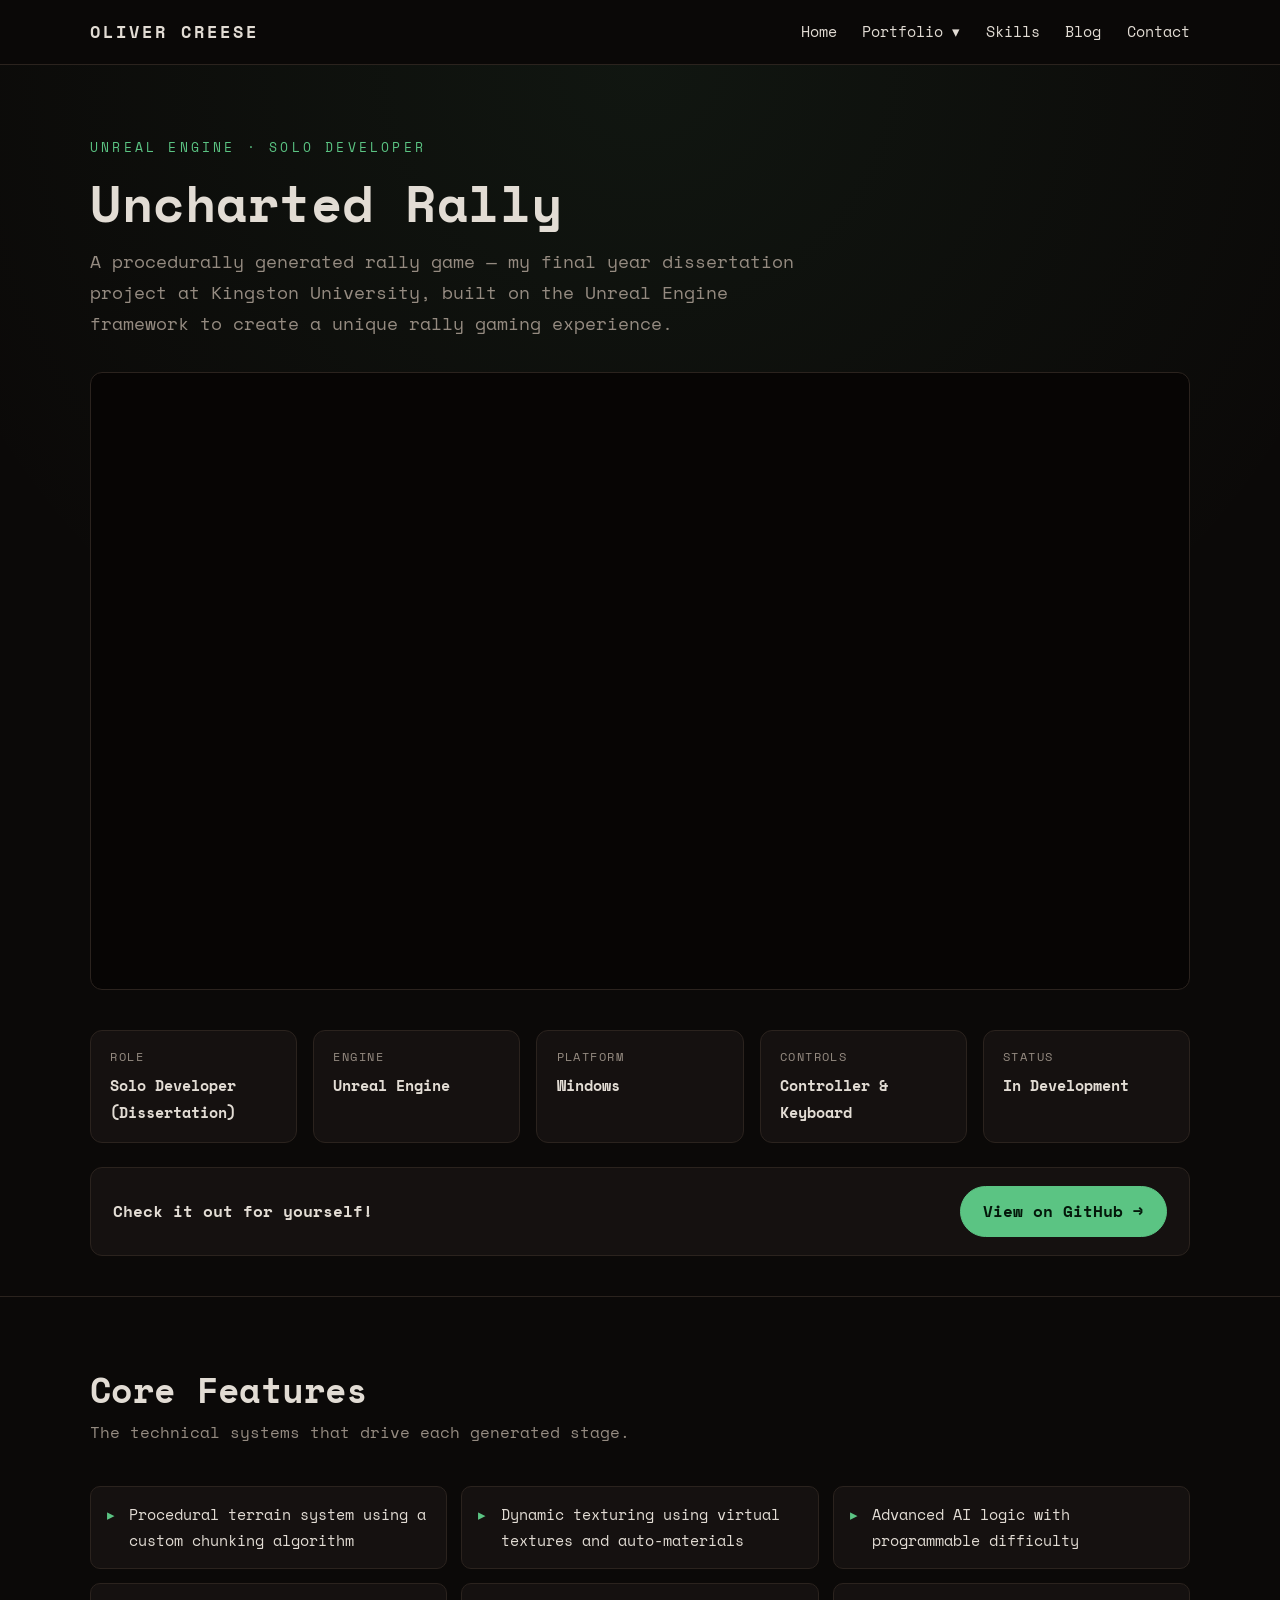
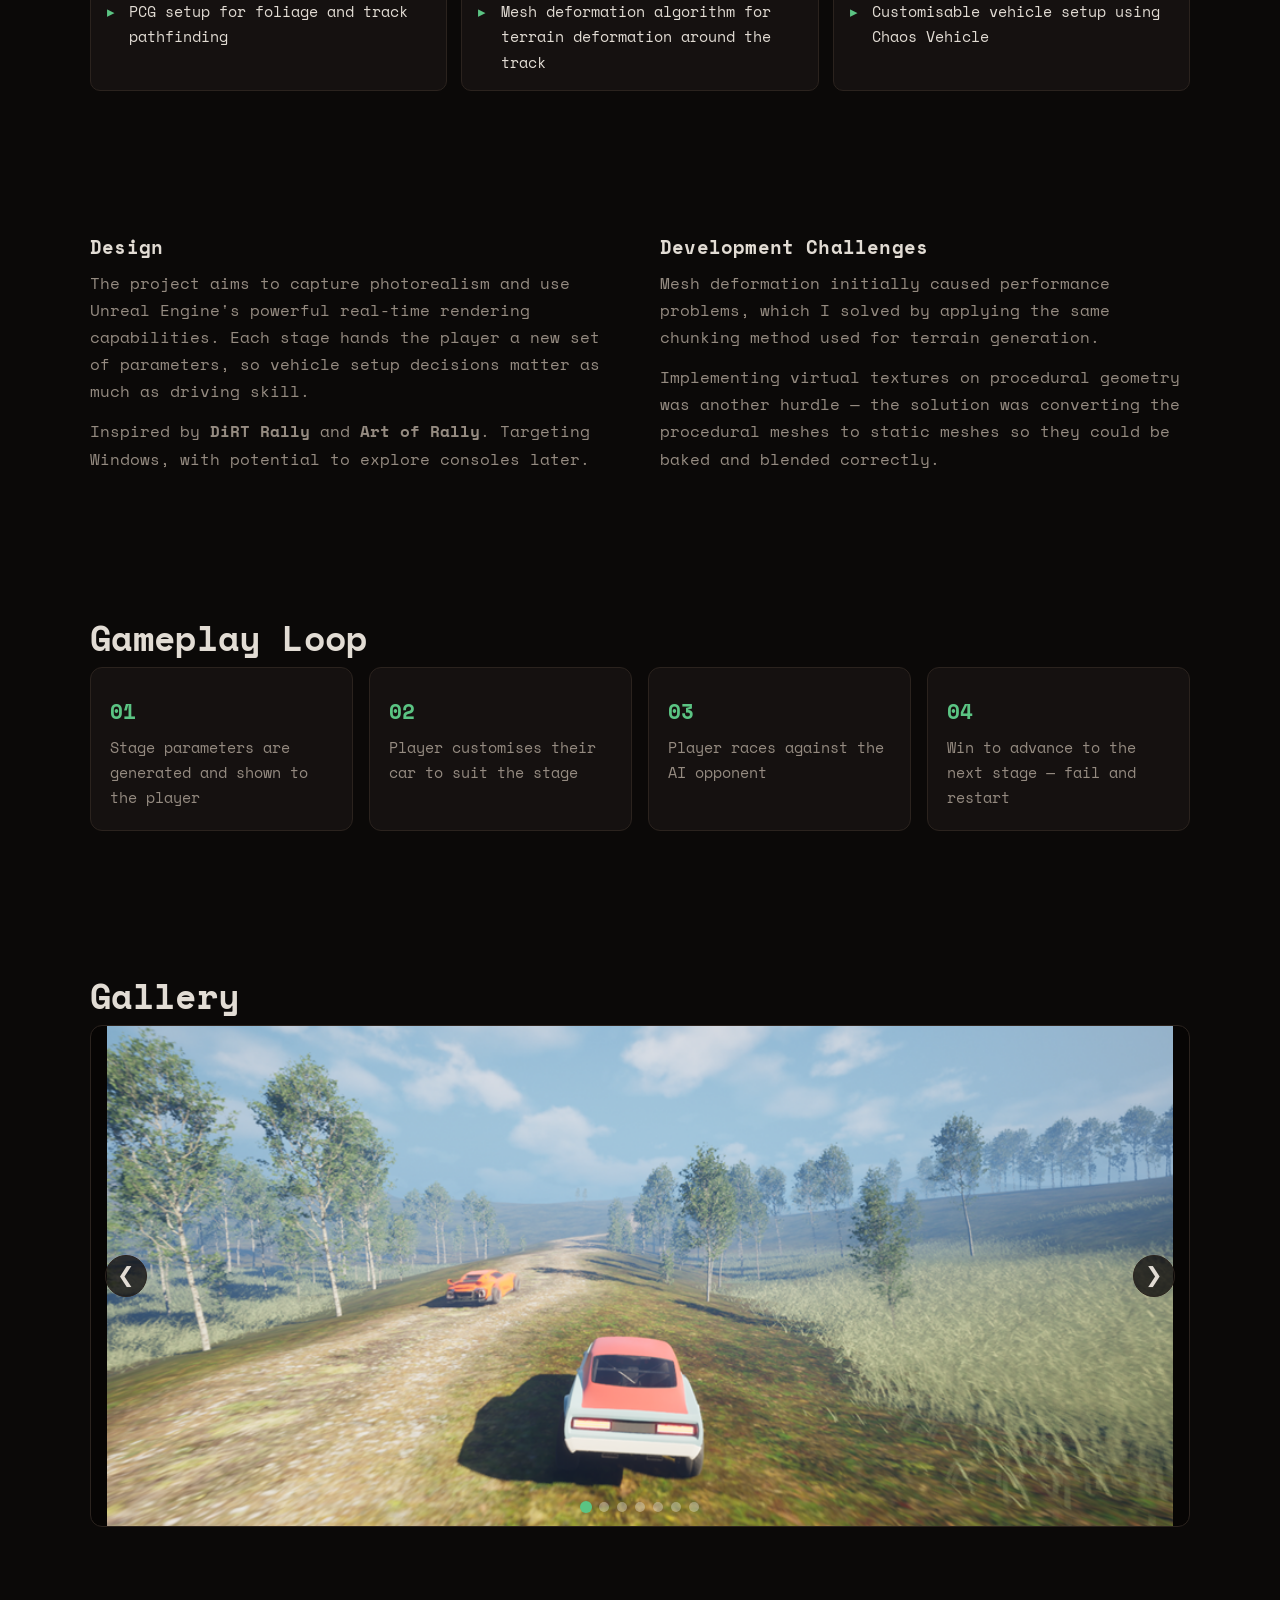
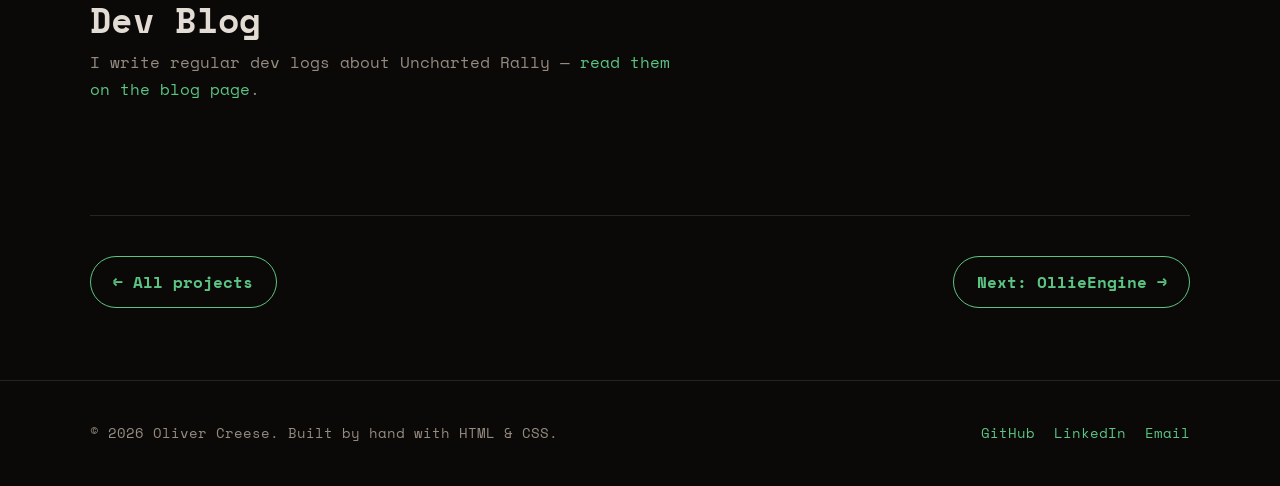
<file: projects/uncharted-rally.html>
<!DOCTYPE html>
<html lang="en">
<head>
  <meta charset="UTF-8" />
  <meta name="viewport" content="width=device-width, initial-scale=1.0" />
  <title>Uncharted Rally | Oliver Creese</title>
  <meta name="description" content="Uncharted Rally — a procedurally generated rally game built in Unreal Engine by Oliver Creese." />
  <link rel="preconnect" href="https://fonts.googleapis.com" />
  <link rel="preconnect" href="https://fonts.gstatic.com" crossorigin />
  <link href="https://fonts.googleapis.com/css2?family=Space+Mono:ital,wght@0,400;0,700;1,400;1,700&display=swap" rel="stylesheet" />
  <link rel="stylesheet" href="../css/style.css" />
</head>
<body>

  <header class="site-header">
    <nav class="nav container">
      <a class="brand" href="../index.html">OLIVER CREESE</a>
      <button class="nav-toggle" aria-label="Toggle menu">
        <span></span><span></span><span></span>
      </button>
      <ul class="nav-menu">
        <li><a href="../index.html">Home</a></li>
        <li class="dropdown">
          <a href="../index.html#projects">Portfolio &#9662;</a>
          <ul class="dropdown-menu">
            <li><a href="uncharted-rally.html">Uncharted Rally</a></li>
            <li><a href="ollie-engine.html">OllieEngine</a></li>
            <li><a href="spitting-fax.html">Spitting Fax</a></li>
            <li><a href="knights-resurrection.html">Knights Resurrection</a></li>
            <li><a href="echoes-of-salvation.html">Echoes Of Salvation</a></li>
          </ul>
        </li>
        <li><a href="../index.html#skills">Skills</a></li>
        <li><a href="../blog.html">Blog</a></li>
        <li><a href="../index.html#contact">Contact</a></li>
      </ul>
    </nav>
  </header>

  <main>

    <section class="page-hero">
      <div class="container">
        <p class="eyebrow">Unreal Engine &middot; Solo Developer</p>
        <h1>Uncharted Rally</h1>
        <p class="subtitle">
          A procedurally generated rally game — my final year dissertation project at
          Kingston University, built on the Unreal Engine framework to create a
          unique rally gaming experience.
        </p>

        <div class="video-embed">
          <iframe src="https://www.youtube.com/embed/BHTscDjUo1s?si=_QMhQnnoECmQT_n4"
                  title="Uncharted Rally gameplay video"
                  allow="accelerometer; autoplay; clipboard-write; encrypted-media; gyroscope; picture-in-picture"
                  allowfullscreen></iframe>
        </div>

        <div class="meta-grid">
          <div class="meta-item">
            <span class="meta-label">Role</span>
            <span class="meta-value">Solo Developer (Dissertation)</span>
          </div>
          <div class="meta-item">
            <span class="meta-label">Engine</span>
            <span class="meta-value">Unreal Engine</span>
          </div>
          <div class="meta-item">
            <span class="meta-label">Platform</span>
            <span class="meta-value">Windows</span>
          </div>
          <div class="meta-item">
            <span class="meta-label">Controls</span>
            <span class="meta-value">Controller &amp; Keyboard</span>
          </div>
          <div class="meta-item">
            <span class="meta-label">Status</span>
            <span class="meta-value">In Development</span>
          </div>
        </div>

        <div class="repo-callout">
          <p>Check it out for yourself!</p>
          <a class="btn btn-solid" href="https://github.com/olivercreese/UnchartedRally2" target="_blank" rel="noopener">View on GitHub &rarr;</a>
        </div>
      </div>
    </section>

    <section>
      <div class="container">
        <h2 class="section-title">Core Features</h2>
        <p class="section-intro">The technical systems that drive each generated stage.</p>
        <ul class="feature-list">
          <li>Procedural terrain system using a custom chunking algorithm</li>
          <li>Dynamic texturing using virtual textures and auto-materials</li>
          <li>Advanced AI logic with programmable difficulty</li>
          <li>PCG setup for foliage and track pathfinding</li>
          <li>Mesh deformation algorithm for terrain deformation around the track</li>
          <li>Customisable vehicle setup using Chaos Vehicle</li>
        </ul>
      </div>
    </section>

    <section>
      <div class="container split">
        <div>
          <h3>Design</h3>
          <p>
            The project aims to capture photorealism and use Unreal Engine's powerful
            real-time rendering capabilities. Each stage hands the player a new set of
            parameters, so vehicle setup decisions matter as much as driving skill.
          </p>
          <p>
            Inspired by <strong>DiRT Rally</strong> and <strong>Art of Rally</strong>.
            Targeting Windows, with potential to explore consoles later.
          </p>
        </div>
        <div>
          <h3>Development Challenges</h3>
          <p>
            Mesh deformation initially caused performance problems, which I solved by
            applying the same chunking method used for terrain generation.
          </p>
          <p>
            Implementing virtual textures on procedural geometry was another hurdle —
            the solution was converting the procedural meshes to static meshes so they
            could be baked and blended correctly.
          </p>
        </div>
      </div>
    </section>

    <section>
      <div class="container">
        <h2 class="section-title">Gameplay Loop</h2>
        <ol class="loop-steps">
          <li>Stage parameters are generated and shown to the player</li>
          <li>Player customises their car to suit the stage</li>
          <li>Player races against the AI opponent</li>
          <li>Win to advance to the next stage — fail and restart</li>
        </ol>
      </div>
    </section>

    <section>
      <div class="container">
        <h2 class="section-title">Gallery</h2>
        <div class="carousel">
          <div class="carousel-track">
            <!-- To add an image: copy a screenshot into assets/images,
                 then add one line here like the ones below.
                 The alt text describes the image for screen readers and search engines. -->
            <img src="../assets/images/projects/uncharted-rally/InGame.png" alt="In-game view of a rally stage in Uncharted Rally" />
            <img src="../assets/images/projects/uncharted-rally/CarView.png" alt="Rally car on a procedurally generated dirt track" />
            <img src="../assets/images/projects/uncharted-rally/DriverView.png" alt="Cockpit driver view from inside the rally car" />
            <img src="../assets/images/projects/uncharted-rally/ProcGen.png" alt="Procedurally generated rally stage layout" />
            <img src="../assets/images/projects/uncharted-rally/Terrain2.png" alt="Procedurally generated terrain across the rally landscape" />
            <img src="../assets/images/projects/uncharted-rally/UnchartedRallyTerrain.png" alt="Wide view of the generated terrain and track in Uncharted Rally" />
            <img src="../assets/images/projects/uncharted-rally/Foliage.png" alt="Procedurally placed foliage lining the rally track" />
          </div>
          <button class="carousel-btn prev" aria-label="Previous image">&#10094;</button>
          <button class="carousel-btn next" aria-label="Next image">&#10095;</button>
          <div class="carousel-dots"></div>
        </div>
      </div>
    </section>

    <section style="padding-top: 0;">
      <div class="container">
        <h2 class="section-title">Dev Blog</h2>
        <p class="section-intro">
          I write regular dev logs about Uncharted Rally —
          <a href="../blog.html">read them on the blog page</a>.
        </p>
      </div>
    </section>

    <div class="container project-nav">
      <a class="btn btn-ghost" href="../index.html#projects">&larr; All projects</a>
      <a class="btn btn-ghost" href="ollie-engine.html">Next: OllieEngine &rarr;</a>
    </div>

  </main>

  <footer class="site-footer">
    <div class="container footer-inner">
      <p>&copy; <span id="year">2026</span> Oliver Creese. Built by hand with HTML &amp; CSS.</p>
      <div class="footer-links">
        <a href="https://github.com/olivercreese" target="_blank" rel="noopener">GitHub</a>
        <a href="https://uk.linkedin.com/in/oliver-creese-88675a2ab" target="_blank" rel="noopener">LinkedIn</a>
        <a href="mailto:olicreese@gmail.com">Email</a>
      </div>
    </div>
  </footer>

  <script src="../js/main.js"></script>
</body>
</html>
</file>
<file: css/style.css>
/* ============================================================
   Oliver Creese — Portfolio stylesheet
   One file shared by every page of the site.
   ============================================================ */

/* ---- Design tokens: change colours/fonts here ---- */
:root {
  --bg: #0b0908;            /* page background — warm near-black */
  --surface: #151110;       /* cards and panels */
  --surface-2: #1c1614;     /* slightly lighter panels */
  --border: #2b231e;
  --text: #e2dcd4;          /* soft warm white */
  --muted: #958b81;
  --accent: #5bc483;        /* soft phosphor green */
  --accent-2: #86d6a2;      /* lighter phosphor tone for gradients */
  --accent-soft: rgba(91, 196, 131, 0.12);
  --on-accent: #04170a;     /* dark text used on green buttons */
  --radius: 12px;
  --font-head: "Space Mono", monospace;
  --font-body: "Space Mono", monospace;
}

* { box-sizing: border-box; margin: 0; padding: 0; }

html { scroll-behavior: smooth; }

body {
  background: var(--bg);
  color: var(--text);
  font-family: var(--font-body);
  font-size: 1rem;
  line-height: 1.7;
  -webkit-font-smoothing: antialiased;
}

img { max-width: 100%; display: block; }

a { color: var(--accent); text-decoration: none; }
a:hover { text-decoration: underline; }

h1, h2, h3, h4 {
  font-family: var(--font-head);
  line-height: 1.2;
  letter-spacing: 0.01em;
}

.container {
  width: min(1100px, 92%);
  margin-inline: auto;
}

section { padding: 4.5rem 0; }

.section-title {
  font-size: clamp(1.6rem, 3vw, 2.2rem);
  margin-bottom: 0.5rem;
}

.section-intro {
  color: var(--muted);
  max-width: 60ch;
  margin-bottom: 2.5rem;
}

.accent { color: var(--accent); }

/* ---- Buttons ---- */
.btn {
  display: inline-block;
  padding: 0.7rem 1.4rem;
  border-radius: 999px;
  font-weight: 600;
  font-family: var(--font-head);
  border: 1px solid var(--accent);
  transition: transform 0.15s ease, background 0.15s ease;
}
.btn:hover { text-decoration: none; transform: translateY(-2px); }
.btn-solid { background: var(--accent); color: var(--on-accent); }
.btn-solid:hover { background: var(--accent-2); }
.btn-ghost { color: var(--accent); }
.btn-ghost:hover { background: var(--accent-soft); }

/* ============================================================
   Header / navigation
   ============================================================ */
.site-header {
  position: sticky;
  top: 0;
  z-index: 50;
  background: rgba(11, 9, 8, 0.85);
  backdrop-filter: blur(10px);
  border-bottom: 1px solid var(--border);
}

.nav {
  display: flex;
  align-items: center;
  justify-content: space-between;
  min-height: 64px;
}

.brand {
  font-family: var(--font-head);
  font-weight: 700;
  font-size: 1.05rem;
  letter-spacing: 0.18em;
  color: var(--text);
}
.brand:hover { text-decoration: none; color: var(--accent); }

.nav-menu {
  display: flex;
  align-items: center;
  gap: 1.6rem;
  list-style: none;
}

.nav-menu > li > a {
  color: var(--text);
  font-weight: 500;
  font-size: 0.95rem;
}
.nav-menu > li > a:hover { color: var(--accent); text-decoration: none; }

/* Portfolio dropdown */
.dropdown { position: relative; }

.dropdown-menu {
  position: absolute;
  top: calc(100% + 10px);
  left: 50%;
  transform: translateX(-50%);
  min-width: 220px;
  background: var(--surface);
  border: 1px solid var(--border);
  border-radius: var(--radius);
  padding: 0.5rem;
  list-style: none;
  display: none;
  box-shadow: 0 16px 40px rgba(0, 0, 0, 0.45);
}

/* invisible bridge over the gap between the link and the panel, so the
   menu doesn't close while the mouse travels down to it */
.dropdown-menu::before {
  content: "";
  position: absolute;
  top: -12px;
  left: 0;
  right: 0;
  height: 12px;
}

.dropdown-menu a {
  display: block;
  padding: 0.55rem 0.9rem;
  border-radius: 8px;
  color: var(--text);
  font-size: 0.92rem;
}
.dropdown-menu a:hover {
  background: var(--accent-soft);
  color: var(--accent);
  text-decoration: none;
}

/* open on hover (desktop) or via JS toggle (mobile) */
@media (hover: hover) {
  .dropdown:hover .dropdown-menu { display: block; }
}
.dropdown.open .dropdown-menu { display: block; }

.nav-toggle {
  display: none;
  background: none;
  border: 1px solid var(--border);
  border-radius: 8px;
  padding: 0.45rem 0.6rem;
  cursor: pointer;
}
.nav-toggle span {
  display: block;
  width: 20px;
  height: 2px;
  background: var(--text);
  margin: 4px 0;
}

/* ============================================================
   Hero (homepage)
   ============================================================ */
/* The hero is an old-school computer: a CRT monitor on a stand with a
   keyboard in front. Everything on the "screen" boots in line by line. */
.hero {
  padding: 4.5rem 0 5rem;
  background: radial-gradient(ellipse 60% 50% at 50% 45%, rgba(91, 196, 131, 0.06), transparent);
  border-bottom: 1px solid var(--border);
}

.sr-only {
  position: absolute;
  width: 1px;
  height: 1px;
  overflow: hidden;
  clip: rect(0 0 0 0);
  white-space: nowrap;
}

.setup {
  --phosphor: #6fcf94;
  --phosphor-dim: #4c8f68;
  max-width: 940px;
  margin-inline: auto;
}

/* monitor casing — dark putty plastic */
.crt {
  background: linear-gradient(180deg, #2e2a25 0%, #24211d 55%, #1c1a17 100%);
  border-radius: 26px;
  padding: clamp(14px, 3vw, 30px) clamp(14px, 3vw, 30px) 0;
  box-shadow:
    inset 0 2px 0 rgba(255, 255, 255, 0.06),
    inset 0 -3px 0 rgba(0, 0, 0, 0.4),
    0 30px 60px rgba(0, 0, 0, 0.55);
}

/* the glass */
.crt-screen {
  position: relative;
  overflow: hidden;
  container-type: inline-size;
  background: radial-gradient(ellipse at center, #0b1a10 0%, #06100a 70%, #030805 100%);
  border-radius: 18px / 22px;
  padding: clamp(1rem, 3.5cqi, 2.2rem) clamp(1rem, 4cqi, 2.6rem);
  color: var(--phosphor);
  font-family: var(--font-body);
  text-shadow: 0 0 6px rgba(111, 207, 148, 0.35);
  box-shadow:
    inset 0 0 0 3px #0f0d0b,
    inset 0 0 40px rgba(0, 0, 0, 0.85);
  animation: crt-on 0.7s ease-out both;
}

/* scanlines */
.crt-screen::before {
  content: "";
  position: absolute;
  inset: 0;
  pointer-events: none;
  background: repeating-linear-gradient(
    to bottom,
    rgba(0, 0, 0, 0.22) 0,
    rgba(0, 0, 0, 0.22) 1px,
    transparent 1px,
    transparent 3px
  );
  z-index: 2;
}

/* curved-glass vignette and a soft reflection */
.crt-screen::after {
  content: "";
  position: absolute;
  inset: 0;
  pointer-events: none;
  background:
    radial-gradient(ellipse 120% 90% at 50% 50%, transparent 60%, rgba(0, 0, 0, 0.55) 100%),
    linear-gradient(160deg, rgba(255, 255, 255, 0.045) 0%, transparent 35%);
  z-index: 3;
}

.crt-screen > * { position: relative; z-index: 1; }

.boot {
  list-style: none;
  font-size: clamp(0.68rem, 1.9cqi, 0.85rem);
  line-height: 1.6;
  color: var(--phosphor-dim);
  margin-bottom: 1.4rem;
}
.boot .ok { color: var(--phosphor); }

/* 78-column ASCII logo scaled to fit the screen width; a stacked
   two-line version takes over on narrow screens */
.ascii-logo {
  font-family: var(--font-body);
  line-height: 1.15;
  white-space: pre;
  color: var(--phosphor);
  text-shadow: 0 0 8px rgba(111, 207, 148, 0.5);
  margin-bottom: 1.4rem;
}
.ascii-logo.wide { font-size: 2.05cqi; }
.ascii-logo.narrow { display: none; font-size: min(3.9cqi, 1.1rem); }

@container (max-width: 720px) {
  .ascii-logo.wide { display: none; }
  .ascii-logo.narrow { display: block; }
}

.crt-screen .eyebrow {
  letter-spacing: 0.25em;
  text-transform: uppercase;
  font-size: clamp(0.72rem, 1.9cqi, 0.85rem);
  color: var(--phosphor-dim);
  margin-bottom: 0.6rem;
}

.crt-screen h1 {
  font-size: clamp(1.25rem, 4.2cqi, 2.2rem);
  line-height: 1.25;
  color: #a6e8bf;
  margin-bottom: 0.9rem;
}

.crt-screen .tagline {
  max-width: 62ch;
  font-size: clamp(0.8rem, 2.1cqi, 1rem);
  line-height: 1.7;
  color: var(--phosphor);
  margin-bottom: 1.4rem;
}

.prompt {
  font-size: clamp(0.78rem, 2cqi, 0.95rem);
  margin-bottom: 0.9rem;
}
.prompt .cursor {
  display: inline-block;
  width: 0.6em;
  height: 1.1em;
  vertical-align: text-bottom;
  background: var(--phosphor);
  box-shadow: 0 0 8px rgba(111, 207, 148, 0.6);
  animation: blink 1s steps(1) infinite;
}

.hero-actions { display: flex; gap: 0.8rem; flex-wrap: wrap; }

.term-btn {
  font-family: var(--font-body);
  font-size: clamp(0.78rem, 2cqi, 0.95rem);
  color: var(--phosphor);
  background: none;
  border: 1px solid var(--phosphor-dim);
  padding: 0.45rem 0.9rem;
  cursor: pointer;
}
.term-btn::before { content: "> "; }
.term-btn:hover,
.term-btn:focus-visible {
  background: var(--phosphor);
  color: #06100a;
  text-shadow: none;
  text-decoration: none;
  outline: none;
}

/* the Skills button is the one to press: lit up and gently pulsing */
.term-btn.primary {
  background: var(--phosphor);
  color: #06100a;
  border-color: var(--phosphor);
  font-weight: 700;
  text-shadow: none;
  box-shadow: 0 0 14px rgba(111, 207, 148, 0.45);
  animation: btn-pulse 2.4s ease-in-out infinite;
}
.term-btn.primary:hover,
.term-btn.primary:focus-visible,
.term-btn.primary[aria-expanded="true"] {
  background: #a6e8bf;
  border-color: #a6e8bf;
  animation: none;
}

@keyframes btn-pulse {
  50% { box-shadow: 0 0 22px rgba(111, 207, 148, 0.75); }
}

/* ---- Skills: a DOS-style file manager that runs on the screen ---- */
.skills-term { font-size: clamp(0.74rem, 1.9cqi, 0.9rem); }
.skills-term[hidden] { display: none; }
.skills-term .term-btn { margin-top: 1rem; }

/* while the skills are open the screen is cleared down to the logo */
.crt-screen.show-skills > :not(.ascii-logo):not(.skills-term) { display: none; }
/* once booted, lines that come back after the skills close shouldn't replay the boot */
.crt-screen.booted .boot-line { animation: none; opacity: 1; }
/* each part appears in turn when the Skills button runs it */
.skills-term > * {
  opacity: 0;
  animation: boot-in 0.01s linear forwards;
  animation-delay: calc(var(--j) * 0.18s);
}
.skills-term .dim { color: var(--phosphor-dim); }
.skills-term .prompt { margin-bottom: 0.6rem; font-size: inherit; }

.panes {
  display: grid;
  grid-template-columns: minmax(150px, 30%) 1fr;
  border: 3px double var(--phosphor-dim);
  min-height: 15.5em;
}
.pane-title {
  text-align: center;
  font-size: 0.85em;
  letter-spacing: 0.2em;
  color: var(--phosphor-dim);
  border-bottom: 1px solid var(--phosphor-dim);
  padding: 0.3rem;
}
.pane-list { border-right: 3px double var(--phosphor-dim); }
.pane-list ul { list-style: none; padding: 0.4rem 0; }
.pane-list button {
  all: unset;
  box-sizing: border-box;
  display: flex;
  justify-content: space-between;
  width: 100%;
  padding: 0.2rem 0.8rem;
  cursor: pointer;
}
.pane-list button:hover,
.pane-list button:focus-visible { background: rgba(111, 207, 148, 0.12); }
.pane-list .ext { color: var(--phosphor-dim); }
.pane-list button[aria-pressed="true"] {
  background: var(--phosphor);
  color: #06100a;
  text-shadow: none;
}
.pane-list button[aria-pressed="true"] .ext { color: #06100a; }

/* every file sits in the same grid cell, so the box is always as tall as the
   longest one and never changes size when you switch between them */
.pane-view { display: grid; padding: 0.8rem 1.1rem; }
.skill-file { grid-area: 1 / 1; }
.skill-file[hidden] { display: block; visibility: hidden; }
.skill-file .cmd { color: var(--phosphor-dim); margin-bottom: 0.6rem; }
.skill-file h3 { font-size: 1.15em; color: #a6e8bf; }
.skill-file .type { color: var(--phosphor-dim); font-size: 0.8em; letter-spacing: 0.2em; margin-bottom: 0.6rem; }
.skill-file ul { list-style: none; }
.skill-file li { margin-bottom: 0.2rem; }
.skill-file li::before { content: "> "; color: var(--phosphor-dim); }
.skill-file a { color: #a6e8bf; text-decoration: underline; text-underline-offset: 3px; }

.pane-keys {
  display: flex;
  gap: 1.2rem;
  flex-wrap: wrap;
  padding-top: 0.4rem;
  font-size: 0.85em;
  color: var(--phosphor-dim);
}
.pane-keys b {
  background: var(--phosphor-dim);
  color: #06100a;
  padding: 0 0.3rem;
  font-weight: 400;
  text-shadow: none;
}
.pane-keys button {
  all: unset;
  cursor: pointer;
}
.pane-keys button:hover,
.pane-keys button:focus-visible { color: var(--phosphor); }

@container (max-width: 560px) {
  .panes { grid-template-columns: 1fr; }
  .pane-list { border-right: none; border-bottom: 3px double var(--phosphor-dim); }
  .pane-list ul { display: grid; grid-template-columns: 1fr 1fr; }
}

/* bottom bezel: badge + power light */
.crt-bezel {
  display: flex;
  justify-content: space-between;
  align-items: center;
  padding: 0.75rem 0.4rem 0.9rem;
  font-size: 0.7rem;
  letter-spacing: 0.2em;
  color: #6f675d;
  text-transform: uppercase;
}
.crt-bezel .power { display: flex; align-items: center; gap: 0.5rem; }
.crt-bezel .led {
  width: 8px;
  height: 8px;
  border-radius: 50%;
  background: var(--phosphor);
  box-shadow: 0 0 8px var(--phosphor);
}

/* stand */
.crt-neck {
  width: 22%;
  height: 22px;
  margin-inline: auto;
  background: linear-gradient(180deg, #151311, #22201c);
}
.crt-base {
  width: 40%;
  height: 14px;
  margin-inline: auto;
  border-radius: 8px 8px 4px 4px;
  background: linear-gradient(180deg, #2a2722, #1a1815);
  box-shadow: 0 10px 24px rgba(0, 0, 0, 0.5);
}

/* keyboard: rows of keycaps drawn with repeating gradients */
.keyboard {
  width: 88%;
  margin: 1.4rem auto 0;
  padding: 12px 14px;
  border-radius: 10px;
  background: linear-gradient(180deg, #2b2823, #1e1c18);
  box-shadow: inset 0 2px 0 rgba(255, 255, 255, 0.05), 0 16px 30px rgba(0, 0, 0, 0.5);
  transform: perspective(700px) rotateX(28deg);
  transform-origin: top center;
}
.keyboard .keys {
  height: 64px;
  border-radius: 4px;
  background:
    linear-gradient(to right, transparent calc(100% - 3px), #1a1815 0),
    repeating-linear-gradient(to bottom, #3a362f 0 13px, #1a1815 13px 16px);
  background-size: 4.6% 100%, 100% 100%;
}

/* boot sequence: each line appears in turn after the screen powers on */
.boot-line {
  opacity: 0;
  animation: boot-in 0.01s linear forwards;
  animation-delay: calc(0.7s + var(--i) * 0.22s);
}

@keyframes boot-in { to { opacity: 1; } }

@keyframes crt-on {
  0%   { transform: scale(1, 0.004); filter: brightness(4); }
  45%  { transform: scale(1, 0.004); filter: brightness(4); }
  100% { transform: scale(1, 1); filter: brightness(1); }
}

@keyframes blink { 50% { opacity: 0; } }

@media (prefers-reduced-motion: reduce) {
  .crt-screen, .boot-line, .skills-term > * { animation: none; opacity: 1; }
  .term-btn.primary { animation: none; }
  .prompt .cursor { animation: none; }
}

@media (max-width: 600px) {
  .keyboard { display: none; }
  .crt-bezel .badge { display: none; }
}

/* ============================================================
   Game shelf (homepage)
   ============================================================ */
/* Each project is a handheld-style game cartridge standing on a shelf.
   JS stacks thin shell-coloured layers behind each cart so it has real
   thickness, and tilts it towards the pointer. Every slot carries its
   own piece of shelf that reaches into the gaps either side, so the
   pieces join into one plank on each row however the carts wrap. */
.game-shelf {
  --cart-w: 180px;
  --shelf-gap: 2.4rem;
  display: flex;
  flex-wrap: wrap;
  justify-content: center;
  column-gap: var(--shelf-gap);
  row-gap: 3rem;
  padding-top: 1.5rem;
}

.cart-slot {
  width: var(--cart-w);
  color: inherit;
  text-decoration: none;
}
.cart-slot:hover { text-decoration: none; }

.cart {
  perspective: 900px;
  position: relative;
  z-index: 1;
}

.cart-tilt {
  position: relative;
  aspect-ratio: 0.86;
  transform-style: preserve-3d;
  transform:
    translateY(var(--lift, 0px))
    rotateX(var(--rx, 4deg))
    rotateY(var(--ry, -14deg));
  transition: transform 0.5s cubic-bezier(0.2, 0.8, 0.2, 1);
}
.cart-slot.is-tilting .cart-tilt { transition: transform 0.08s linear; }
.cart-slot:hover,
.cart-slot:focus-visible { --lift: -16px; }
.cart-slot:focus-visible { outline: none; }
.cart-slot:focus-visible .cart-info h3 { color: var(--accent); }

.cart-layer,
.cart-face {
  position: absolute;
  inset: 0;
  clip-path: polygon(0 0, 87% 0, 100% 9%, 100% 100%, 0 100%);
  border-radius: 6px 0 10px 10px;
}
.cart-layer {
  background: color-mix(in srgb, var(--shell) 55%, #000);
  transform: translateZ(calc(var(--z) * -1.6px));
}
.cart-layer:first-child { background: color-mix(in srgb, var(--shell) 35%, #000); }

.cart-face {
  padding: 13% 8% 0;
  background: linear-gradient(160deg,
    color-mix(in srgb, var(--shell) 88%, #fff) 0%,
    var(--shell) 45%,
    color-mix(in srgb, var(--shell) 78%, #000) 100%);
  box-shadow:
    inset 0 2px 0 rgba(255, 255, 255, 0.12),
    inset 0 -3px 0 rgba(0, 0, 0, 0.25);
}

.cart-emboss {
  position: absolute;
  top: 4.5%;
  left: 8%;
  font-size: 0.52rem;
  font-weight: 700;
  letter-spacing: 0.25em;
  color: rgba(0, 0, 0, 0.45);
  text-shadow: 0 1px 0 rgba(255, 255, 255, 0.12);
}

.cart-label {
  background: #e8e1d4;
  border-radius: 3px;
  padding: 5px;
  box-shadow: inset 0 0 0 1px rgba(0, 0, 0, 0.15);
}
.cart-label-top {
  background: var(--shell);
  color: #eee7da;
  font-size: 0.6rem;
  font-weight: 700;
  letter-spacing: 0.06em;
  text-transform: uppercase;
  padding: 3px 6px;
  margin-bottom: 4px;
  white-space: nowrap;
  overflow: hidden;
  text-overflow: ellipsis;
}
.cart-label img { width: 100%; aspect-ratio: 4 / 3; object-fit: cover; }

.cart-arrow {
  position: absolute;
  left: 0;
  right: 0;
  bottom: 15%;
  text-align: center;
  font-size: 0.65rem;
  color: rgba(0, 0, 0, 0.4);
}
.cart-grip {
  position: absolute;
  left: 22%;
  right: 22%;
  bottom: 7%;
  height: 7%;
  background: repeating-linear-gradient(to bottom,
    rgba(0, 0, 0, 0.35) 0 2px, rgba(255, 255, 255, 0.06) 2px 3px, transparent 3px 5px);
  border-radius: 2px;
}

/* this slot's piece of the shelf */
.shelf-plank {
  height: 20px;
  margin: -6px calc(var(--shelf-gap) / -2) 0;
  background: linear-gradient(180deg, #3a342d 0%, #2a2520 45%, #1a1714 100%);
  box-shadow: 0 16px 26px rgba(0, 0, 0, 0.55), inset 0 1px 0 rgba(255, 255, 255, 0.08);
}

.cart-info { padding-top: 1rem; }
.cart-info h3 { font-size: 0.98rem; margin-bottom: 0.15rem; transition: color 0.2s; }
.cart-slot:hover .cart-info h3 { color: var(--accent); }
.cart-info .cart-sub { color: var(--muted); font-size: 0.75rem; line-height: 1.5; margin-bottom: 0.5rem; }

.cart-tags {
  display: flex;
  flex-wrap: wrap;
  gap: 0.2rem 0.6rem;
  list-style: none;
  font-size: 0.7rem;
  color: var(--accent);
}
.cart-tags li::before { content: "["; color: #4c8f68; }
.cart-tags li::after { content: "]"; color: #4c8f68; }

@media (prefers-reduced-motion: reduce) {
  .cart-tilt { transition: none; }
}

@media (max-width: 600px) {
  .game-shelf { --cart-w: 140px; --shelf-gap: 1.4rem; }
  .cart-emboss { font-size: 0.42rem; }
  .cart-label-top { font-size: 0.5rem; }
}

.tag {
  font-size: 0.75rem;
  font-weight: 600;
  padding: 0.25rem 0.7rem;
  border-radius: 999px;
  background: var(--accent-soft);
  color: var(--accent);
  border: 1px solid rgba(91, 196, 131, 0.25);
}

.card-link { font-weight: 600; font-size: 0.95rem; }

/* ============================================================
   Contact (homepage)
   ============================================================ */
.contact-grid {
  display: grid;
  grid-template-columns: repeat(auto-fit, minmax(240px, 1fr));
  gap: 1.5rem;
}

.contact-card {
  background: var(--surface);
  border: 1px solid var(--border);
  border-radius: var(--radius);
  padding: 1.8rem;
  text-align: center;
  transition: transform 0.2s ease, border-color 0.2s ease;
}
.contact-card:hover { transform: translateY(-4px); border-color: var(--accent); text-decoration: none; }

.contact-card img {
  width: 44px;
  height: 44px;
  margin: 0 auto 0.9rem;
  border-radius: 8px;
}

.contact-card h3 { color: var(--text); font-size: 1.05rem; margin-bottom: 0.3rem; }
.contact-card p { color: var(--muted); font-size: 0.9rem; }

.contact-card .email-icon {
  width: 44px;
  height: 44px;
  margin: 0 auto 0.9rem;
  border-radius: 8px;
  background: var(--accent);
  color: var(--on-accent);
  font-size: 1.4rem;
  display: flex;
  align-items: center;
  justify-content: center;
}

/* ============================================================
   Project pages
   ============================================================ */
.page-hero {
  padding: 4.5rem 0 2.5rem;
  border-bottom: 1px solid var(--border);
  background: radial-gradient(ellipse 60% 60% at 50% 0%, rgba(91, 196, 131, 0.07), transparent);
}

.page-hero .eyebrow {
  font-family: var(--font-head);
  color: var(--accent);
  letter-spacing: 0.25em;
  text-transform: uppercase;
  font-size: 0.8rem;
  margin-bottom: 0.8rem;
}

.page-hero h1 { font-size: clamp(2rem, 5vw, 3.2rem); margin-bottom: 0.8rem; }

.page-hero .subtitle { color: var(--muted); font-size: 1.15rem; max-width: 65ch; }

.project-hero-img {
  width: 100%;
  max-height: 480px;
  object-fit: cover;
  border-radius: var(--radius);
  border: 1px solid var(--border);
  margin-top: 2.5rem;
}
/* for logos: show the whole image on black rather than cropping it */
.project-hero-img.contain { object-fit: contain; background: #000; }

/* quick facts row */
.meta-grid {
  display: grid;
  grid-template-columns: repeat(auto-fit, minmax(170px, 1fr));
  gap: 1rem;
  margin-top: 2.5rem;
}

.meta-item {
  background: var(--surface);
  border: 1px solid var(--border);
  border-radius: var(--radius);
  padding: 1rem 1.2rem;
}

.meta-item .meta-label {
  display: block;
  font-size: 0.75rem;
  text-transform: uppercase;
  letter-spacing: 0.12em;
  color: var(--muted);
  margin-bottom: 0.25rem;
}

.meta-item .meta-value { font-weight: 600; font-size: 0.95rem; }

/* repo callout box */
.repo-callout {
  display: flex;
  align-items: center;
  justify-content: space-between;
  flex-wrap: wrap;
  gap: 1rem;
  margin-top: 1.5rem;
  padding: 1.1rem 1.4rem;
  background: var(--surface);
  border: 1px solid var(--border);
  border-radius: var(--radius);
}

.repo-callout p {
  font-family: var(--font-head);
  font-weight: 600;
}

/* feature list */
.feature-list {
  list-style: none;
  display: grid;
  grid-template-columns: repeat(auto-fit, minmax(300px, 1fr));
  gap: 0.9rem;
}

.feature-list li {
  background: var(--surface);
  border: 1px solid var(--border);
  border-radius: 10px;
  padding: 0.9rem 1.1rem;
  font-size: 0.95rem;
  padding-left: 2.4rem;
  position: relative;
}

.feature-list li::before {
  content: "▸";
  color: var(--accent);
  position: absolute;
  left: 1rem;
}

/* two-column text blocks */
.split {
  display: grid;
  grid-template-columns: 1fr 1fr;
  gap: 2.5rem;
}
@media (max-width: 760px) { .split { grid-template-columns: 1fr; } }

.split h3 { margin-bottom: 0.7rem; font-size: 1.2rem; }
.split p { color: var(--muted); }
.split p + p { margin-top: 0.8rem; }

/* gameplay loop steps */
.loop-steps {
  list-style: none;
  counter-reset: step;
  display: grid;
  grid-template-columns: repeat(auto-fit, minmax(190px, 1fr));
  gap: 1rem;
}

.loop-steps li {
  counter-increment: step;
  background: var(--surface);
  border: 1px solid var(--border);
  border-radius: var(--radius);
  padding: 1.6rem 1.2rem 1.2rem;
  position: relative;
  font-size: 0.92rem;
  color: var(--muted);
}

.loop-steps li::before {
  content: counter(step, decimal-leading-zero);
  font-family: var(--font-head);
  font-weight: 700;
  color: var(--accent);
  display: block;
  font-size: 1.3rem;
  margin-bottom: 0.4rem;
}

/* gallery carousel */
.carousel {
  position: relative;
  overflow: hidden;
  border-radius: var(--radius);
  border: 1px solid var(--border);
  background: #070504;
}

.carousel-track {
  display: flex;
  transition: transform 0.35s ease;
}

/* every image is one slide; mixed shapes (wide screenshots,
   portrait posters) are letterboxed rather than cropped */
.carousel-track img {
  flex: 0 0 100%;
  width: 100%;
  height: 500px;
  object-fit: contain;
}

.carousel-btn {
  position: absolute;
  top: 50%;
  transform: translateY(-50%);
  width: 42px;
  height: 42px;
  border-radius: 50%;
  border: 1px solid var(--border);
  background: rgba(11, 9, 8, 0.75);
  color: var(--text);
  font-size: 1.3rem;
  line-height: 1;
  cursor: pointer;
  transition: background 0.15s ease, border-color 0.15s ease;
}
.carousel-btn:hover { background: var(--accent); border-color: var(--accent); color: var(--on-accent); }
.carousel-btn.prev { left: 14px; }
.carousel-btn.next { right: 14px; }

.carousel-dots {
  position: absolute;
  bottom: 14px;
  left: 0;
  right: 0;
  display: flex;
  justify-content: center;
  gap: 8px;
}

.carousel-dots button {
  width: 10px;
  height: 10px;
  border-radius: 50%;
  border: none;
  background: rgba(247, 243, 239, 0.35);
  cursor: pointer;
  padding: 0;
  transition: background 0.15s ease, transform 0.15s ease;
}
.carousel-dots button.active {
  background: var(--accent);
  transform: scale(1.2);
}

@media (max-width: 760px) {
  .carousel-track img { height: 300px; }
}

/* prev / next footer nav on project pages */
.project-nav {
  display: flex;
  justify-content: space-between;
  gap: 1rem;
  padding: 2.5rem 0;
  border-top: 1px solid var(--border);
}

/* ============================================================
   Blog post (article) pages
   ============================================================ */

/* hero with a giant ghosted issue number, e.g. data-num="007" */
.post-hero { position: relative; overflow: hidden; }

.post-hero::after {
  content: attr(data-num);
  position: absolute;
  right: -0.05em;
  bottom: -0.28em;
  font-family: var(--font-head);
  font-weight: 700;
  font-size: clamp(8rem, 24vw, 18rem);
  line-height: 1;
  color: transparent;
  -webkit-text-stroke: 1px rgba(91, 196, 131, 0.18);
  pointer-events: none;
  user-select: none;
}

.post-hero .post-info { color: var(--muted); font-size: 0.95rem; margin-top: 0.8rem; }
.post-hero .post-info .sep { color: var(--accent); margin: 0 0.5rem; }

/* reading column */
.post-body {
  max-width: 760px;
  padding: 3.5rem 0 1rem;
}

.post-body > * { margin-bottom: 1.4rem; }

.post-body p { color: #d9d1c9; font-size: 1.05rem; }

.post-lead {
  font-size: 1.2rem !important;
  color: var(--text) !important;
  font-weight: 500;
}

/* section headings styled like code comments — it's a dev log */
.post-body h2 {
  font-size: 1.45rem;
  margin-top: 2.6rem;
}
.post-body h2::before {
  content: "// ";
  color: var(--accent);
  font-weight: 700;
}

.post-divider {
  border: none;
  border-top: 1px solid var(--border);
  margin: 2.2rem 0;
}

/* media inside posts */
.post-body figure { margin: 2rem 0; }

.post-body figure img {
  border-radius: var(--radius);
  border: 1px solid var(--border);
  width: 100%;
}

.post-body figcaption {
  color: var(--muted);
  font-size: 0.85rem;
  margin-top: 0.6rem;
  text-align: center;
}

.video-embed {
  position: relative;
  aspect-ratio: 16 / 9;
  border-radius: var(--radius);
  border: 1px solid var(--border);
  overflow: hidden;
  background: #070504;
  margin: 2rem 0;
}

.video-embed iframe {
  position: absolute;
  inset: 0;
  width: 100%;
  height: 100%;
  border: none;
}

/* staggered fade-up when the page loads */
@keyframes fade-up {
  from { opacity: 0; transform: translateY(14px); }
  to { opacity: 1; transform: translateY(0); }
}

.post-hero .eyebrow,
.post-hero h1,
.post-hero .post-info,
.post-body {
  animation: fade-up 0.6s ease both;
}
.post-hero h1 { animation-delay: 0.08s; }
.post-hero .post-info { animation-delay: 0.16s; }
.post-body { animation-delay: 0.24s; }

@media (prefers-reduced-motion: reduce) {
  .post-hero .eyebrow, .post-hero h1, .post-hero .post-info, .post-body { animation: none; }
}

/* ============================================================
   Blog page
   ============================================================ */
.post-list { display: grid; gap: 1.3rem; }

.post-card {
  background: var(--surface);
  border: 1px solid var(--border);
  border-radius: var(--radius);
  padding: 1.7rem;
  transition: border-color 0.2s ease;
}
.post-card:hover { border-color: var(--accent); }

.post-card .post-meta {
  color: var(--muted);
  font-size: 0.85rem;
  margin-bottom: 0.4rem;
}

.post-card h3 { font-size: 1.3rem; margin-bottom: 0.6rem; }
.post-card p { color: var(--muted); font-size: 0.97rem; margin-bottom: 1rem; }

/* ============================================================
   Footer
   ============================================================ */
.site-footer {
  border-top: 1px solid var(--border);
  padding: 2.5rem 0;
  margin-top: 2rem;
}

.footer-inner {
  display: flex;
  align-items: center;
  justify-content: space-between;
  gap: 1rem;
  flex-wrap: wrap;
}

.site-footer p { color: var(--muted); font-size: 0.9rem; }

.footer-links { display: flex; gap: 1.2rem; }
.footer-links a { font-size: 0.9rem; }

/* ============================================================
   Mobile layout
   ============================================================ */
@media (max-width: 820px) {
  .nav-toggle { display: block; }

  .nav-menu {
    display: none;
    position: absolute;
    top: 64px;
    left: 0;
    right: 0;
    flex-direction: column;
    align-items: stretch;
    gap: 0;
    background: var(--surface);
    border-bottom: 1px solid var(--border);
    padding: 0.5rem 4%;
  }

  .nav-menu.open { display: flex; }

  .nav-menu > li > a {
    display: block;
    padding: 0.8rem 0.4rem;
  }

  .dropdown-menu {
    position: static;
    transform: none;
    box-shadow: none;
    border: none;
    background: transparent;
    padding-left: 1rem;
  }

  .hero { padding: 4.5rem 0; }
  section { padding: 3rem 0; }

}
</file>
